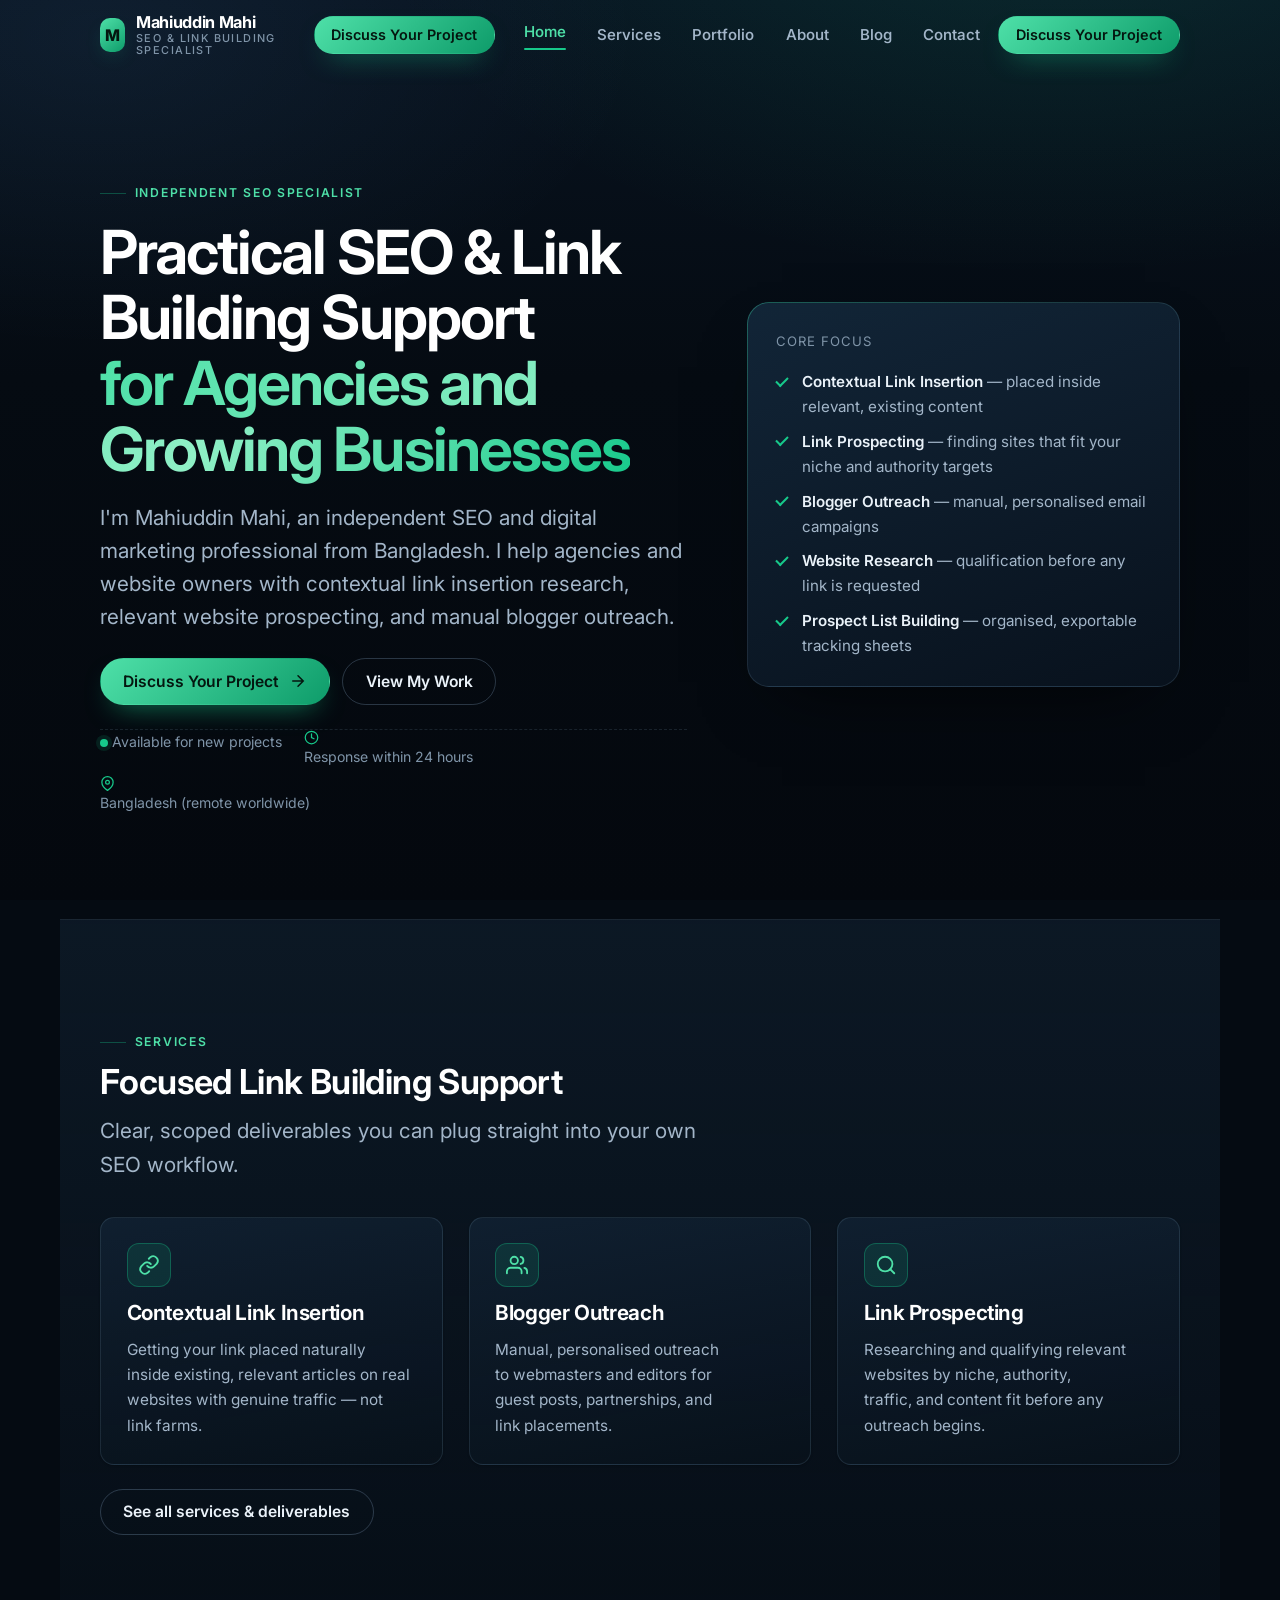
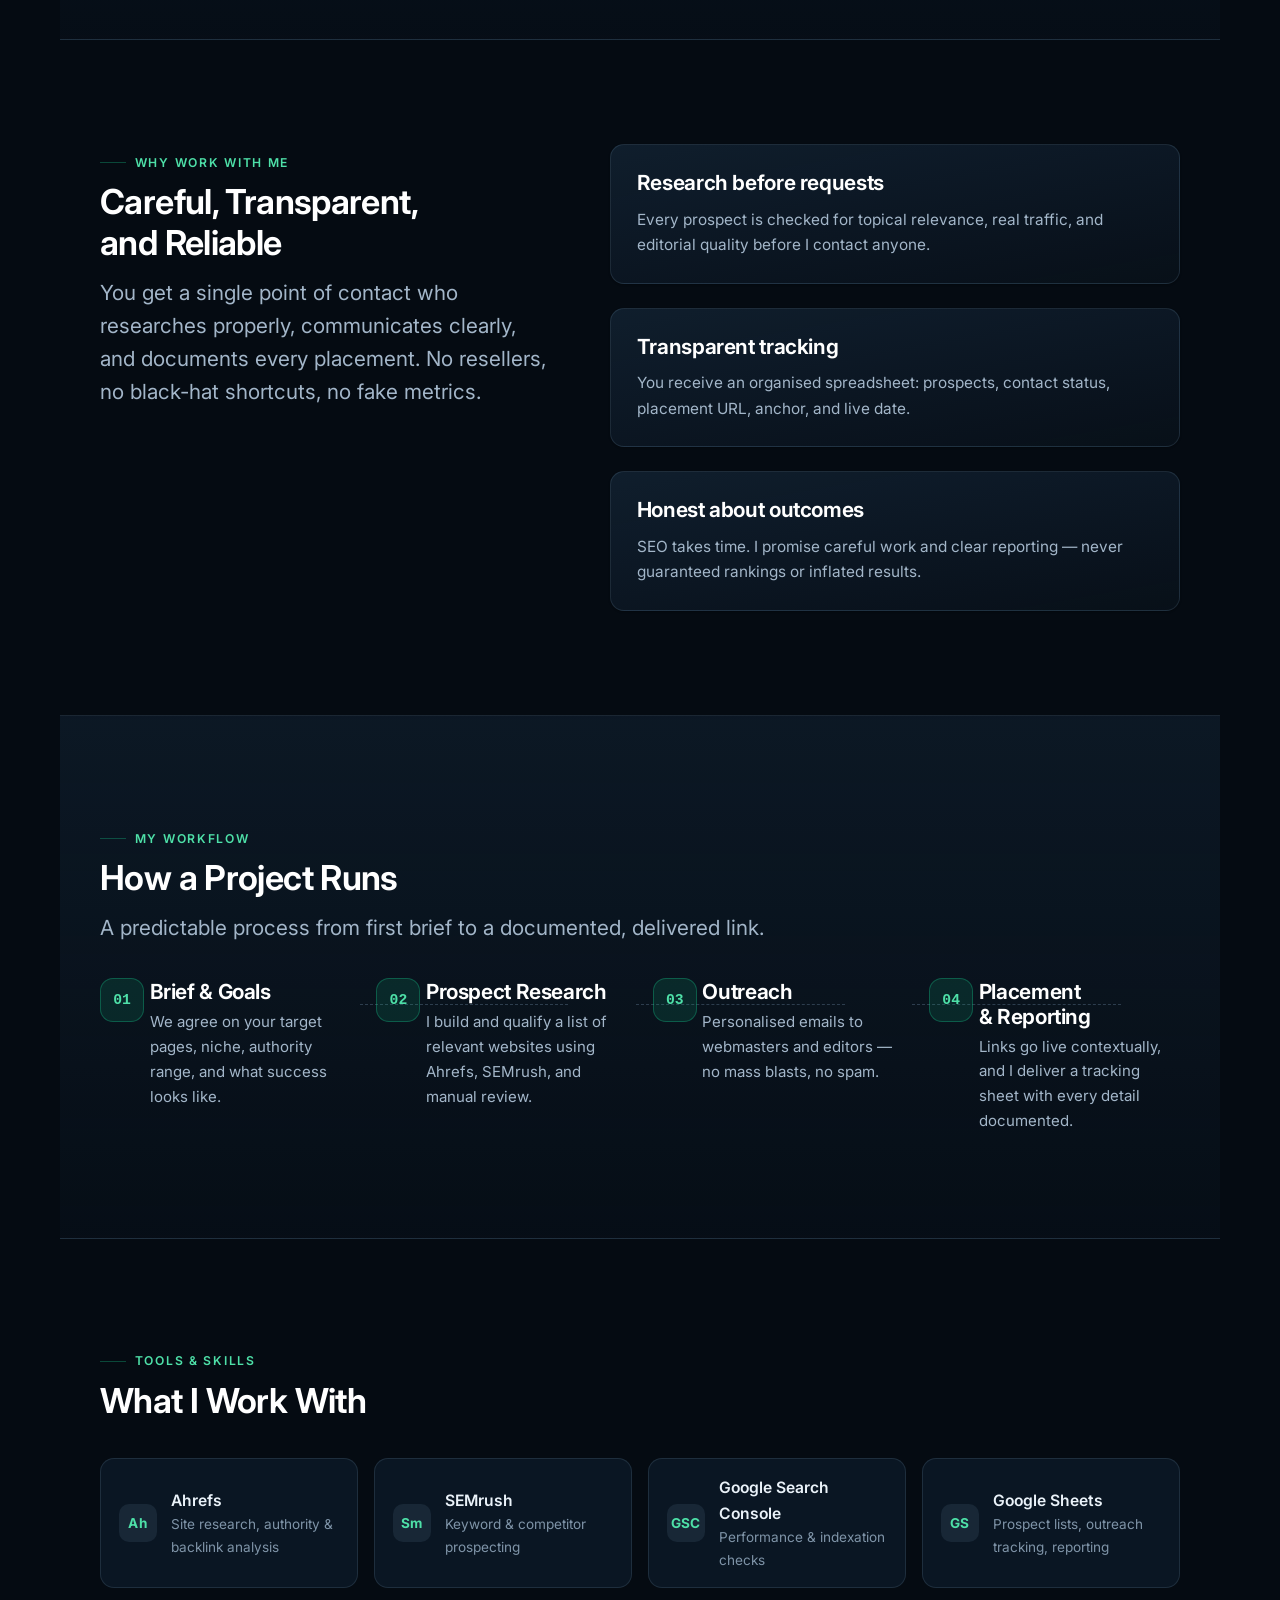
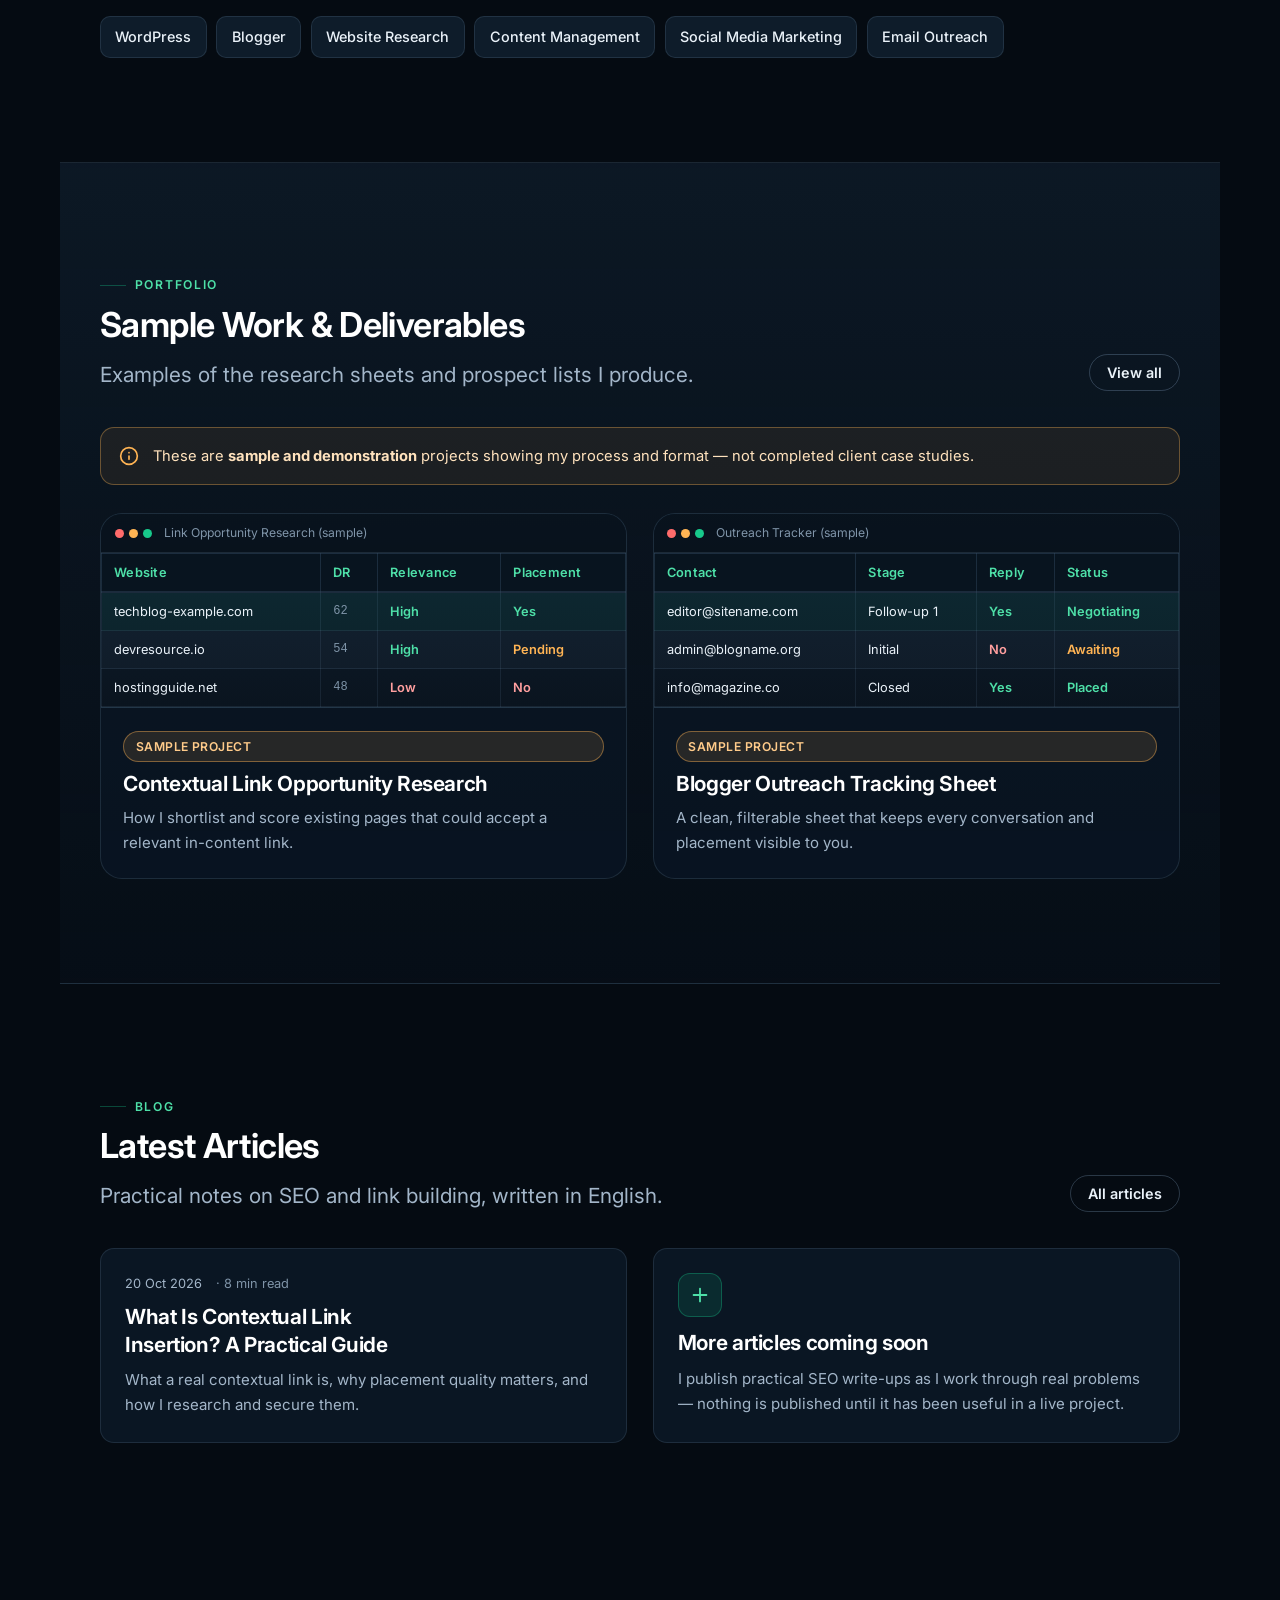
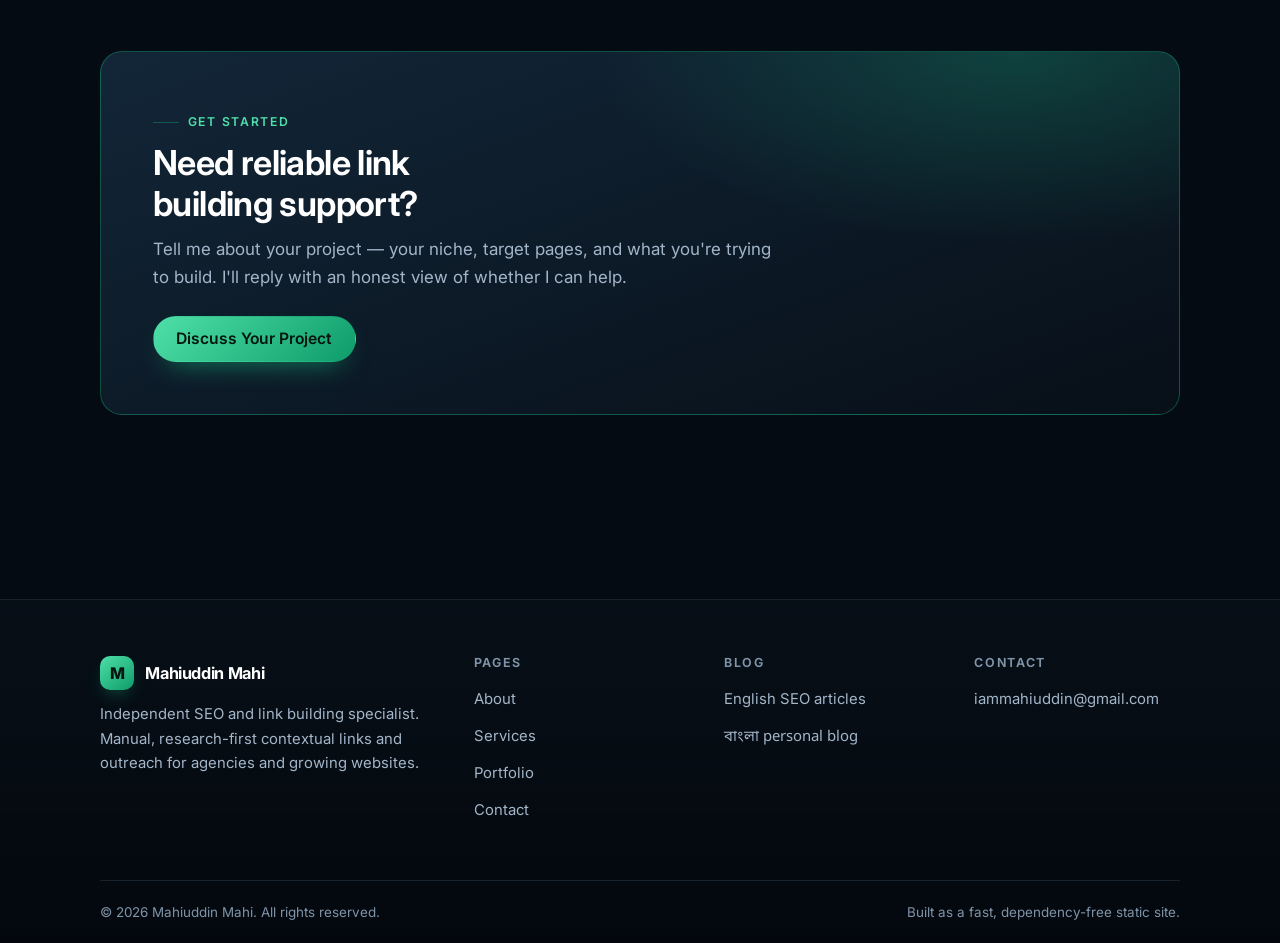
<file: index.html>
<!DOCTYPE html>
<html lang="en">
<head>
<meta charset="utf-8">
<meta name="viewport" content="width=device-width, initial-scale=1">
<meta name="robots" content="noindex, follow">
<title>Mahiuddin Mahi — SEO &amp; Contextual Link Building Specialist</title>
<meta name="description" content="Independent SEO and link building specialist in Bangladesh. Manual contextual link insertion, blogger outreach and link prospecting for agencies.">
<link rel="canonical" href="https://mahiuddin.com/">

<!-- Open Graph -->
<meta property="og:type" content="website">
<meta property="og:url" content="https://mahiuddin.com/">
<meta property="og:title" content="Mahiuddin Mahi — SEO &amp; Contextual Link Building Specialist">
<meta property="og:description" content="Independent SEO and link building specialist. Manual contextual link insertion, blogger outreach, and link prospecting for agencies and growing websites.">
<meta property="og:image" content="https://mahiuddin.com/assets/images/og-image.png">
<meta property="og:image:width" content="2400">
<meta property="og:image:height" content="1260">
<meta property="og:locale" content="en_US">
<meta property="og:site_name" content="Mahiuddin Mahi">

<!-- Twitter Card -->
<meta name="twitter:card" content="summary_large_image">
<meta name="twitter:title" content="Mahiuddin Mahi — SEO &amp; Contextual Link Building Specialist">
<meta name="twitter:description" content="Independent SEO and link building specialist. Manual contextual link insertion, blogger outreach, and link prospecting.">
<meta name="twitter:image" content="https://mahiuddin.com/assets/images/og-image.png">

<meta name="theme-color" content="#081320">

<!-- Favicon -->
<link rel="icon" type="image/svg+xml" href="/assets/icons/favicon.svg">

<!-- Structured data: Person + WebSite -->
<script type="application/ld+json">
{
  "@context": "https://schema.org",
  "@graph": [
    {
      "@type": "Person",
      "@id": "https://mahiuddin.com/#person",
      "name": "Mahiuddin Mahi",
      "url": "https://mahiuddin.com/",
      "jobTitle": "SEO and Link Building Specialist",
      "worksFor": { "@id": "https://mahiuddin.com/#website" },
      "knowsAbout": [
        "Contextual Link Insertion", "Link Building", "Blogger Outreach",
        "Link Prospecting", "SEO", "Digital Marketing"
      ]
    },
    {
      "@type": "WebSite",
      "@id": "https://mahiuddin.com/#website",
      "url": "https://mahiuddin.com/",
      "name": "Mahiuddin Mahi",
      "publisher": { "@id": "https://mahiuddin.com/#person" },
      "inLanguage": ["en", "bn"]
    }
  ]
}
</script>

<!-- Fonts -->
<link rel="preconnect" href="https://fonts.googleapis.com">
<link rel="preconnect" href="https://fonts.gstatic.com" crossorigin>
<link href="https://fonts.googleapis.com/css2?family=Inter:wght@400;500;600;700&family=Noto+Sans+Bengali:wght@400;500;600;700&display=swap" rel="stylesheet">

<!-- Stylesheet + scripts (deferred, no build) -->
<link rel="stylesheet" href="/assets/css/style.css">
<script src="/assets/js/config.js" defer></script>
<script src="/assets/js/main.js" defer></script>
</head>

<body>
<a class="skip-link" href="#main">Skip to content</a>

<header class="site-header">
  <nav class="container nav" aria-label="Main navigation">
    <a href="/" class="brand" aria-label="Mahiuddin Mahi — home">
      <span class="brand__mark">M</span>
      <span class="brand__text">
        Mahiuddin Mahi
        <span class="brand__role" data-site="role" data-site-text="visible">SEO &amp; Link Building</span>
      </span>
    </a>

    <div class="nav__actions">
      <a href="/contact/" class="btn btn--primary btn--sm">Discuss Your Project</a>
    </div>

    <button class="nav__toggle" aria-expanded="false" aria-controls="nav-list" aria-label="Toggle navigation menu">
      <svg class="icon-open" viewBox="0 0 24 24" fill="none" stroke="currentColor" stroke-width="2" stroke-linecap="round"><path d="M3 6h18M3 12h18M3 18h18"/></svg>
      <svg class="icon-close" viewBox="0 0 24 24" fill="none" stroke="currentColor" stroke-width="2" stroke-linecap="round"><path d="M6 6l12 12M18 6L6 18"/></svg>
    </button>

    <ul class="nav__list" id="nav-list">
      <li><a href="/" class="nav__link" aria-current="page">Home</a></li>
      <li><a href="/services/" class="nav__link">Services</a></li>
      <li><a href="/portfolio/" class="nav__link">Portfolio</a></li>
      <li><a href="/about/" class="nav__link">About</a></li>
      <li><a href="/blog/" class="nav__link">Blog</a></li>
      <li><a href="/contact/" class="nav__link">Contact</a></li>
      <li><a href="/contact/" class="btn btn--primary btn--sm nav__cta">Discuss Your Project</a></li>
    </ul>
  </nav>
</header>

<main id="main">

  <!-- ===== HERO ===== -->
  <section class="hero container">
    <div class="hero__grid">
      <div class="stack">
        <span class="eyebrow">Independent SEO Specialist</span>
        <h1>
          Practical SEO &amp; Link Building Support<br>
          <span class="highlight">for Agencies and Growing Businesses</span>
        </h1>
        <p class="lead">
          I'm Mahiuddin Mahi, an independent SEO and digital marketing professional from Bangladesh.
          I help agencies and website owners with contextual link insertion research, relevant website
          prospecting, and manual blogger outreach.
        </p>

        <div class="btn-row">
          <a href="/contact/" class="btn btn--primary">
            Discuss Your Project
            <svg viewBox="0 0 24 24" fill="none" stroke="currentColor" stroke-width="2" stroke-linecap="round"><path d="M5 12h14M12 5l7 7-7 7"/></svg>
          </a>
          <a href="/portfolio/" class="btn btn--ghost">View My Work</a>
        </div>

        <ul class="hero__meta" role="list">
          <li>
            <span class="status-dot"></span>
            <span>Available for new projects</span>
          </li>
          <li>
            <svg viewBox="0 0 24 24" fill="none" stroke="currentColor" stroke-width="2" stroke-linecap="round"><circle cx="12" cy="12" r="10"/><path d="M12 6v6l4 2"/></svg>
            <span>Response within 24 hours</span>
          </li>
          <li>
            <svg viewBox="0 0 24 24" fill="none" stroke="currentColor" stroke-width="2" stroke-linecap="round"><path d="M21 10c0 7-9 13-9 13s-9-6-9-13a9 9 0 0118 0z"/><circle cx="12" cy="10" r="3"/></svg>
            <span>Bangladesh (remote worldwide)</span>
          </li>
        </ul>
      </div>

      <aside class="hero__panel" aria-label="Focus areas">
        <div class="hero__panel-head">
          <span>Core Focus</span>
        </div>
        <ul class="list-check" role="list">
          <li><strong>Contextual Link Insertion</strong> — placed inside relevant, existing content</li>
          <li><strong>Link Prospecting</strong> — finding sites that fit your niche and authority targets</li>
          <li><strong>Blogger Outreach</strong> — manual, personalised email campaigns</li>
          <li><strong>Website Research</strong> — qualification before any link is requested</li>
          <li><strong>Prospect List Building</strong> — organised, exportable tracking sheets</li>
        </ul>
      </aside>
    </div>
  </section>

  <!-- ===== SERVICES OVERVIEW ===== -->
  <section class="section section--alt container" aria-labelledby="services-heading">
    <div class="section-head">
      <span class="eyebrow">Services</span>
      <h2 id="services-heading">Focused Link Building Support</h2>
      <p class="lead">Clear, scoped deliverables you can plug straight into your own SEO workflow.</p>
    </div>

    <div class="grid grid--3">
      <article class="card card--hover">
        <div class="card__icon">
          <svg viewBox="0 0 24 24" fill="none" stroke="currentColor" stroke-width="2" stroke-linecap="round"><path d="M10 13a5 5 0 007.5.5l3-3a5 5 0 00-7-7l-1.7 1.7"/><path d="M14 11a5 5 0 00-7.5-.5l-3 3a5 5 0 007 7l1.7-1.7"/></svg>
        </div>
        <h3>Contextual Link Insertion</h3>
        <p>Getting your link placed naturally inside existing, relevant articles on real websites with genuine traffic — not link farms.</p>
      </article>

      <article class="card card--hover">
        <div class="card__icon">
          <svg viewBox="0 0 24 24" fill="none" stroke="currentColor" stroke-width="2" stroke-linecap="round"><path d="M17 21v-2a4 4 0 00-4-4H5a4 4 0 00-4 4v2"/><circle cx="9" cy="7" r="4"/><path d="M23 21v-2a4 4 0 00-3-3.87M16 3.13a4 4 0 010 7.75"/></svg>
        </div>
        <h3>Blogger Outreach</h3>
        <p>Manual, personalised outreach to webmasters and editors for guest posts, partnerships, and link placements.</p>
      </article>

      <article class="card card--hover">
        <div class="card__icon">
          <svg viewBox="0 0 24 24" fill="none" stroke="currentColor" stroke-width="2" stroke-linecap="round"><circle cx="11" cy="11" r="8"/><path d="M21 21l-4.35-4.35"/></svg>
        </div>
        <h3>Link Prospecting</h3>
        <p>Researching and qualifying relevant websites by niche, authority, traffic, and content fit before any outreach begins.</p>
      </article>
    </div>

    <div class="btn-row">
      <a href="/services/" class="btn btn--ghost">See all services &amp; deliverables</a>
    </div>
  </section>

  <!-- ===== WHY WORK WITH ME ===== -->
  <section class="section container" aria-labelledby="why-heading">
    <div class="split split--46">
      <div class="section-head">
        <span class="eyebrow">Why Work With Me</span>
        <h2 id="why-heading">Careful, Transparent, and Reliable</h2>
        <p class="lead">
          You get a single point of contact who researches properly, communicates clearly,
          and documents every placement. No resellers, no black-hat shortcuts, no fake metrics.
        </p>
      </div>

      <div class="stack-lg">
        <article class="card">
          <h3>Research before requests</h3>
          <p>Every prospect is checked for topical relevance, real traffic, and editorial quality before I contact anyone.</p>
        </article>
        <article class="card">
          <h3>Transparent tracking</h3>
          <p>You receive an organised spreadsheet: prospects, contact status, placement URL, anchor, and live date.</p>
        </article>
        <article class="card">
          <h3>Honest about outcomes</h3>
          <p>SEO takes time. I promise careful work and clear reporting — never guaranteed rankings or inflated results.</p>
        </article>
      </div>
    </div>
  </section>

  <!-- ===== WORKFLOW ===== -->
  <section class="section section--alt container" aria-labelledby="process-heading">
    <div class="section-head">
      <span class="eyebrow">My Workflow</span>
      <h2 id="process-heading">How a Project Runs</h2>
      <p class="lead">A predictable process from first brief to a documented, delivered link.</p>
    </div>

    <ol class="process" role="list">
      <li class="process__item">
        <span class="process__num" aria-hidden="true"></span>
        <h3>Brief &amp; Goals</h3>
        <p>We agree on your target pages, niche, authority range, and what success looks like.</p>
      </li>
      <li class="process__item">
        <span class="process__num" aria-hidden="true"></span>
        <h3>Prospect Research</h3>
        <p>I build and qualify a list of relevant websites using Ahrefs, SEMrush, and manual review.</p>
      </li>
      <li class="process__item">
        <span class="process__num" aria-hidden="true"></span>
        <h3>Outreach</h3>
        <p>Personalised emails to webmasters and editors — no mass blasts, no spam.</p>
      </li>
      <li class="process__item">
        <span class="process__num" aria-hidden="true"></span>
        <h3>Placement &amp; Reporting</h3>
        <p>Links go live contextually, and I deliver a tracking sheet with every detail documented.</p>
      </li>
    </ol>
  </section>

  <!-- ===== TOOLS & SKILLS ===== -->
  <section class="section container" aria-labelledby="tools-heading">
    <div class="section-head">
      <span class="eyebrow">Tools &amp; Skills</span>
      <h2 id="tools-heading">What I Work With</h2>
    </div>

    <div class="tools">
      <div class="tool">
        <span class="tool__mark">Ah</span>
        <div>
          <div class="tool__name">Ahrefs</div>
          <div class="tool__use">Site research, authority &amp; backlink analysis</div>
        </div>
      </div>
      <div class="tool">
        <span class="tool__mark">Sm</span>
        <div>
          <div class="tool__name">SEMrush</div>
          <div class="tool__use">Keyword &amp; competitor prospecting</div>
        </div>
      </div>
      <div class="tool">
        <span class="tool__mark">GSC</span>
        <div>
          <div class="tool__name">Google Search Console</div>
          <div class="tool__use">Performance &amp; indexation checks</div>
        </div>
      </div>
      <div class="tool">
        <span class="tool__mark">GS</span>
        <div>
          <div class="tool__name">Google Sheets</div>
          <div class="tool__use">Prospect lists, outreach tracking, reporting</div>
        </div>
      </div>
    </div>

    <ul class="chip-group" role="list" aria-label="Additional skills" style="margin-top: 1.75rem;">
      <li class="chip">WordPress</li>
      <li class="chip">Blogger</li>
      <li class="chip">Website Research</li>
      <li class="chip">Content Management</li>
      <li class="chip">Social Media Marketing</li>
      <li class="chip">Email Outreach</li>
    </ul>
  </section>

  <!-- ===== PORTFOLIO PREVIEW ===== -->
  <section class="section section--alt container" aria-labelledby="portfolio-heading">
    <div class="section-head section-head--split">
      <div>
        <span class="eyebrow">Portfolio</span>
        <h2 id="portfolio-heading">Sample Work &amp; Deliverables</h2>
        <p class="lead">Examples of the research sheets and prospect lists I produce.</p>
      </div>
      <a href="/portfolio/" class="btn btn--ghost btn--sm">View all</a>
    </div>

    <div class="note">
      <svg viewBox="0 0 24 24" fill="none" stroke="currentColor" stroke-width="2" stroke-linecap="round"><circle cx="12" cy="12" r="10"/><path d="M12 16v-4M12 8h.01"/></svg>
      <span>These are <strong>sample and demonstration</strong> projects showing my process and format — not completed client case studies.</span>
    </div>

    <div class="grid grid--2" style="margin-top: 1.75rem;">
      <article class="work-card">
        <div class="sheet">
          <div class="sheet__bar">
            <span class="sheet__dots"><i></i><i></i><i></i></span>
            Link Opportunity Research (sample)
          </div>
          <div class="sheet__scroll">
            <table>
              <caption>Sample contextual link opportunity research spreadsheet</caption>
              <thead>
                <tr><th>Website</th><th>DR</th><th>Relevance</th><th>Placement</th></tr>
              </thead>
              <tbody>
                <tr class="row-hl"><td>techblog-example.com</td><td class="num">62</td><td class="yes">High</td><td class="yes">Yes</td></tr>
                <tr><td>devresource.io</td><td class="num">54</td><td class="yes">High</td><td class="maybe">Pending</td></tr>
                <tr><td>hostingguide.net</td><td class="num">48</td><td class="no">Low</td><td class="no">No</td></tr>
              </tbody>
            </table>
          </div>
        </div>
        <div class="work-card__body">
          <span class="badge badge--sample">Sample Project</span>
          <h3>Contextual Link Opportunity Research</h3>
          <p>How I shortlist and score existing pages that could accept a relevant in-content link.</p>
        </div>
      </article>

      <article class="work-card">
        <div class="sheet">
          <div class="sheet__bar">
            <span class="sheet__dots"><i></i><i></i><i></i></span>
            Outreach Tracker (sample)
          </div>
          <div class="sheet__scroll">
            <table>
              <caption>Sample blogger outreach tracking spreadsheet</caption>
              <thead>
                <tr><th>Contact</th><th>Stage</th><th>Reply</th><th>Status</th></tr>
              </thead>
              <tbody>
                <tr class="row-hl"><td>editor@sitename.com</td><td>Follow-up 1</td><td class="yes">Yes</td><td class="yes">Negotiating</td></tr>
                <tr><td>admin@blogname.org</td><td>Initial</td><td class="no">No</td><td class="maybe">Awaiting</td></tr>
                <tr><td>info@magazine.co</td><td>Closed</td><td class="yes">Yes</td><td class="yes">Placed</td></tr>
              </tbody>
            </table>
          </div>
        </div>
        <div class="work-card__body">
          <span class="badge badge--sample">Sample Project</span>
          <h3>Blogger Outreach Tracking Sheet</h3>
          <p>A clean, filterable sheet that keeps every conversation and placement visible to you.</p>
        </div>
      </article>
    </div>
  </section>

  <!-- ===== LATEST FROM THE BLOG ===== -->
  <section class="section container" aria-labelledby="blog-heading">
    <div class="section-head section-head--split">
      <div>
        <span class="eyebrow">Blog</span>
        <h2 id="blog-heading">Latest Articles</h2>
        <p class="lead">Practical notes on SEO and link building, written in English.</p>
      </div>
      <a href="/blog/" class="btn btn--ghost btn--sm">All articles</a>
    </div>

    <div class="grid grid--3">
      <article class="post-card">
        <div class="post-meta">
          <time datetime="2026-10-20">20 Oct 2026</time>
          <span>· 8 min read</span>
        </div>
        <h3><a href="/blog/contextual-link-insertion/">What Is Contextual Link Insertion? A Practical Guide</a></h3>
        <p>What a real contextual link is, why placement quality matters, and how I research and secure them.</p>
      </article>

      <article class="post-card">
        <div class="card__icon">
          <svg viewBox="0 0 24 24" fill="none" stroke="currentColor" stroke-width="2" stroke-linecap="round"><path d="M12 5v14M5 12h14"/></svg>
        </div>
        <h3>More articles coming soon</h3>
        <p>I publish practical SEO write-ups as I work through real problems — nothing is published until it has been useful in a live project.</p>
      </article>
    </div>
  </section>

  <!-- ===== FINAL CONTACT CTA ===== -->
  <section class="section container">
    <div class="cta-band">
      <span class="eyebrow">Get Started</span>
      <h2 style="margin-block: 0.7rem 0;">Need reliable link building support?</h2>
      <p>Tell me about your project — your niche, target pages, and what you're trying to build. I'll reply with an honest view of whether I can help.</p>
      <div class="btn-row">
        <a href="/contact/" class="btn btn--primary">Discuss Your Project</a>
        <a href="https://www.fiverr.com/" class="btn btn--ghost" data-social="fiverrUrl" data-hide-if-empty rel="noopener nofollow">Order via Fiverr</a>
      </div>
    </div>
  </section>

</main>

<footer class="site-footer">
  <div class="container">
    <div class="footer__grid">
      <div class="footer__about">
        <a href="/" class="brand">
          <span class="brand__mark">M</span>
          <span class="brand__text">Mahiuddin Mahi</span>
        </a>
        <p>Independent SEO and link building specialist. Manual, research-first contextual links and outreach for agencies and growing websites.</p>
      </div>

      <div class="footer">
        <h3>Pages</h3>
        <ul class="footer__links">
          <li><a href="/about/">About</a></li>
          <li><a href="/services/">Services</a></li>
          <li><a href="/portfolio/">Portfolio</a></li>
          <li><a href="/contact/">Contact</a></li>
        </ul>
      </div>

      <div class="footer">
        <h3>Blog</h3>
        <ul class="footer__links">
          <li><a href="/blog/">English SEO articles</a></li>
          <li><a href="/bn/" lang="bn">বাংলা personal blog</a></li>
        </ul>
      </div>

      <div class="footer">
        <h3>Contact</h3>
        <ul class="footer__links">
          <li><a href="mailto:iammahiuddin@gmail.com" data-site="email" data-site-text="visible">iammahiuddin@gmail.com</a></li>
          <li><a href="https://www.fiverr.com/" data-social="fiverrUrl" data-hide-if-empty rel="noopener nofollow">Fiverr profile</a></li>
        </ul>
      </div>
    </div>

    <div class="footer__bottom">
      <p>© <span data-year>2026</span> Mahiuddin Mahi. All rights reserved.</p>
      <p>Built as a fast, dependency-free static site.</p>
    </div>
  </div>
</footer>

</body>
</html>
</file>
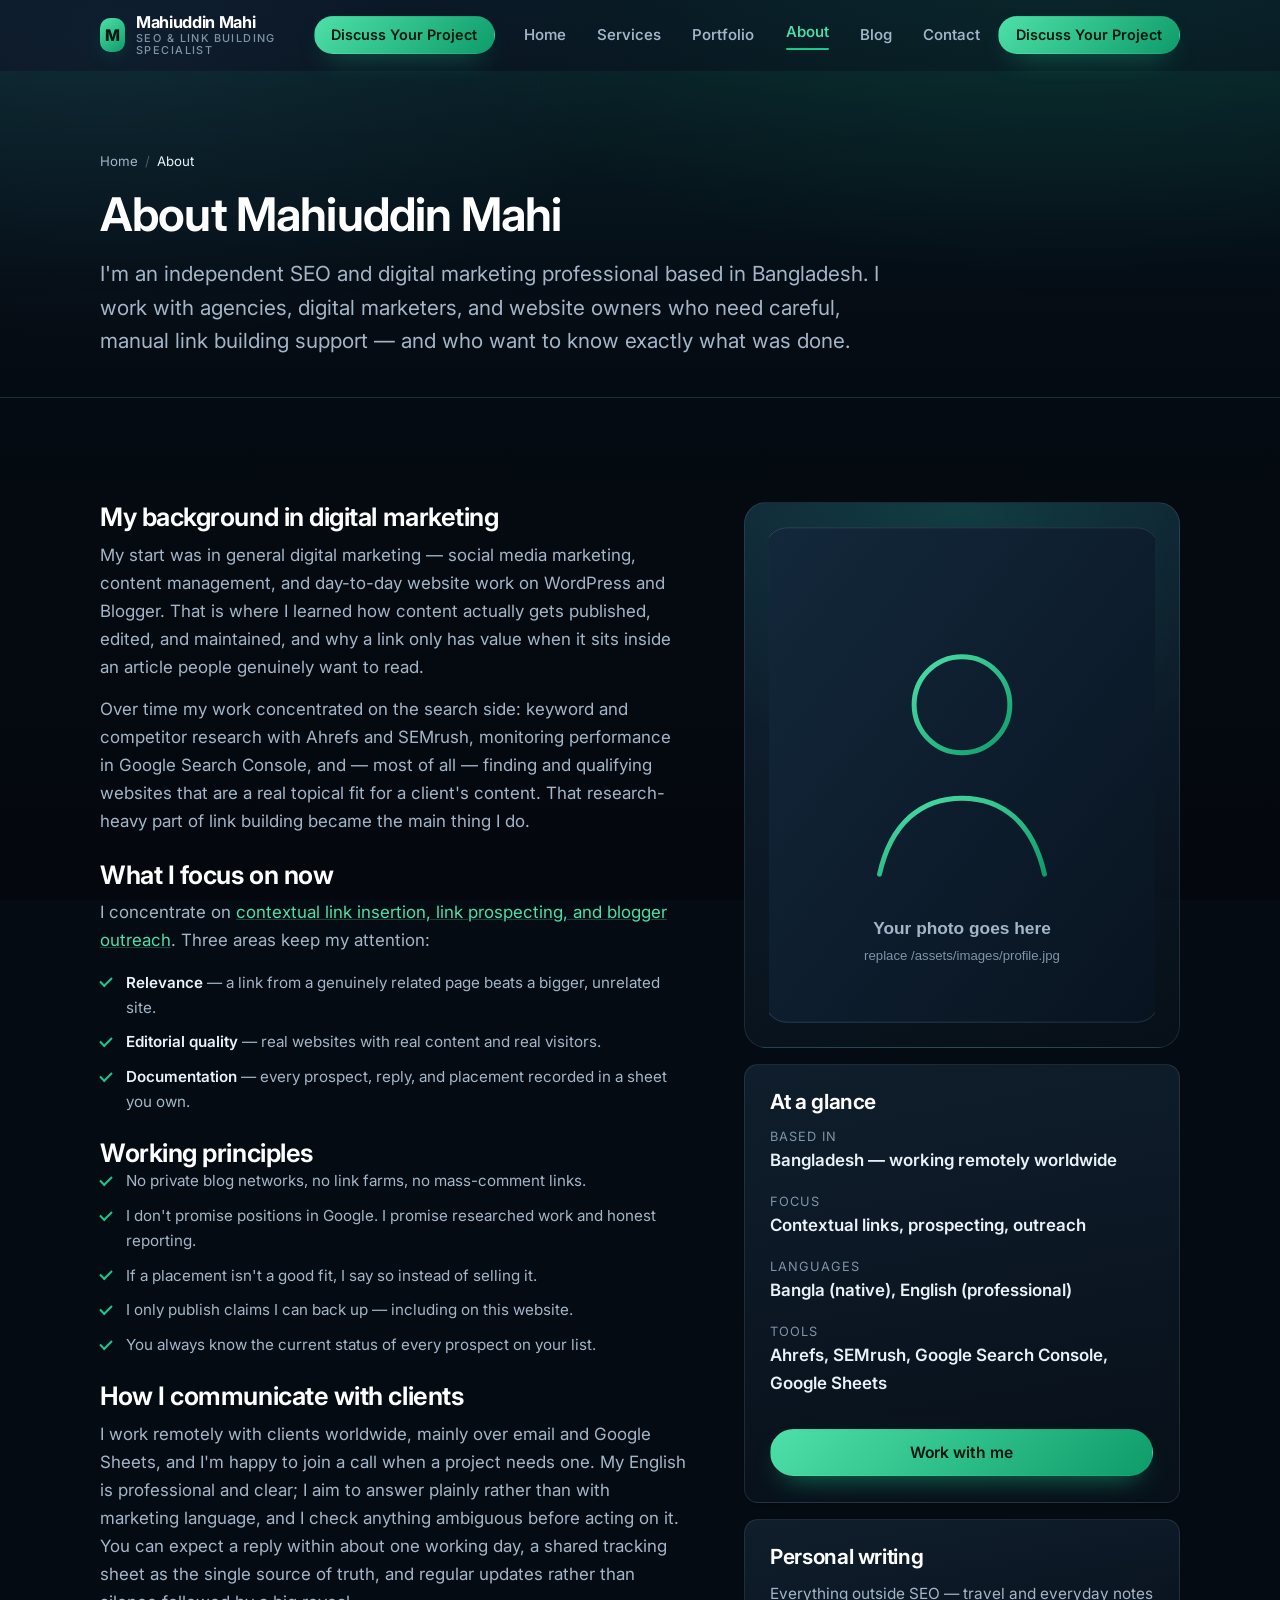
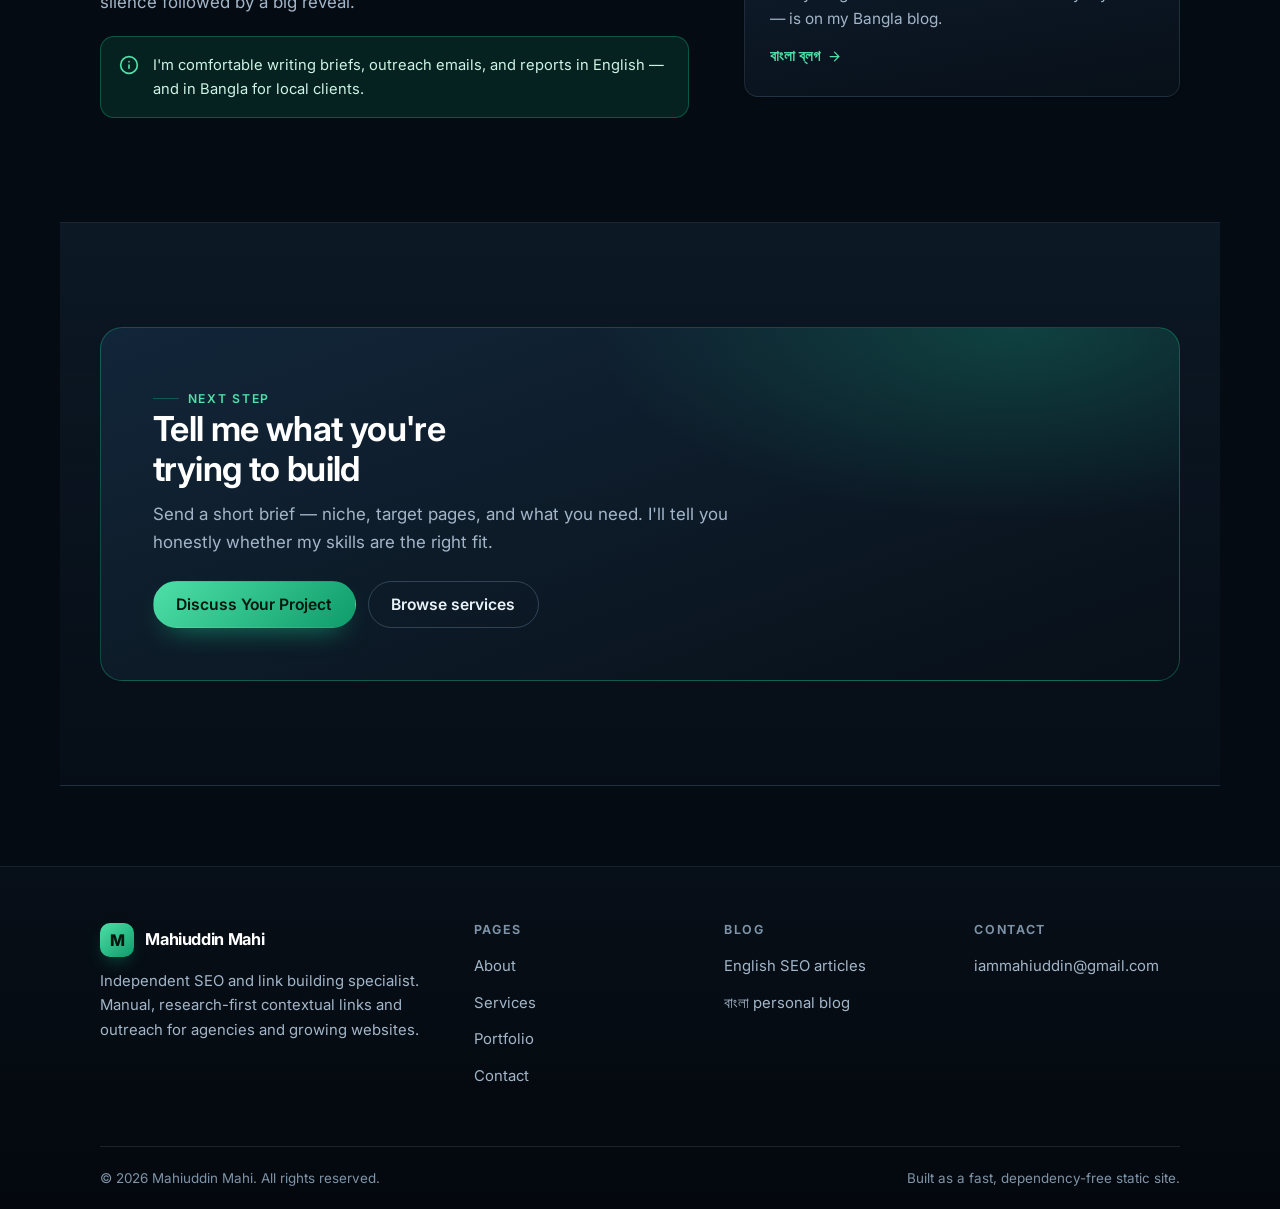
<file: about/index.html>
<!DOCTYPE html>
<html lang="en">
<head>
<meta charset="utf-8">
<meta name="viewport" content="width=device-width, initial-scale=1">
<meta name="robots" content="noindex, follow">
<title>About — Mahiuddin Mahi, SEO &amp; Link Building Specialist</title>
<meta name="description" content="Who I am, how I work, and what I focus on: an independent SEO and link building professional from Bangladesh supporting agencies and website owners worldwide.">
<link rel="canonical" href="https://mahiuddin.com/about/">

<meta property="og:type" content="profile">
<meta property="og:url" content="https://mahiuddin.com/about/">
<meta property="og:title" content="About Mahiuddin Mahi — Independent SEO &amp; Link Building Professional">
<meta property="og:description" content="An independent SEO and link building professional from Bangladesh supporting agencies and website owners worldwide.">
<meta property="og:image" content="https://mahiuddin.com/assets/images/og-image.png">
<meta property="og:locale" content="en_US">
<meta property="og:site_name" content="Mahiuddin Mahi">

<meta name="twitter:card" content="summary_large_image">
<meta name="twitter:title" content="About Mahiuddin Mahi — Independent SEO &amp; Link Building Professional">
<meta name="twitter:description" content="An independent SEO and link building professional from Bangladesh supporting agencies and website owners worldwide.">
<meta name="twitter:image" content="https://mahiuddin.com/assets/images/og-image.png">

<meta name="theme-color" content="#081320">
<link rel="icon" type="image/svg+xml" href="/assets/icons/favicon.svg">

<script type="application/ld+json">
{
  "@context": "https://schema.org",
  "@graph": [
    {
      "@type": "Person",
      "@id": "https://mahiuddin.com/#person",
      "name": "Mahiuddin Mahi",
      "url": "https://mahiuddin.com/",
      "jobTitle": "SEO and Link Building Specialist",
      "email": "mailto:iammahiuddin@gmail.com",
      "knowsAbout": [
        "Contextual Link Insertion", "Link Building", "Blogger Outreach",
        "Link Prospecting", "Website Research", "SEO", "Digital Marketing"
      ],
      "knowsLanguage": ["en", "bn"],
      "address": { "@type": "PostalAddress", "addressCountry": "BD" }
    },
    {
      "@type": "BreadcrumbList",
      "itemListElement": [
        { "@type": "ListItem", "position": 1, "name": "Home", "item": "https://mahiuddin.com/" },
        { "@type": "ListItem", "position": 2, "name": "About", "item": "https://mahiuddin.com/about/" }
      ]
    }
  ]
}
</script>

<link rel="preconnect" href="https://fonts.googleapis.com">
<link rel="preconnect" href="https://fonts.gstatic.com" crossorigin>
<link href="https://fonts.googleapis.com/css2?family=Inter:wght@400;500;600;700&display=swap" rel="stylesheet">
<link rel="stylesheet" href="/assets/css/style.css">
<script src="/assets/js/config.js" defer></script>
<script src="/assets/js/main.js" defer></script>
</head>

<body>
<a class="skip-link" href="#main">Skip to content</a>

<header class="site-header">
  <nav class="container nav" aria-label="Main navigation">
    <a href="/" class="brand" aria-label="Mahiuddin Mahi — home">
      <span class="brand__mark">M</span>
      <span class="brand__text">
        Mahiuddin Mahi
        <span class="brand__role" data-site="role" data-site-text="visible">SEO &amp; Link Building</span>
      </span>
    </a>
    <div class="nav__actions">
      <a href="/contact/" class="btn btn--primary btn--sm">Discuss Your Project</a>
    </div>
    <button class="nav__toggle" aria-expanded="false" aria-controls="nav-list" aria-label="Toggle navigation menu">
      <svg class="icon-open" viewBox="0 0 24 24" fill="none" stroke="currentColor" stroke-width="2" stroke-linecap="round"><path d="M3 6h18M3 12h18M3 18h18"/></svg>
      <svg class="icon-close" viewBox="0 0 24 24" fill="none" stroke="currentColor" stroke-width="2" stroke-linecap="round"><path d="M6 6l12 12M18 6L6 18"/></svg>
    </button>
    <ul class="nav__list" id="nav-list">
      <li><a href="/" class="nav__link">Home</a></li>
      <li><a href="/services/" class="nav__link">Services</a></li>
      <li><a href="/portfolio/" class="nav__link">Portfolio</a></li>
      <li><a href="/about/" class="nav__link" aria-current="page">About</a></li>
      <li><a href="/blog/" class="nav__link">Blog</a></li>
      <li><a href="/contact/" class="nav__link">Contact</a></li>
      <li><a href="/contact/" class="btn btn--primary btn--sm nav__cta">Discuss Your Project</a></li>
    </ul>
  </nav>
</header>

<main id="main">
  <div class="page-banner">
    <div class="container">
      <nav class="breadcrumbs" aria-label="Breadcrumb">
        <ol role="list" style="display:flex;gap:.45rem;flex-wrap:wrap;align-items:center;">
          <li><a href="/">Home</a></li>
          <li><span aria-current="page">About</span></li>
        </ol>
      </nav>
      <h1>About Mahiuddin Mahi</h1>
      <p class="lead">
        I'm an independent SEO and digital marketing professional based in Bangladesh. I work with
        agencies, digital marketers, and website owners who need careful, manual link building support —
        and who want to know exactly what was done.
      </p>
    </div>
  </div>

  <section class="section container">
    <div class="split split--64">
      <div class="stack-lg">
        <article>
          <h2>My background in digital marketing</h2>
          <p class="muted" style="margin-top:.6rem;">
            My start was in general digital marketing — social media marketing, content management, and
            day-to-day website work on WordPress and Blogger. That is where I learned how content actually
            gets published, edited, and maintained, and why a link only has value when it sits inside an
            article people genuinely want to read.
          </p>
          <p class="muted" style="margin-top:.9rem;">
            Over time my work concentrated on the search side: keyword and competitor research with Ahrefs
            and SEMrush, monitoring performance in Google Search Console, and — most of all — finding and
            qualifying websites that are a real topical fit for a client's content. That research-heavy part
            of link building became the main thing I do.
          </p>
        </article>

        <article>
          <h2>What I focus on now</h2>
          <p class="muted" style="margin-top:.6rem;">
            I concentrate on <a href="/services/">contextual link insertion, link prospecting, and blogger
            outreach</a>. Three areas keep my attention:
          </p>
          <ul class="list-check" role="list" style="margin-top:.9rem;">
            <li><strong>Relevance</strong> — a link from a genuinely related page beats a bigger, unrelated site.</li>
            <li><strong>Editorial quality</strong> — real websites with real content and real visitors.</li>
            <li><strong>Documentation</strong> — every prospect, reply, and placement recorded in a sheet you own.</li>
          </ul>
        </article>

        <article>
          <h2>Working principles</h2>
          <ul class="list-check" role="list">
            <li>No private blog networks, no link farms, no mass-comment links.</li>
            <li>I don't promise positions in Google. I promise researched work and honest reporting.</li>
            <li>If a placement isn't a good fit, I say so instead of selling it.</li>
            <li>I only publish claims I can back up — including on this website.</li>
            <li>You always know the current status of every prospect on your list.</li>
          </ul>
        </article>

        <article>
          <h2>How I communicate with clients</h2>
          <p class="muted" style="margin-top:.6rem;">
            I work remotely with clients worldwide, mainly over email and Google Sheets, and I'm happy to
            join a call when a project needs one. My English is professional and clear; I aim to answer
            plainly rather than with marketing language, and I check anything ambiguous before acting on it.
            You can expect a reply within about one working day, a shared tracking sheet as the single source
            of truth, and regular updates rather than silence followed by a big reveal.
          </p>
          <div class="note note--info" style="margin-top:1.2rem;">
            <svg viewBox="0 0 24 24" fill="none" stroke="currentColor" stroke-width="2" stroke-linecap="round"><circle cx="12" cy="12" r="10"/><path d="M12 16v-4M12 8h.01"/></svg>
            <span>I'm comfortable writing briefs, outreach emails, and reports in English — and in Bangla for local clients.</span>
          </div>
        </article>
      </div>

      <aside class="stack" aria-label="Profile details">
        <div class="photo-frame">
          <!-- REPLACE THIS: put a real photo at /assets/images/profile.jpg and swap this block for:
               <img src="/assets/images/profile.jpg" alt="Mahiuddin Mahi, SEO and link building specialist" width="480" height="600" loading="lazy"> -->
          <img src="/assets/images/profile-placeholder.svg"
               alt="Placeholder for a profile photo of Mahiuddin Mahi"
               width="480" height="600" loading="lazy">
        </div>

        <div class="card">
          <h3>At a glance</h3>
          <dl class="stack" style="gap:0.75rem;">
            <div>
              <dt class="dim" style="font-size:.8rem;letter-spacing:.08em;text-transform:uppercase;">Based in</dt>
              <dd style="margin:0;font-weight:600;">Bangladesh — working remotely worldwide</dd>
            </div>
            <div>
              <dt class="dim" style="font-size:.8rem;letter-spacing:.08em;text-transform:uppercase;">Focus</dt>
              <dd style="margin:0;font-weight:600;">Contextual links, prospecting, outreach</dd>
            </div>
            <div>
              <dt class="dim" style="font-size:.8rem;letter-spacing:.08em;text-transform:uppercase;">Languages</dt>
              <dd style="margin:0;font-weight:600;">Bangla (native), English (professional)</dd>
            </div>
            <div>
              <dt class="dim" style="font-size:.8rem;letter-spacing:.08em;text-transform:uppercase;">Tools</dt>
              <dd style="margin:0;font-weight:600;">Ahrefs, SEMrush, Google Search Console, Google Sheets</dd>
            </div>
          </dl>
          <a href="/contact/" class="btn btn--primary btn--block" style="margin-top:1.25rem;">Work with me</a>
        </div>

        <div class="card">
          <h3>Personal writing</h3>
          <p>Everything outside SEO — travel and everyday notes — is on my Bangla blog.</p>
          <a class="card__link" href="/bn/" lang="bn">
            বাংলা ব্লগ
            <svg viewBox="0 0 24 24" fill="none" stroke="currentColor" stroke-width="2" stroke-linecap="round"><path d="M5 12h14M12 5l7 7-7 7"/></svg>
          </a>
        </div>
      </aside>
    </div>
  </section>

  <section class="section section--alt container">
    <div class="cta-band">
      <span class="eyebrow">Next step</span>
      <h2>Tell me what you're trying to build</h2>
      <p>Send a short brief — niche, target pages, and what you need. I'll tell you honestly whether my skills are the right fit.</p>
      <div class="btn-row">
        <a href="/contact/" class="btn btn--primary">Discuss Your Project</a>
        <a href="/services/" class="btn btn--ghost">Browse services</a>
      </div>
    </div>
  </section>
</main>

<footer class="site-footer">
  <div class="container">
    <div class="footer__grid">
      <div class="footer__about">
        <a href="/" class="brand">
          <span class="brand__mark">M</span>
          <span class="brand__text">Mahiuddin Mahi</span>
        </a>
        <p>Independent SEO and link building specialist. Manual, research-first contextual links and outreach for agencies and growing websites.</p>
      </div>
      <div class="footer">
        <h3>Pages</h3>
        <ul class="footer__links">
          <li><a href="/about/">About</a></li>
          <li><a href="/services/">Services</a></li>
          <li><a href="/portfolio/">Portfolio</a></li>
          <li><a href="/contact/">Contact</a></li>
        </ul>
      </div>
      <div class="footer">
        <h3>Blog</h3>
        <ul class="footer__links">
          <li><a href="/blog/">English SEO articles</a></li>
          <li><a href="/bn/" lang="bn">বাংলা personal blog</a></li>
        </ul>
      </div>
      <div class="footer">
        <h3>Contact</h3>
        <ul class="footer__links">
          <li><a href="mailto:iammahiuddin@gmail.com" data-site="email" data-site-text="visible">iammahiuddin@gmail.com</a></li>
          <li><a href="https://www.fiverr.com/" data-social="fiverrUrl" data-hide-if-empty rel="noopener nofollow">Fiverr profile</a></li>
        </ul>
      </div>
    </div>
    <div class="footer__bottom">
      <p>© <span data-year>2026</span> Mahiuddin Mahi. All rights reserved.</p>
      <p>Built as a fast, dependency-free static site.</p>
    </div>
  </div>
</footer>
</body>
</html>
</file>
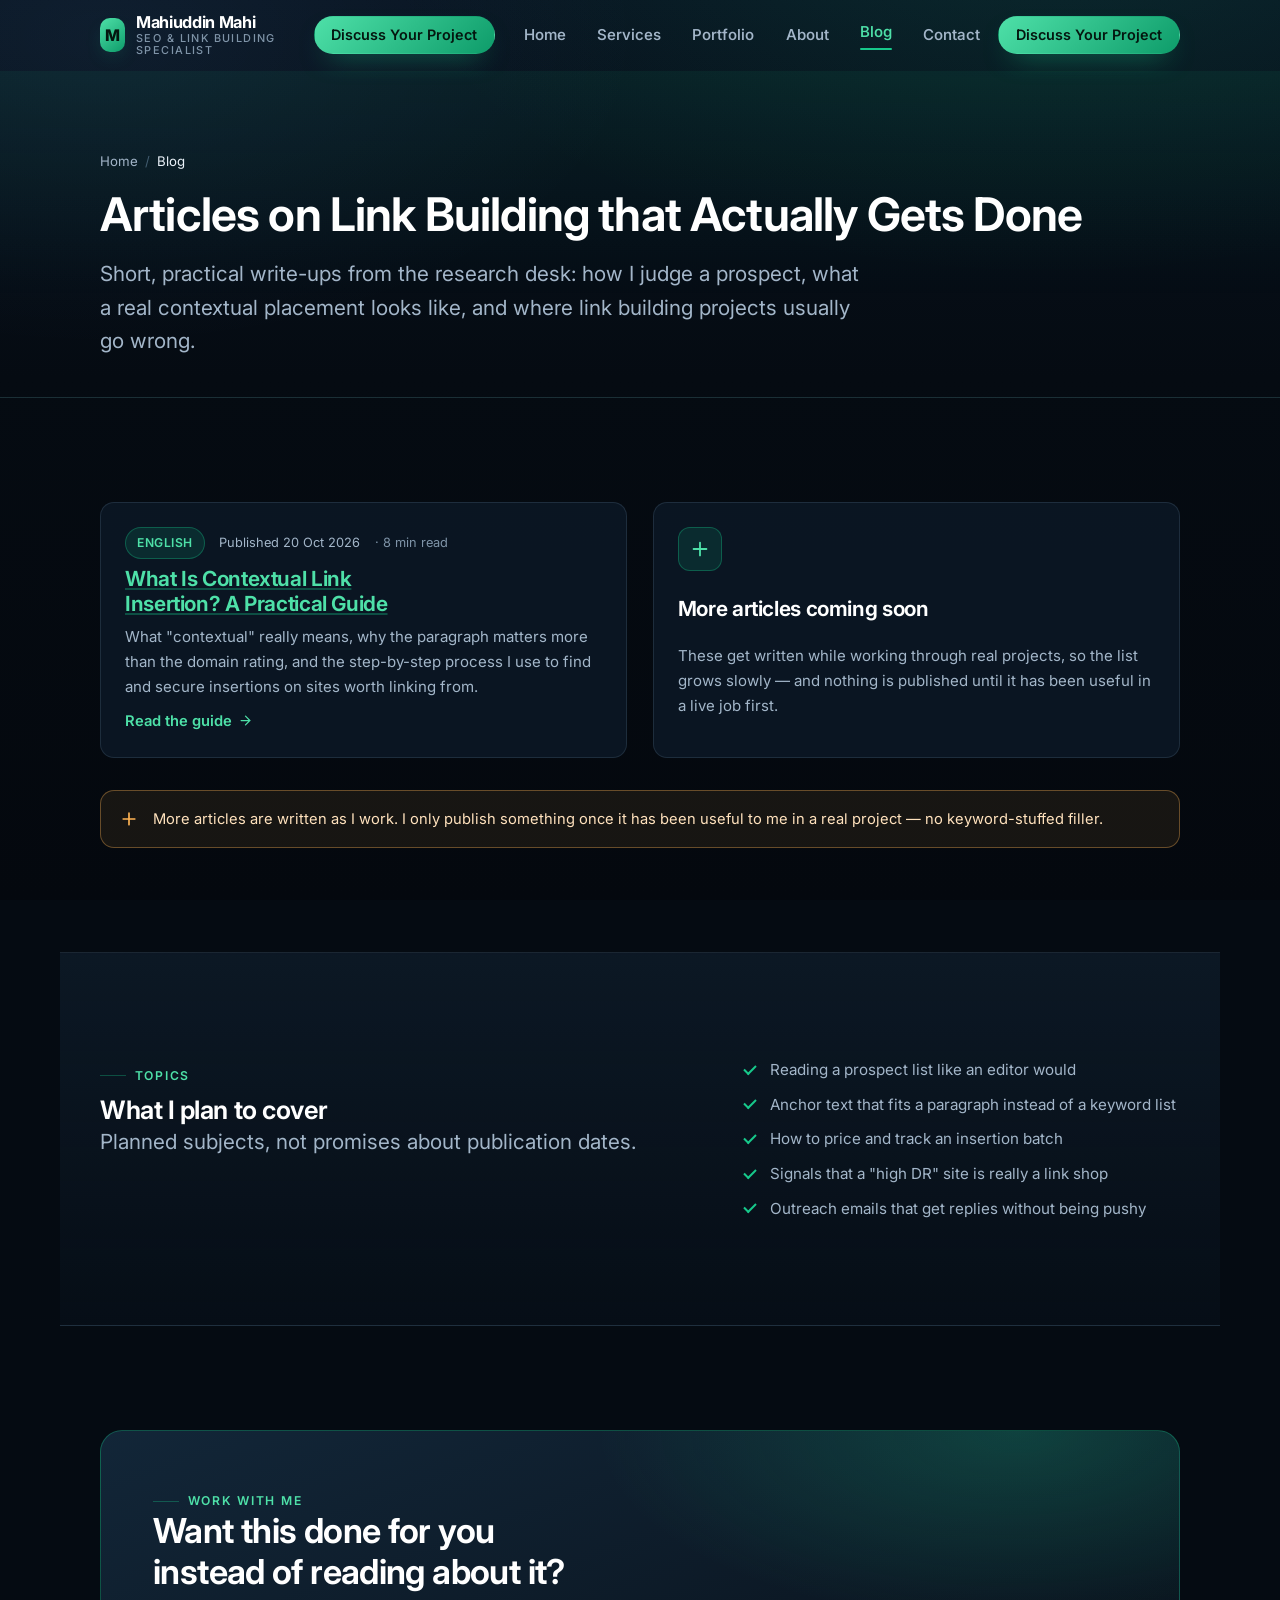
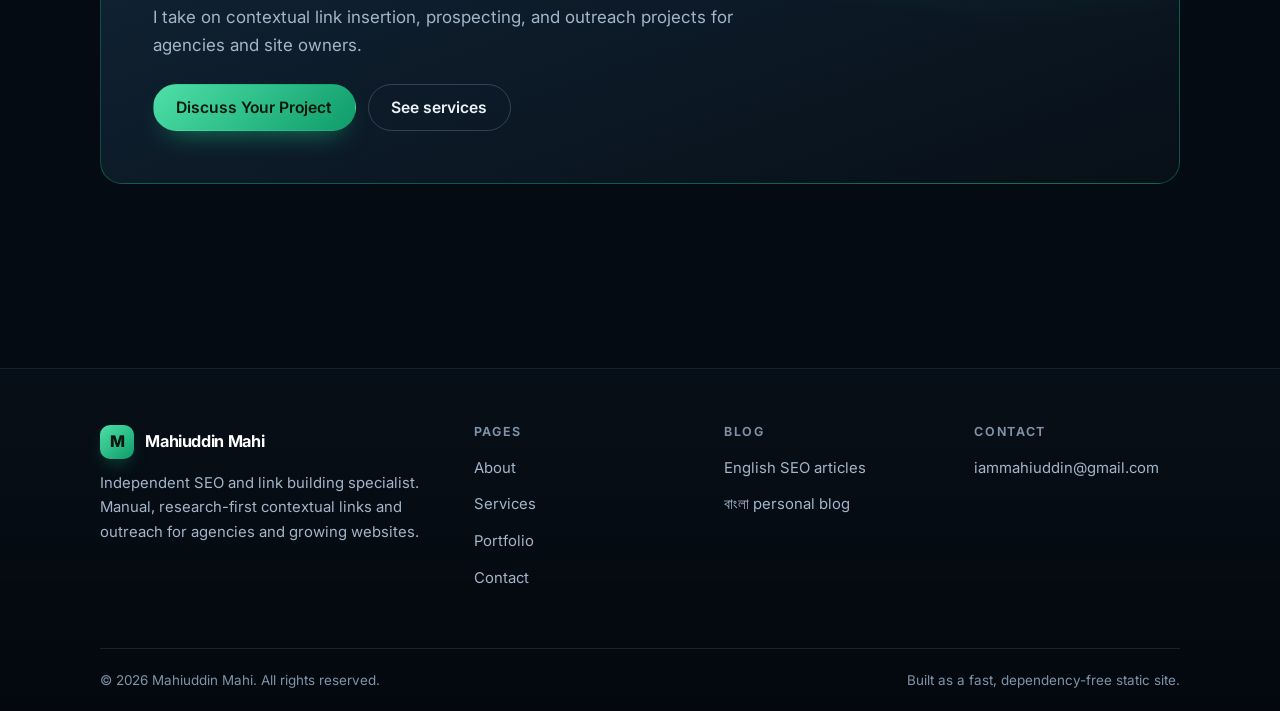
<file: blog/index.html>
<!DOCTYPE html>
<html lang="en">
<head>
<meta charset="utf-8">
<meta name="viewport" content="width=device-width, initial-scale=1">
<meta name="robots" content="noindex, follow">
<title>SEO &amp; Link Building Blog — Practical Guides by Mahiuddin Mahi</title>
<meta name="description" content="Practical, jargon-free articles on contextual link insertion, link prospecting, and blogger outreach — written in English.">
<link rel="canonical" href="https://mahiuddin.com/blog/">

<meta property="og:type" content="website">
<meta property="og:url" content="https://mahiuddin.com/blog/">
<meta property="og:title" content="SEO &amp; Link Building Blog — Practical Guides">
<meta property="og:description" content="Practical, jargon-free articles on contextual link insertion, prospecting, and outreach.">
<meta property="og:image" content="https://mahiuddin.com/assets/images/og-image.png">
<meta property="og:locale" content="en_US">
<meta property="og:site_name" content="Mahiuddin Mahi">

<meta name="twitter:card" content="summary_large_image">
<meta name="twitter:title" content="SEO &amp; Link Building Blog — Practical Guides">
<meta name="twitter:description" content="Practical, jargon-free articles on contextual link insertion, prospecting, and outreach.">
<meta name="twitter:image" content="https://mahiuddin.com/assets/images/og-image.png">

<meta name="theme-color" content="#081320">
<link rel="icon" type="image/svg+xml" href="/assets/icons/favicon.svg">

<script type="application/ld+json">
{
  "@context": "https://schema.org",
  "@graph": [
    {
      "@type": "Blog",
      "@id": "https://mahiuddin.com/blog/#blog",
      "name": "Mahiuddin Mahi — SEO Blog",
      "url": "https://mahiuddin.com/blog/",
      "description": "Practical articles on contextual link insertion, link prospecting, and blogger outreach.",
      "inLanguage": "en",
      "publisher": { "@id": "https://mahiuddin.com/#person" }
    },
    {
      "@type": "BreadcrumbList",
      "itemListElement": [
        { "@type": "ListItem", "position": 1, "name": "Home", "item": "https://mahiuddin.com/" },
        { "@type": "ListItem", "position": 2, "name": "Blog", "item": "https://mahiuddin.com/blog/" }
      ]
    }
  ]
}
</script>

<link rel="preconnect" href="https://fonts.googleapis.com">
<link rel="preconnect" href="https://fonts.gstatic.com" crossorigin>
<link href="https://fonts.googleapis.com/css2?family=Inter:wght@400;500;600;700&display=swap" rel="stylesheet">
<link rel="stylesheet" href="/assets/css/style.css">
<script src="/assets/js/config.js" defer></script>
<script src="/assets/js/main.js" defer></script>
</head>

<body>
<a class="skip-link" href="#main">Skip to content</a>

<header class="site-header">
  <nav class="container nav" aria-label="Main navigation">
    <a href="/" class="brand" aria-label="Mahiuddin Mahi — home">
      <span class="brand__mark">M</span>
      <span class="brand__text">
        Mahiuddin Mahi
        <span class="brand__role" data-site="role" data-site-text="visible">SEO &amp; Link Building</span>
      </span>
    </a>
    <div class="nav__actions">
      <a href="/contact/" class="btn btn--primary btn--sm">Discuss Your Project</a>
    </div>
    <button class="nav__toggle" aria-expanded="false" aria-controls="nav-list" aria-label="Toggle navigation menu">
      <svg class="icon-open" viewBox="0 0 24 24" fill="none" stroke="currentColor" stroke-width="2" stroke-linecap="round"><path d="M3 6h18M3 12h18M3 18h18"/></svg>
      <svg class="icon-close" viewBox="0 0 24 24" fill="none" stroke="currentColor" stroke-width="2" stroke-linecap="round"><path d="M6 6l12 12M18 6L6 18"/></svg>
    </button>
    <ul class="nav__list" id="nav-list">
      <li><a href="/" class="nav__link">Home</a></li>
      <li><a href="/services/" class="nav__link">Services</a></li>
      <li><a href="/portfolio/" class="nav__link">Portfolio</a></li>
      <li><a href="/about/" class="nav__link">About</a></li>
      <li><a href="/blog/" class="nav__link" aria-current="page">Blog</a></li>
      <li><a href="/contact/" class="nav__link">Contact</a></li>
      <li><a href="/contact/" class="btn btn--primary btn--sm nav__cta">Discuss Your Project</a></li>
    </ul>
  </nav>
</header>

<main id="main">
  <div class="page-banner">
    <div class="container">
      <nav class="breadcrumbs" aria-label="Breadcrumb">
        <ol role="list" style="display:flex;gap:.45rem;flex-wrap:wrap;align-items:center;">
          <li><a href="/">Home</a></li>
          <li><span aria-current="page">Blog</span></li>
        </ol>
      </nav>
      <h1>Articles on Link Building that Actually Gets Done</h1>
      <p class="lead">
        Short, practical write-ups from the research desk: how I judge a prospect, what a real contextual
        placement looks like, and where link building projects usually go wrong.
      </p>
    </div>
  </div>

  <section class="section container">
    <div class="grid grid--2">

      <article class="post-card">
        <div class="post-meta">
          <span class="badge badge--live">English</span>
          <time datetime="2026-10-20">Published 20 Oct 2026</time>
          <span>· 8 min read</span>
        </div>
        <h2 style="font-size:var(--step-1);"><a href="/blog/contextual-link-insertion/">What Is Contextual Link Insertion? A Practical Guide</a></h2>
        <p>What "contextual" really means, why the paragraph matters more than the domain rating, and the
          step-by-step process I use to find and secure insertions on sites worth linking from.</p>
        <a href="/blog/contextual-link-insertion/" class="card__link">
          Read the guide
          <svg viewBox="0 0 24 24" fill="none" stroke="currentColor" stroke-width="2" stroke-linecap="round"><path d="M5 12h14M12 5l7 7-7 7"/></svg>
        </a>
      </article>

      <article class="post-card">
        <div class="card__icon">
          <svg viewBox="0 0 24 24" fill="none" stroke="currentColor" stroke-width="2" stroke-linecap="round"><path d="M12 5v14M5 12h14"/></svg>
        </div>
        <h2 style="font-size:var(--step-1);">More articles coming soon</h2>
        <p>These get written while working through real projects, so the list grows slowly — and nothing is
          published until it has been useful in a live job first.</p>
      </article>
    </div>

    <div class="note" style="margin-top:2rem;">
      <svg viewBox="0 0 24 24" fill="none" stroke="currentColor" stroke-width="2" stroke-linecap="round"><path d="M12 5v14M5 12h14"/></svg>
      <span>More articles are written as I work. I only publish something once it has been useful to me in a real
        project — no keyword-stuffed filler.</span>
    </div>
  </section>

  <section class="section section--alt container">
    <div class="split split--64">
      <div>
        <span class="eyebrow">Topics</span>
        <h2 style="margin-top:.6rem;">What I plan to cover</h2>
        <p class="lead">Planned subjects, not promises about publication dates.</p>
      </div>
      <ul class="list-check" role="list">
        <li>Reading a prospect list like an editor would</li>
        <li>Anchor text that fits a paragraph instead of a keyword list</li>
        <li>How to price and track an insertion batch</li>
        <li>Signals that a "high DR" site is really a link shop</li>
        <li>Outreach emails that get replies without being pushy</li>
      </ul>
    </div>
  </section>

  <section class="section container">
    <div class="cta-band">
      <span class="eyebrow">Work with me</span>
      <h2>Want this done for you instead of reading about it?</h2>
      <p>I take on contextual link insertion, prospecting, and outreach projects for agencies and site owners.</p>
      <div class="btn-row">
        <a href="/contact/" class="btn btn--primary">Discuss Your Project</a>
        <a href="/services/" class="btn btn--ghost">See services</a>
      </div>
    </div>
  </section>
</main>

<footer class="site-footer">
  <div class="container">
    <div class="footer__grid">
      <div class="footer__about">
        <a href="/" class="brand">
          <span class="brand__mark">M</span>
          <span class="brand__text">Mahiuddin Mahi</span>
        </a>
        <p>Independent SEO and link building specialist. Manual, research-first contextual links and outreach for agencies and growing websites.</p>
      </div>
      <div class="footer">
        <h3>Pages</h3>
        <ul class="footer__links">
          <li><a href="/about/">About</a></li>
          <li><a href="/services/">Services</a></li>
          <li><a href="/portfolio/">Portfolio</a></li>
          <li><a href="/contact/">Contact</a></li>
        </ul>
      </div>
      <div class="footer">
        <h3>Blog</h3>
        <ul class="footer__links">
          <li><a href="/blog/">English SEO articles</a></li>
          <li><a href="/bn/" lang="bn">বাংলা personal blog</a></li>
        </ul>
      </div>
      <div class="footer">
        <h3>Contact</h3>
        <ul class="footer__links">
          <li><a href="mailto:iammahiuddin@gmail.com" data-site="email" data-site-text="visible">iammahiuddin@gmail.com</a></li>
          <li><a href="https://www.fiverr.com/" data-social="fiverrUrl" data-hide-if-empty rel="noopener nofollow">Fiverr profile</a></li>
        </ul>
      </div>
    </div>
    <div class="footer__bottom">
      <p>© <span data-year>2026</span> Mahiuddin Mahi. All rights reserved.</p>
      <p>Built as a fast, dependency-free static site.</p>
    </div>
  </div>
</footer>
</body>
</html>
</file>
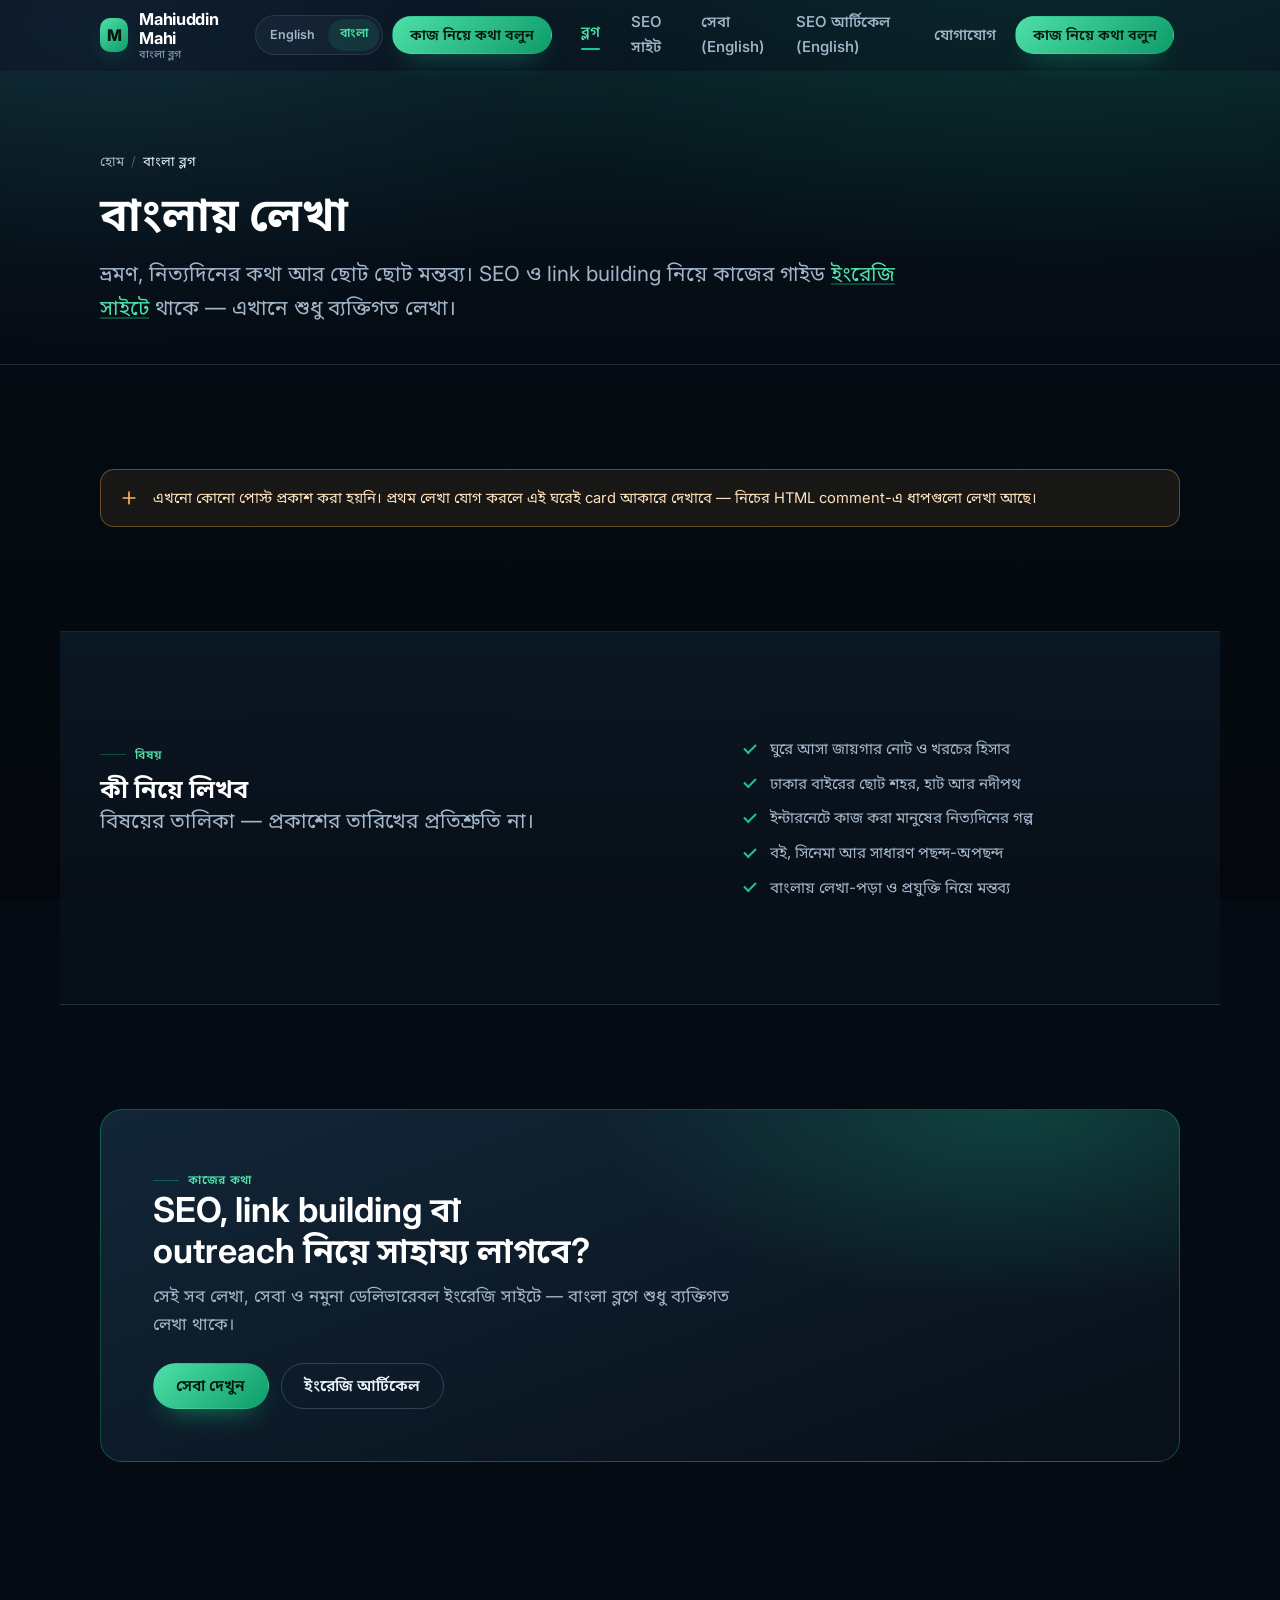
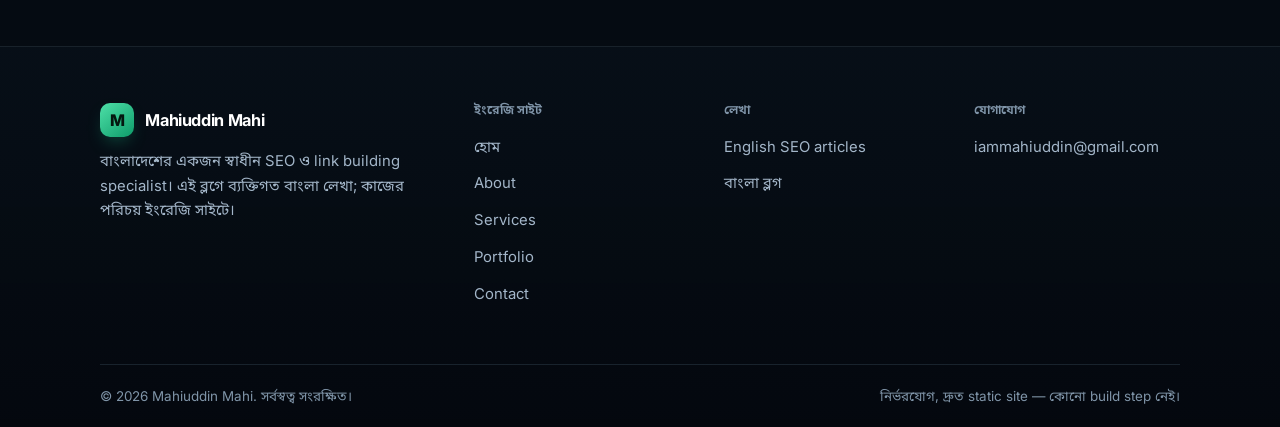
<file: bn/index.html>
<!DOCTYPE html>
<html lang="bn">
<head>
<meta charset="utf-8">
<meta name="viewport" content="width=device-width, initial-scale=1">
<meta name="robots" content="noindex, follow">
<title>বাংলা ব্লগ — মাহিউদ্দিন মহি</title>
<meta name="description" content="ভ্রমণ, নিত্যদিনের কথা আর ব্যক্তিগত মন্তব্য — বাংলায় লেখা। SEO ও link building নিয়ে কাজের গাইড ইংরেজি সাইটে থাকে।">
<link rel="canonical" href="https://mahiuddin.com/bn/">

<meta property="og:type" content="website">
<meta property="og:url" content="https://mahiuddin.com/bn/">
<meta property="og:title" content="বাংলা ব্লগ — মাহিউদ্দিন মহি">
<meta property="og:description" content="ভ্রমণ, নিত্যদিনের কথা আর ব্যক্তিগত মন্তব্য — বাংলায়।">
<meta property="og:image" content="https://mahiuddin.com/assets/images/og-image.png">
<meta property="og:locale" content="bn_BD">
<meta property="og:site_name" content="Mahiuddin Mahi">

<meta name="twitter:card" content="summary_large_image">
<meta name="twitter:title" content="বাংলা ব্লগ — মাহিউদ্দিন মহি">
<meta name="twitter:description" content="ভ্রমণ, নিত্যদিনের কথা আর ব্যক্তিগত মন্তব্য — বাংলায়।">
<meta name="twitter:image" content="https://mahiuddin.com/assets/images/og-image.png">

<meta name="theme-color" content="#081320">
<link rel="icon" type="image/svg+xml" href="/assets/icons/favicon.svg">

<script type="application/ld+json">
{
  "@context": "https://schema.org",
  "@graph": [
    {
      "@type": "Blog",
      "@id": "https://mahiuddin.com/bn/#blog",
      "name": "মাহিউদ্দিন মহি — বাংলা ব্লগ",
      "url": "https://mahiuddin.com/bn/",
      "description": "ভ্রমণ, নিত্যদিনের কথা ও ব্যক্তিগত মন্তব্য নিয়ে বাংলা ব্লগ।",
      "inLanguage": "bn",
      "publisher": {
        "@type": "Person",
        "name": "Mahiuddin Mahi",
        "url": "https://mahiuddin.com/"
      }
    },
    {
      "@type": "BreadcrumbList",
      "itemListElement": [
        { "@type": "ListItem", "position": 1, "name": "হোম", "item": "https://mahiuddin.com/" },
        { "@type": "ListItem", "position": 2, "name": "বাংলা ব্লগ", "item": "https://mahiuddin.com/bn/" }
      ]
    }
  ]
}
</script>

<!-- Fonts — Inter for Latin terms, Noto Sans Bengali for Bangla text -->
<link rel="preconnect" href="https://fonts.googleapis.com">
<link rel="preconnect" href="https://fonts.gstatic.com" crossorigin>
<link href="https://fonts.googleapis.com/css2?family=Inter:wght@400;500;600;700&family=Noto+Sans+Bengali:wght@400;500;600;700&display=swap" rel="stylesheet">

<!-- Stylesheet + scripts (deferred, no build) -->
<link rel="stylesheet" href="/assets/css/style.css">
<script src="/assets/js/config.js" defer></script>
<script src="/assets/js/main.js" defer></script>
</head>

<body>
<a class="skip-link" href="#main">মূল কনটেন্টে যান</a>

<header class="site-header">
  <nav class="container nav" aria-label="প্রধান নেভিগেশন">
    <a href="/bn/" class="brand" aria-label="Mahiuddin Mahi — বাংলা ব্লগের হোম">
      <span class="brand__mark">M</span>
      <span class="brand__text">
        Mahiuddin Mahi
        <span class="brand__role">বাংলা ব্লগ</span>
      </span>
    </a>

    <div class="nav__actions">
      <span class="lang-switch">
        <a href="/">English</a>
        <a href="/bn/" lang="bn" aria-current="true">বাংলা</a>
      </span>
      <a href="/contact/" class="btn btn--primary btn--sm">কাজ নিয়ে কথা বলুন</a>
    </div>

    <button class="nav__toggle" aria-expanded="false" aria-controls="nav-list" aria-label="নেভিগেশন মেনু খুলুন/বন্ধ করুন">
      <svg class="icon-open" viewBox="0 0 24 24" fill="none" stroke="currentColor" stroke-width="2" stroke-linecap="round"><path d="M3 6h18M3 12h18M3 18h18"/></svg>
      <svg class="icon-close" viewBox="0 0 24 24" fill="none" stroke="currentColor" stroke-width="2" stroke-linecap="round"><path d="M6 6l12 12M18 6L6 18"/></svg>
    </button>

    <ul class="nav__list" id="nav-list">
      <li><a href="/bn/" class="nav__link" aria-current="page">ব্লগ</a></li>
      <li><a href="/" class="nav__link">SEO সাইট</a></li>
      <li><a href="/services/" class="nav__link">সেবা (English)</a></li>
      <li><a href="/blog/" class="nav__link">SEO আর্টিকেল (English)</a></li>
      <li><a href="/contact/" class="nav__link">যোগাযোগ</a></li>
      <li><a href="/contact/" class="btn btn--primary btn--sm nav__cta">কাজ নিয়ে কথা বলুন</a></li>
      <li>
        <span class="lang-switch">
          <a href="/">English</a>
          <a href="/bn/" lang="bn" aria-current="true">বাংলা</a>
        </span>
      </li>
    </ul>
  </nav>
</header>

<main id="main">
  <div class="page-banner">
    <div class="container">
      <nav class="breadcrumbs" aria-label="Breadcrumb">
        <ol role="list" style="display:flex;gap:.45rem;flex-wrap:wrap;align-items:center;">
          <li><a href="/">হোম</a></li>
          <li><span aria-current="page">বাংলা ব্লগ</span></li>
        </ol>
      </nav>
      <h1>বাংলায় লেখা</h1>
      <p class="lead">
        ভ্রমণ, নিত্যদিনের কথা আর ছোট ছোট মন্তব্য। SEO ও link building নিয়ে কাজের গাইড
        <a href="/blog/">ইংরেজি সাইটে</a> থাকে — এখানে শুধু ব্যক্তিগত লেখা।
      </p>
    </div>
  </div>

  <section class="section container">
    <!--
      ===== নতুন বাংলা পোস্ট প্রকাশের নিয়ম (এই comment ভিজিটর দেখে না) =====
      ১. folder বানান:  bn/<slug>/      slug ছোট হাতের ইংরেজি, স্পেসের বদলে "-"  যেমন bn/tilottama/
      ২. template:  blog-templates/bn-post.html   (সাইট folder-এর বাইরে, তাই GitHub-এ upload হয় না)
         সেটা copy করে bn/<slug>/index.html নামে বসাও।
      ৩. "..." চিহ্নিত জায়গাগুলো নিজের লেখা পূরণ করো। নকল তারিখ, নকল photo বা প্রমাণহীন সংখ্যা রাখবে না।
      ৪. নিচের <div class="grid grid--2"> এ সবচেয়ে নতুন card টা সবার উপরে বসাও — এই রকম:

         <article class="post-card">
           <div class="post-meta">
             <time datetime="2026-11-06">প্রকাশ ৬ নভেম্বর ২০২৬</time>
             <span>· ৪ মিনিট</span>
           </div>
           <h2 style="font-size:var(--step-1);"><a href="/bn/tilottama/">তিলাউত্তারের দিনগুলো</a></h2>
           <p>দুই-তিন লাইনের সারাংশ — Google-এর snippet-এ এটাই দেখাবে।</p>
           <a href="/bn/tilottama/" class="card__link">
             পড়ুন
             <svg viewBox="0 0 24 24" fill="none" stroke="currentColor" stroke-width="2" stroke-linecap="round"><path d="M5 12h14M12 5l7 7-7 7"/></svg>
           </a>
         </article>

      ৫. sitemap.xml এ একটা <url> block add করো, lastmod = আজকের তারিখ।
      ৬. GitHub-এ folder সহ upload করো (index.html আলাদা টেনে দিলে /bn/<slug>/ path নষ্ট হয়)।
    -->
    <div class="grid grid--2">
      <div class="note">
        <svg viewBox="0 0 24 24" fill="none" stroke="currentColor" stroke-width="2" stroke-linecap="round"><path d="M12 5v14M5 12h14"/></svg>
        <span>এখনো কোনো পোস্ট প্রকাশ করা হয়নি। প্রথম লেখা যোগ করলে এই ঘরেই card আকারে দেখাবে —
          নিচের HTML comment-এ ধাপগুলো লেখা আছে।</span>
      </div>
    </div>
  </section>

  <section class="section section--alt container">
    <div class="split split--64">
      <div>
        <span class="eyebrow">বিষয়</span>
        <h2 style="margin-top:.6rem;">কী নিয়ে লিখব</h2>
        <p class="lead">বিষয়ের তালিকা — প্রকাশের তারিখের প্রতিশ্রুতি না।</p>
      </div>
      <ul class="list-check" role="list">
        <li>ঘুরে আসা জায়গার নোট ও খরচের হিসাব</li>
        <li>ঢাকার বাইরের ছোট শহর, হাট আর নদীপথ</li>
        <li>ইন্টারনেটে কাজ করা মানুষের নিত্যদিনের গল্প</li>
        <li>বই, সিনেমা আর সাধারণ পছন্দ-অপছন্দ</li>
        <li>বাংলায় লেখা-পড়া ও প্রযুক্তি নিয়ে মন্তব্য</li>
      </ul>
    </div>
  </section>

  <section class="section container">
    <div class="cta-band">
      <span class="eyebrow">কাজের কথা</span>
      <h2>SEO, link building বা outreach নিয়ে সাহায্য লাগবে?</h2>
      <p>সেই সব লেখা, সেবা ও নমুনা ডেলিভারেবল ইংরেজি সাইটে — বাংলা ব্লগে শুধু ব্যক্তিগত লেখা থাকে।</p>
      <div class="btn-row">
        <a href="/services/" class="btn btn--primary">সেবা দেখুন</a>
        <a href="/blog/" class="btn btn--ghost">ইংরেজি আর্টিকেল</a>
      </div>
    </div>
  </section>
</main>

<footer class="site-footer">
  <div class="container">
    <div class="footer__grid">
      <div class="footer__about">
        <a href="/bn/" class="brand">
          <span class="brand__mark">M</span>
          <span class="brand__text">Mahiuddin Mahi</span>
        </a>
        <p>বাংলাদেশের একজন স্বাধীন SEO ও link building specialist। এই ব্লগে ব্যক্তিগত বাংলা লেখা;
          কাজের পরিচয় ইংরেজি সাইটে।</p>
      </div>
      <div class="footer">
        <h3>ইংরেজি সাইট</h3>
        <ul class="footer__links">
          <li><a href="/">হোম</a></li>
          <li><a href="/about/">About</a></li>
          <li><a href="/services/">Services</a></li>
          <li><a href="/portfolio/">Portfolio</a></li>
          <li><a href="/contact/">Contact</a></li>
        </ul>
      </div>
      <div class="footer">
        <h3>লেখা</h3>
        <ul class="footer__links">
          <li><a href="/blog/">English SEO articles</a></li>
          <li><a href="/bn/" lang="bn">বাংলা ব্লগ</a></li>
        </ul>
      </div>
      <div class="footer">
        <h3>যোগাযোগ</h3>
        <ul class="footer__links">
          <li><a href="mailto:iammahiuddin@gmail.com" data-site="email" data-site-text="visible">iammahiuddin@gmail.com</a></li>
          <li><a href="https://www.fiverr.com/" data-social="fiverrUrl" data-hide-if-empty rel="noopener nofollow">Fiverr profile</a></li>
        </ul>
      </div>
    </div>
    <div class="footer__bottom">
      <p>© <span data-year>2026</span> Mahiuddin Mahi. সর্বস্বত্ব সংরক্ষিত।</p>
      <p>নির্ভরযোগ, দ্রুত static site — কোনো build step নেই।</p>
    </div>
  </div>
</footer>
</body>
</html>
</file>
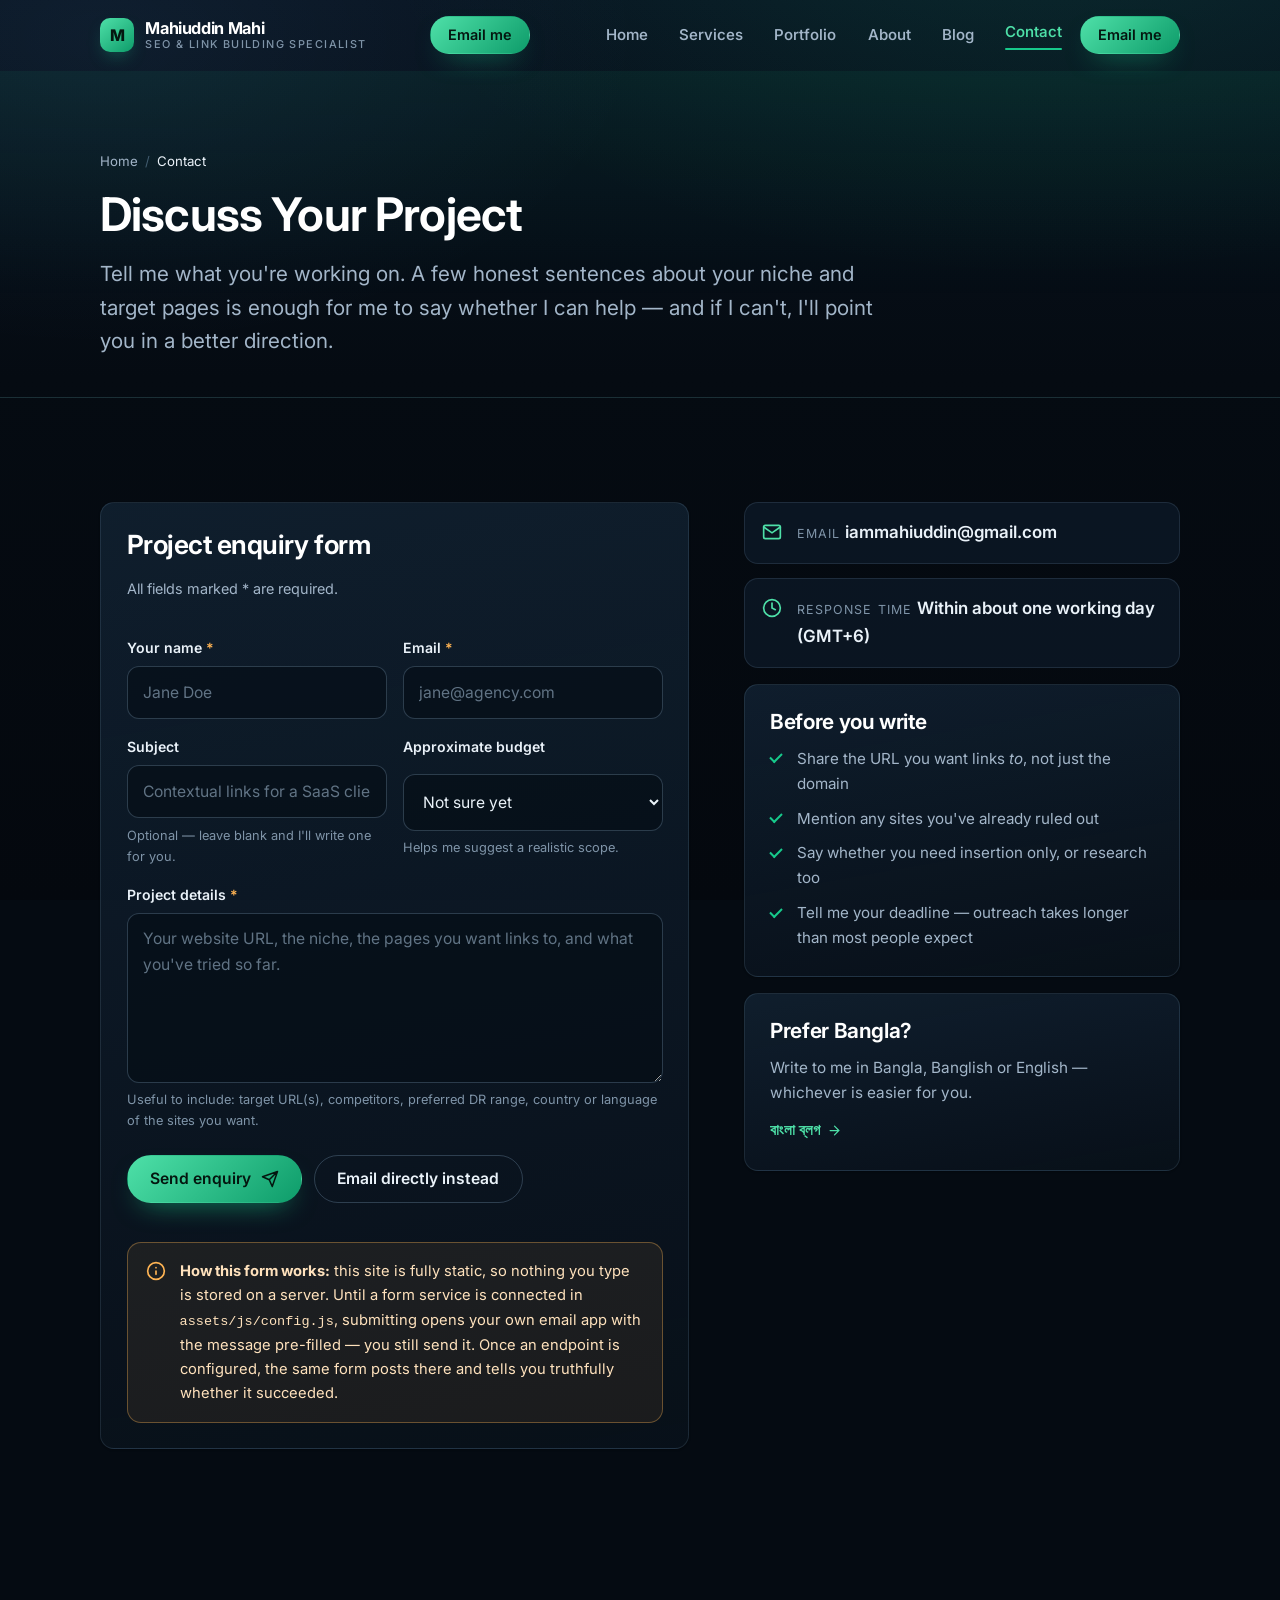
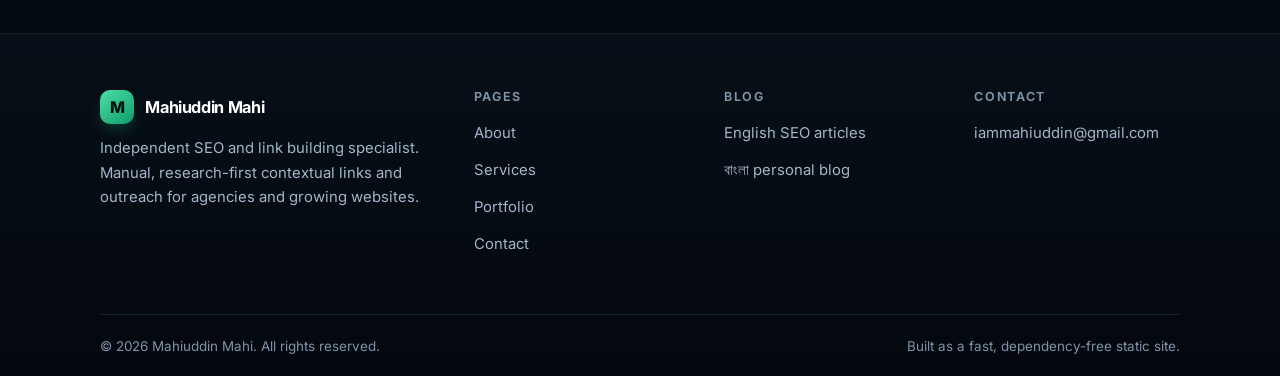
<file: contact/index.html>
<!DOCTYPE html>
<html lang="en">
<head>
<meta charset="utf-8">
<meta name="viewport" content="width=device-width, initial-scale=1">
<meta name="robots" content="noindex, follow">
<title>Contact — Discuss Your SEO &amp; Link Building Project</title>
<meta name="description" content="Send a brief about your niche, target pages, and link building needs. I reply within about one working day, from Bangladesh to clients worldwide.">
<link rel="canonical" href="https://mahiuddin.com/contact/">

<meta property="og:type" content="website">
<meta property="og:url" content="https://mahiuddin.com/contact/">
<meta property="og:title" content="Contact Mahiuddin Mahi — Discuss Your SEO &amp; Link Building Project">
<meta property="og:description" content="Send a brief about your niche, target pages, and link building needs. I reply within about one working day.">
<meta property="og:image" content="https://mahiuddin.com/assets/images/og-image.png">
<meta property="og:locale" content="en_US">
<meta property="og:site_name" content="Mahiuddin Mahi">

<meta name="twitter:card" content="summary_large_image">
<meta name="twitter:title" content="Contact Mahiuddin Mahi — Discuss Your SEO &amp; Link Building Project">
<meta name="twitter:description" content="Send a brief about your niche, target pages, and link building needs. I reply within about one working day.">
<meta name="twitter:image" content="https://mahiuddin.com/assets/images/og-image.png">

<meta name="theme-color" content="#081320">
<link rel="icon" type="image/svg+xml" href="/assets/icons/favicon.svg">

<script type="application/ld+json">
{
  "@context": "https://schema.org",
  "@graph": [
    {
      "@type": "ContactPage",
      "@id": "https://mahiuddin.com/contact/#webpage",
      "url": "https://mahiuddin.com/contact/",
      "name": "Contact Mahiuddin Mahi",
      "isPartOf": { "@id": "https://mahiuddin.com/#website" },
      "about": { "@id": "https://mahiuddin.com/#person" }
    },
    {
      "@type": "BreadcrumbList",
      "itemListElement": [
        { "@type": "ListItem", "position": 1, "name": "Home", "item": "https://mahiuddin.com/" },
        { "@type": "ListItem", "position": 2, "name": "Contact", "item": "https://mahiuddin.com/contact/" }
      ]
    }
  ]
}
</script>

<link rel="preconnect" href="https://fonts.googleapis.com">
<link rel="preconnect" href="https://fonts.gstatic.com" crossorigin>
<link href="https://fonts.googleapis.com/css2?family=Inter:wght@400;500;600;700&display=swap" rel="stylesheet">
<link rel="stylesheet" href="/assets/css/style.css">
<script src="/assets/js/config.js" defer></script>
<script src="/assets/js/main.js" defer></script>
</head>

<body>
<a class="skip-link" href="#main">Skip to content</a>

<header class="site-header">
  <nav class="container nav" aria-label="Main navigation">
    <a href="/" class="brand" aria-label="Mahiuddin Mahi — home">
      <span class="brand__mark">M</span>
      <span class="brand__text">
        Mahiuddin Mahi
        <span class="brand__role" data-site="role" data-site-text="visible">SEO &amp; Link Building</span>
      </span>
    </a>
    <div class="nav__actions">
      <a href="mailto:iammahiuddin@gmail.com" class="btn btn--primary btn--sm" data-site="email" data-site-text="hidden">Email me</a>
    </div>
    <button class="nav__toggle" aria-expanded="false" aria-controls="nav-list" aria-label="Toggle navigation menu">
      <svg class="icon-open" viewBox="0 0 24 24" fill="none" stroke="currentColor" stroke-width="2" stroke-linecap="round"><path d="M3 6h18M3 12h18M3 18h18"/></svg>
      <svg class="icon-close" viewBox="0 0 24 24" fill="none" stroke="currentColor" stroke-width="2" stroke-linecap="round"><path d="M6 6l12 12M18 6L6 18"/></svg>
    </button>
    <ul class="nav__list" id="nav-list">
      <li><a href="/" class="nav__link">Home</a></li>
      <li><a href="/services/" class="nav__link">Services</a></li>
      <li><a href="/portfolio/" class="nav__link">Portfolio</a></li>
      <li><a href="/about/" class="nav__link">About</a></li>
      <li><a href="/blog/" class="nav__link">Blog</a></li>
      <li><a href="/contact/" class="nav__link" aria-current="page">Contact</a></li>
      <li><a href="mailto:iammahiuddin@gmail.com" class="btn btn--primary btn--sm nav__cta" data-site="email" data-site-text="hidden">Email me</a></li>
    </ul>
  </nav>
</header>

<main id="main">
  <div class="page-banner">
    <div class="container">
      <nav class="breadcrumbs" aria-label="Breadcrumb">
        <ol role="list" style="display:flex;gap:.45rem;flex-wrap:wrap;align-items:center;">
          <li><a href="/">Home</a></li>
          <li><span aria-current="page">Contact</span></li>
        </ol>
      </nav>
      <h1>Discuss Your Project</h1>
      <p class="lead">
        Tell me what you're working on. A few honest sentences about your niche and target pages is enough
        for me to say whether I can help — and if I can't, I'll point you in a better direction.
      </p>
    </div>
  </div>

  <section class="section container">
    <div class="split split--64">

      <!-- ================= FORM ================= -->
      <div>
        <div class="card" style="padding:clamp(1.25rem,1rem+1.5vw,2rem);">
          <h2 style="font-size:var(--step-2);margin-bottom:.4rem;">Project enquiry form</h2>
          <p class="dim" style="font-size:.9rem;margin-bottom:1.5rem;">
            All fields marked <span class="req">*</span> are required.
          </p>

          <form id="contact-form" action="" method="post" novalidate>
            <!-- Honeypot: humans never see or fill this; bots that do get filtered -->
            <div class="field" aria-hidden="true" style="position:absolute;left:-9999px;top:-9999px;height:0;overflow:hidden;">
              <label for="company">Company (leave this field empty)</label>
              <input type="text" id="company" name="company" tabindex="-1" autocomplete="off">
            </div>

            <div class="form-grid form-grid--2">
              <div class="field">
                <label for="name">Your name <span class="req">*</span></label>
                <input type="text" id="name" name="name" autocomplete="name" placeholder="Jane Doe" required>
                <span class="field__error"></span>
              </div>

              <div class="field">
                <label for="email">Email <span class="req">*</span></label>
                <input type="email" id="email" name="email" autocomplete="email" placeholder="jane@agency.com" required>
                <span class="field__error"></span>
              </div>
            </div>

            <div class="form-grid form-grid--2" style="margin-top:1rem;">
              <div class="field">
                <label for="subject">Subject</label>
                <input type="text" id="subject" name="subject" placeholder="Contextual links for a SaaS client">
                <span class="field__hint">Optional — leave blank and I'll write one for you.</span>
              </div>

              <div class="field">
                <label for="budget">Approximate budget</label>
                <select id="budget" name="budget">
                  <option value="">Not sure yet</option>
                  <option value="Under $200">Under $200</option>
                  <option value="$200 - $500">$200 – $500</option>
                  <option value="$500 - $1,000">$500 – $1,000</option>
                  <option value="$1,000+">$1,000 +</option>
                  <option value="Monthly retainer">Monthly retainer</option>
                </select>
                <span class="field__hint">Helps me suggest a realistic scope.</span>
              </div>
            </div>

            <div class="field" style="margin-top:1rem;">
              <label for="details">Project details <span class="req">*</span></label>
              <textarea id="details" name="details" required
                placeholder="Your website URL, the niche, the pages you want links to, and what you've tried so far."></textarea>
              <span class="field__error"></span>
              <span class="field__hint">
                Useful to include: target URL(s), competitors, preferred DR range, country or language of the sites you want.
              </span>
            </div>

            <div class="btn-row" style="margin-top:1.5rem;">
              <button type="submit" class="btn btn--primary">
                Send enquiry
                <svg viewBox="0 0 24 24" fill="none" stroke="currentColor" stroke-width="2" stroke-linecap="round" stroke-linejoin="round"><path d="M22 2 11 13M22 2l-7 20-4-9-9-4 20-7z"/></svg>
              </button>
              <a href="mailto:iammahiuddin@gmail.com" class="btn btn--ghost" data-site="email" data-site-text="hidden">
                Email directly instead
              </a>
            </div>
          </form>

          <div class="form-status" role="status" aria-live="polite"></div>
          <pre class="composed" hidden aria-label="Preview of the message you composed"></pre>

          <div class="note" style="margin-top:1.75rem;">
            <svg viewBox="0 0 24 24" fill="none" stroke="currentColor" stroke-width="2" stroke-linecap="round"><circle cx="12" cy="12" r="10"/><path d="M12 16v-4M12 8h.01"/></svg>
            <span><strong>How this form works:</strong> this site is fully static, so nothing you type is stored
            on a server. Until a form service is connected in <span class="mono">assets/js/config.js</span>, submitting
            opens your own email app with the message pre-filled — you still send it. Once an endpoint is configured,
            the same form posts there and tells you truthfully whether it succeeded.</span>
          </div>
        </div>
      </div>

      <!-- ================= SIDE INFO ================= -->
      <aside class="stack">
        <div class="contact-info">
          <a class="contact-item" href="mailto:iammahiuddin@gmail.com" data-site="email" data-site-text="hidden">
            <svg viewBox="0 0 24 24" fill="none" stroke="currentColor" stroke-width="2" stroke-linecap="round"><rect x="2" y="4" width="20" height="16" rx="2"/><path d="m22 6-10 7L2 6"/></svg>
            <span>
              <span class="contact-item__label">Email</span>
              <span class="contact-item__value" data-site="email" data-site-text="visible">iammahiuddin@gmail.com</span>
            </span>
          </a>

          <a class="contact-item" href="https://www.fiverr.com/" data-social="fiverrUrl" data-hide-if-empty>
            <svg viewBox="0 0 24 24" fill="none" stroke="currentColor" stroke-width="2" stroke-linecap="round"><path d="M6 2 3 6v14a2 2 0 0 0 2 2h14a2 2 0 0 0 2-2V6l-3-4z"/><path d="M3 6h18M16 10a4 4 0 0 1-8 0"/></svg>
            <span>
              <span class="contact-item__label">Fiverr</span>
              <span class="contact-item__value">Order a gig securely</span>
            </span>
          </a>

          <a class="contact-item" href="https://wa.me/" data-social="whatsappNumber" data-hide-if-empty>
            <svg viewBox="0 0 24 24" fill="none" stroke="currentColor" stroke-width="2" stroke-linecap="round"><path d="M21 11.5a8.4 8.4 0 0 1-12.4 7.4L3 21l2.1-5.6A8.5 8.5 0 1 1 21 11.5z"/></svg>
            <span>
              <span class="contact-item__label">WhatsApp</span>
              <span class="contact-item__value">Quick messages</span>
            </span>
          </a>

          <div class="contact-item">
            <svg viewBox="0 0 24 24" fill="none" stroke="currentColor" stroke-width="2" stroke-linecap="round"><circle cx="12" cy="12" r="10"/><path d="M12 6v6l4 2"/></svg>
            <span>
              <span class="contact-item__label">Response time</span>
              <span class="contact-item__value">Within about one working day (GMT+6)</span>
            </span>
          </div>
        </div>

        <div class="card">
          <h3>Before you write</h3>
          <ul class="list-check" role="list">
            <li>Share the URL you want links <em>to</em>, not just the domain</li>
            <li>Mention any sites you've already ruled out</li>
            <li>Say whether you need insertion only, or research too</li>
            <li>Tell me your deadline — outreach takes longer than most people expect</li>
          </ul>
        </div>

        <div class="card">
          <h3>Prefer Bangla?</h3>
          <p>Write to me in Bangla, Banglish or English — whichever is easier for you.</p>
          <a class="card__link" href="/bn/" lang="bn">
            বাংলা ব্লগ
            <svg viewBox="0 0 24 24" fill="none" stroke="currentColor" stroke-width="2" stroke-linecap="round"><path d="M5 12h14M12 5l7 7-7 7"/></svg>
          </a>
        </div>
      </aside>
    </div>
  </section>
</main>

<footer class="site-footer">
  <div class="container">
    <div class="footer__grid">
      <div class="footer__about">
        <a href="/" class="brand">
          <span class="brand__mark">M</span>
          <span class="brand__text">Mahiuddin Mahi</span>
        </a>
        <p>Independent SEO and link building specialist. Manual, research-first contextual links and outreach for agencies and growing websites.</p>
      </div>
      <div class="footer">
        <h3>Pages</h3>
        <ul class="footer__links">
          <li><a href="/about/">About</a></li>
          <li><a href="/services/">Services</a></li>
          <li><a href="/portfolio/">Portfolio</a></li>
          <li><a href="/contact/">Contact</a></li>
        </ul>
      </div>
      <div class="footer">
        <h3>Blog</h3>
        <ul class="footer__links">
          <li><a href="/blog/">English SEO articles</a></li>
          <li><a href="/bn/" lang="bn">বাংলা personal blog</a></li>
        </ul>
      </div>
      <div class="footer">
        <h3>Contact</h3>
        <ul class="footer__links">
          <li><a href="mailto:iammahiuddin@gmail.com" data-site="email" data-site-text="visible">iammahiuddin@gmail.com</a></li>
          <li><a href="https://www.fiverr.com/" data-social="fiverrUrl" data-hide-if-empty rel="noopener nofollow">Fiverr profile</a></li>
        </ul>
      </div>
    </div>
    <div class="footer__bottom">
      <p>© <span data-year>2026</span> Mahiuddin Mahi. All rights reserved.</p>
      <p>Built as a fast, dependency-free static site.</p>
    </div>
  </div>
</footer>
</body>
</html>
</file>
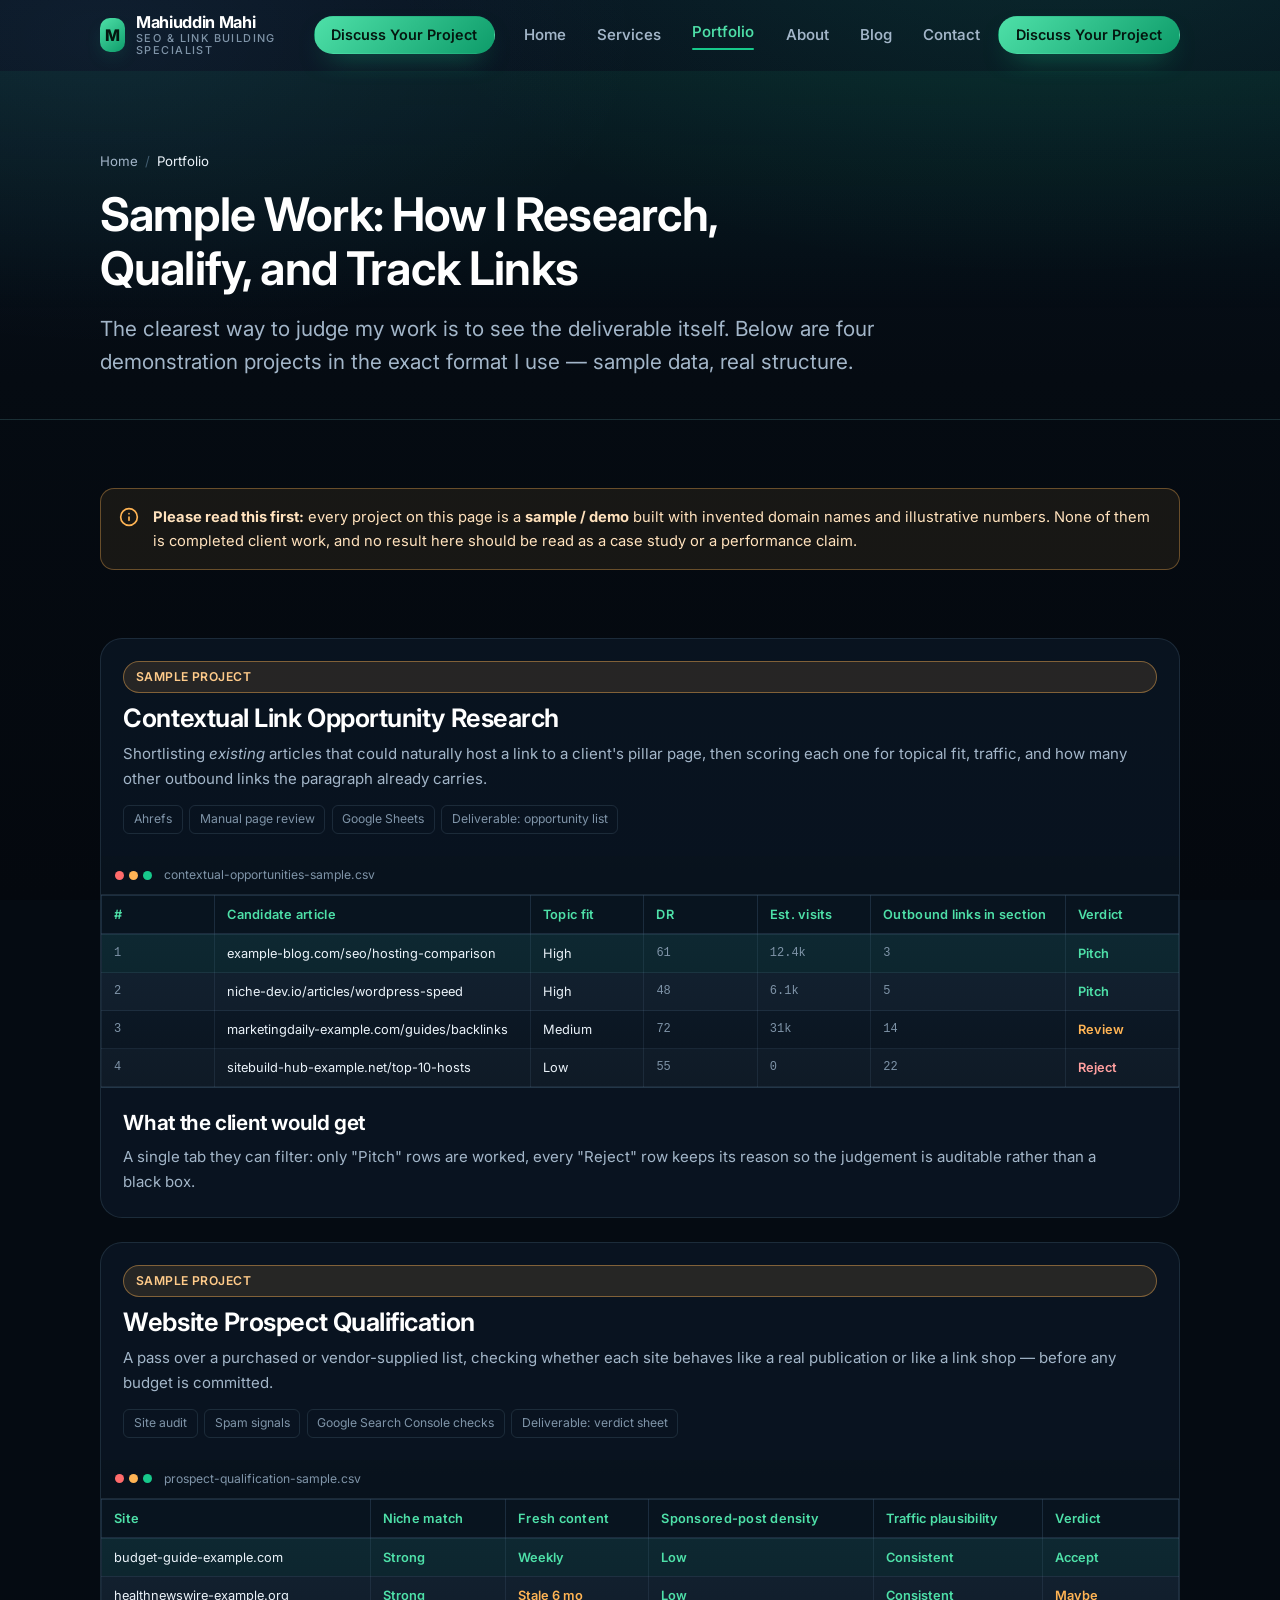
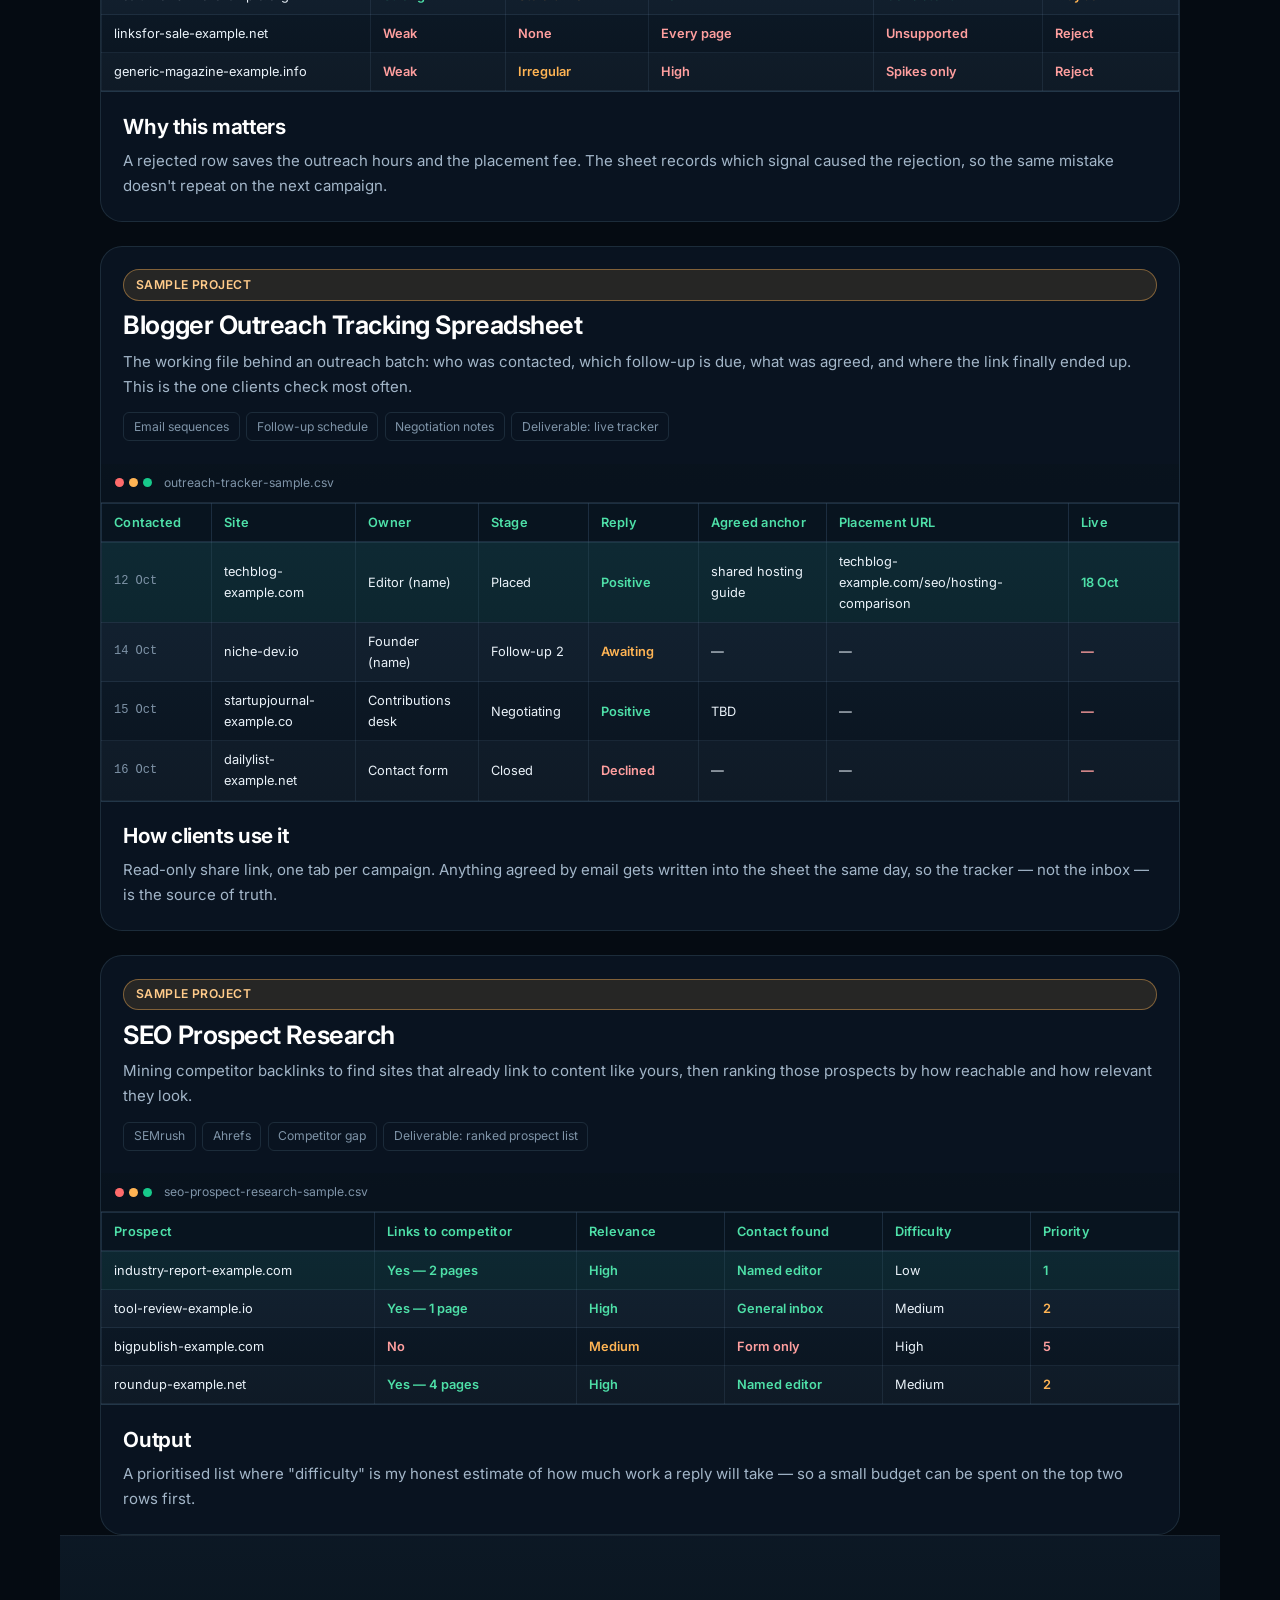
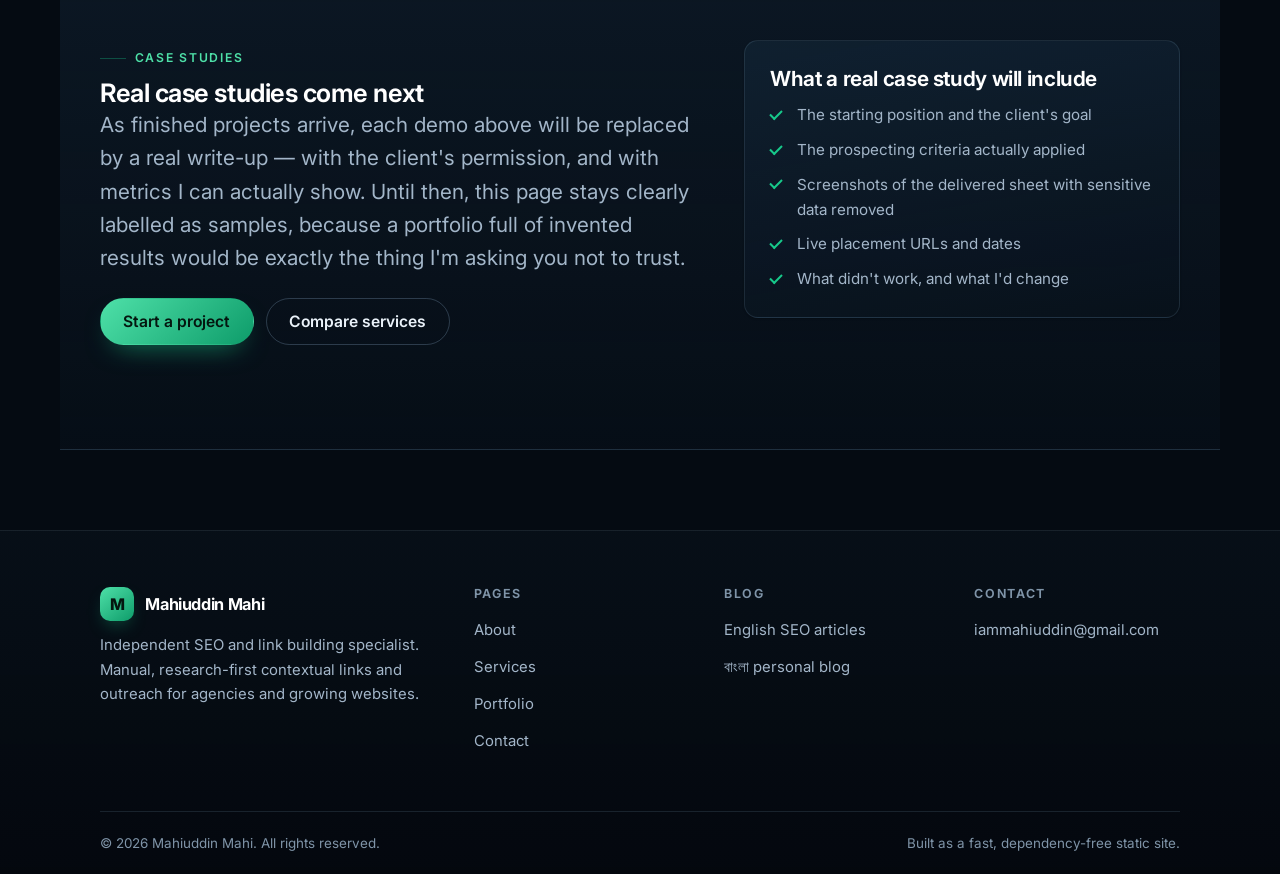
<file: portfolio/index.html>
<!DOCTYPE html>
<html lang="en">
<head>
<meta charset="utf-8">
<meta name="viewport" content="width=device-width, initial-scale=1">
<meta name="robots" content="noindex, follow">
<title>Portfolio — Sample Link Building Research Deliverables</title>
<meta name="description" content="Demonstration projects showing my link building work format: link opportunity research, prospect qualification, outreach tracking and prospect research.">
<link rel="canonical" href="https://mahiuddin.com/portfolio/">

<meta property="og:type" content="website">
<meta property="og:url" content="https://mahiuddin.com/portfolio/">
<meta property="og:title" content="Portfolio — Sample Link Building Research &amp; Outreach Deliverables">
<meta property="og:description" content="Demonstration projects showing my link building research, qualification, and outreach tracking format.">
<meta property="og:image" content="https://mahiuddin.com/assets/images/og-image.png">
<meta property="og:locale" content="en_US">
<meta property="og:site_name" content="Mahiuddin Mahi">

<meta name="twitter:card" content="summary_large_image">
<meta name="twitter:title" content="Portfolio — Sample Link Building Research &amp; Outreach Deliverables">
<meta name="twitter:description" content="Demonstration projects showing my link building research, qualification, and outreach tracking format.">
<meta name="twitter:image" content="https://mahiuddin.com/assets/images/og-image.png">

<meta name="theme-color" content="#081320">
<link rel="icon" type="image/svg+xml" href="/assets/icons/favicon.svg">

<script type="application/ld+json">
{
  "@context": "https://schema.org",
  "@graph": [
    {
      "@type": "CollectionPage",
      "@id": "https://mahiuddin.com/portfolio/#collection",
      "name": "Sample Link Building Projects",
      "url": "https://mahiuddin.com/portfolio/",
      "description": "Demonstration projects showing the research, qualification, and outreach tracking format used for link building work.",
      "isPartOf": { "@id": "https://mahiuddin.com/#website" },
      "publisher": { "@id": "https://mahiuddin.com/#person" }
    },
    {
      "@type": "ItemList",
      "itemListElement": [
        { "@type": "ListItem", "position": 1, "name": "Contextual Link Opportunity Research (sample)" },
        { "@type": "ListItem", "position": 2, "name": "Website Prospect Qualification (sample)" },
        { "@type": "ListItem", "position": 3, "name": "Blogger Outreach Tracking Spreadsheet (sample)" },
        { "@type": "ListItem", "position": 4, "name": "SEO Prospect Research (sample)" }
      ]
    },
    {
      "@type": "BreadcrumbList",
      "itemListElement": [
        { "@type": "ListItem", "position": 1, "name": "Home", "item": "https://mahiuddin.com/" },
        { "@type": "ListItem", "position": 2, "name": "Portfolio", "item": "https://mahiuddin.com/portfolio/" }
      ]
    }
  ]
}
</script>

<link rel="preconnect" href="https://fonts.googleapis.com">
<link rel="preconnect" href="https://fonts.gstatic.com" crossorigin>
<link href="https://fonts.googleapis.com/css2?family=Inter:wght@400;500;600;700&display=swap" rel="stylesheet">
<link rel="stylesheet" href="/assets/css/style.css">
<script src="/assets/js/config.js" defer></script>
<script src="/assets/js/main.js" defer></script>
</head>

<body>
<a class="skip-link" href="#main">Skip to content</a>

<header class="site-header">
  <nav class="container nav" aria-label="Main navigation">
    <a href="/" class="brand" aria-label="Mahiuddin Mahi — home">
      <span class="brand__mark">M</span>
      <span class="brand__text">
        Mahiuddin Mahi
        <span class="brand__role" data-site="role" data-site-text="visible">SEO &amp; Link Building</span>
      </span>
    </a>
    <div class="nav__actions">
      <a href="/contact/" class="btn btn--primary btn--sm">Discuss Your Project</a>
    </div>
    <button class="nav__toggle" aria-expanded="false" aria-controls="nav-list" aria-label="Toggle navigation menu">
      <svg class="icon-open" viewBox="0 0 24 24" fill="none" stroke="currentColor" stroke-width="2" stroke-linecap="round"><path d="M3 6h18M3 12h18M3 18h18"/></svg>
      <svg class="icon-close" viewBox="0 0 24 24" fill="none" stroke="currentColor" stroke-width="2" stroke-linecap="round"><path d="M6 6l12 12M18 6L6 18"/></svg>
    </button>
    <ul class="nav__list" id="nav-list">
      <li><a href="/" class="nav__link">Home</a></li>
      <li><a href="/services/" class="nav__link">Services</a></li>
      <li><a href="/portfolio/" class="nav__link" aria-current="page">Portfolio</a></li>
      <li><a href="/about/" class="nav__link">About</a></li>
      <li><a href="/blog/" class="nav__link">Blog</a></li>
      <li><a href="/contact/" class="nav__link">Contact</a></li>
      <li><a href="/contact/" class="btn btn--primary btn--sm nav__cta">Discuss Your Project</a></li>
    </ul>
  </nav>
</header>

<main id="main">
  <div class="page-banner">
    <div class="container">
      <nav class="breadcrumbs" aria-label="Breadcrumb">
        <ol role="list" style="display:flex;gap:.45rem;flex-wrap:wrap;align-items:center;">
          <li><a href="/">Home</a></li>
          <li><span aria-current="page">Portfolio</span></li>
        </ol>
      </nav>
      <h1>Sample Work: How I Research, Qualify, and Track Links</h1>
      <p class="lead">
        The clearest way to judge my work is to see the deliverable itself. Below are four demonstration
        projects in the exact format I use — sample data, real structure.
      </p>
    </div>
  </div>

  <section class="section--tight container">
    <div class="note">
      <svg viewBox="0 0 24 24" fill="none" stroke="currentColor" stroke-width="2" stroke-linecap="round"><circle cx="12" cy="12" r="10"/><path d="M12 16v-4M12 8h.01"/></svg>
      <span><strong>Please read this first:</strong> every project on this page is a <strong>sample / demo</strong>
      built with invented domain names and illustrative numbers. None of them is completed client work, and no
      result here should be read as a case study or a performance claim.</span>
    </div>
  </section>

  <section class="container" aria-label="Sample projects">
    <div class="stack-lg">

      <!-- Sample 1 -->
      <article class="work-card" id="link-opportunity-research">
        <div class="work-card__body">
          <span class="badge badge--sample">Sample Project</span>
          <h2>Contextual Link Opportunity Research</h2>
          <p>Shortlisting <em>existing</em> articles that could naturally host a link to a client's pillar page,
            then scoring each one for topical fit, traffic, and how many other outbound links the paragraph already carries.</p>
          <ul class="work-card__tags" role="list">
            <li>Ahrefs</li><li>Manual page review</li><li>Google Sheets</li><li>Deliverable: opportunity list</li>
          </ul>
        </div>
        <div class="sheet sheet--large">
          <div class="sheet__bar">
            <span class="sheet__dots"><i></i><i></i><i></i></span>
            contextual-opportunities-sample.csv
          </div>
          <div class="sheet__scroll">
            <table>
              <caption>Sample contextual link opportunity research sheet (fictional data)</caption>
              <thead>
                <tr>
                  <th scope="col">#</th><th scope="col">Candidate article</th><th scope="col">Topic fit</th>
                  <th scope="col">DR</th><th scope="col">Est. visits</th><th scope="col">Outbound links in section</th>
                  <th scope="col">Verdict</th>
                </tr>
              </thead>
              <tbody>
                <tr class="row-hl"><td class="num">1</td><td>example-blog.com/seo/hosting-comparison</td><td>High</td><td class="num">61</td><td class="num">12.4k</td><td class="num">3</td><td class="yes">Pitch</td></tr>
                <tr><td class="num">2</td><td>niche-dev.io/articles/wordpress-speed</td><td>High</td><td class="num">48</td><td class="num">6.1k</td><td class="num">5</td><td class="yes">Pitch</td></tr>
                <tr><td class="num">3</td><td>marketingdaily-example.com/guides/backlinks</td><td>Medium</td><td class="num">72</td><td class="num">31k</td><td class="num">14</td><td class="maybe">Review</td></tr>
                <tr><td class="num">4</td><td>sitebuild-hub-example.net/top-10-hosts</td><td>Low</td><td class="num">55</td><td class="num">0</td><td class="num">22</td><td class="no">Reject</td></tr>
              </tbody>
            </table>
          </div>
        </div>
        <div class="work-card__body">
          <h3>What the client would get</h3>
          <p>A single tab they can filter: only "Pitch" rows are worked, every "Reject" row keeps its reason so
            the judgement is auditable rather than a black box.</p>
        </div>
      </article>

      <!-- Sample 2 -->
      <article class="work-card" id="prospect-qualification">
        <div class="work-card__body">
          <span class="badge badge--sample">Sample Project</span>
          <h2>Website Prospect Qualification</h2>
          <p>A pass over a purchased or vendor-supplied list, checking whether each site behaves like a real
            publication or like a link shop — before any budget is committed.</p>
          <ul class="work-card__tags" role="list">
            <li>Site audit</li><li>Spam signals</li><li>Google Search Console checks</li><li>Deliverable: verdict sheet</li>
          </ul>
        </div>
        <div class="sheet sheet--large">
          <div class="sheet__bar">
            <span class="sheet__dots"><i></i><i></i><i></i></span>
            prospect-qualification-sample.csv
          </div>
          <div class="sheet__scroll">
            <table>
              <caption>Sample website prospect qualification sheet (fictional data)</caption>
              <thead>
                <tr>
                  <th scope="col">Site</th><th scope="col">Niche match</th><th scope="col">Fresh content</th>
                  <th scope="col">Sponsored-post density</th><th scope="col">Traffic plausibility</th><th scope="col">Verdict</th>
                </tr>
              </thead>
              <tbody>
                <tr class="row-hl"><td>budget-guide-example.com</td><td class="yes">Strong</td><td class="yes">Weekly</td><td class="yes">Low</td><td class="yes">Consistent</td><td class="yes">Accept</td></tr>
                <tr><td>healthnewswire-example.org</td><td class="yes">Strong</td><td class="maybe">Stale 6 mo</td><td class="yes">Low</td><td class="yes">Consistent</td><td class="maybe">Maybe</td></tr>
                <tr><td>linksfor-sale-example.net</td><td class="no">Weak</td><td class="no">None</td><td class="no">Every page</td><td class="no">Unsupported</td><td class="no">Reject</td></tr>
                <tr><td>generic-magazine-example.info</td><td class="no">Weak</td><td class="maybe">Irregular</td><td class="no">High</td><td class="no">Spikes only</td><td class="no">Reject</td></tr>
              </tbody>
            </table>
          </div>
        </div>
        <div class="work-card__body">
          <h3>Why this matters</h3>
          <p>A rejected row saves the outreach hours and the placement fee. The sheet records which signal caused
            the rejection, so the same mistake doesn't repeat on the next campaign.</p>
        </div>
      </article>

      <!-- Sample 3 -->
      <article class="work-card" id="outreach-tracker">
        <div class="work-card__body">
          <span class="badge badge--sample">Sample Project</span>
          <h2>Blogger Outreach Tracking Spreadsheet</h2>
          <p>The working file behind an outreach batch: who was contacted, which follow-up is due, what was agreed,
            and where the link finally ended up. This is the one clients check most often.</p>
          <ul class="work-card__tags" role="list">
            <li>Email sequences</li><li>Follow-up schedule</li><li>Negotiation notes</li><li>Deliverable: live tracker</li>
          </ul>
        </div>
        <div class="sheet sheet--large">
          <div class="sheet__bar">
            <span class="sheet__dots"><i></i><i></i><i></i></span>
            outreach-tracker-sample.csv
          </div>
          <div class="sheet__scroll">
            <table>
              <caption>Sample blogger outreach tracking sheet (fictional data)</caption>
              <thead>
                <tr>
                  <th scope="col">Contacted</th><th scope="col">Site</th><th scope="col">Owner</th>
                  <th scope="col">Stage</th><th scope="col">Reply</th><th scope="col">Agreed anchor</th>
                  <th scope="col">Placement URL</th><th scope="col">Live</th>
                </tr>
              </thead>
              <tbody>
                <tr class="row-hl"><td class="num">12 Oct</td><td>techblog-example.com</td><td>Editor (name)</td><td>Placed</td><td class="yes">Positive</td><td>shared hosting guide</td><td>techblog-example.com/seo/hosting-comparison</td><td class="yes">18 Oct</td></tr>
                <tr><td class="num">14 Oct</td><td>niche-dev.io</td><td>Founder (name)</td><td>Follow-up 2</td><td class="maybe">Awaiting</td><td>—</td><td>—</td><td class="no">—</td></tr>
                <tr><td class="num">15 Oct</td><td>startupjournal-example.co</td><td>Contributions desk</td><td>Negotiating</td><td class="yes">Positive</td><td>TBD</td><td>—</td><td class="no">—</td></tr>
                <tr><td class="num">16 Oct</td><td>dailylist-example.net</td><td>Contact form</td><td>Closed</td><td class="no">Declined</td><td>—</td><td>—</td><td class="no">—</td></tr>
              </tbody>
            </table>
          </div>
        </div>
        <div class="work-card__body">
          <h3>How clients use it</h3>
          <p>Read-only share link, one tab per campaign. Anything agreed by email gets written into the sheet the
            same day, so the tracker — not the inbox — is the source of truth.</p>
        </div>
      </article>

      <!-- Sample 4 -->
      <article class="work-card" id="seo-prospect-research">
        <div class="work-card__body">
          <span class="badge badge--sample">Sample Project</span>
          <h2>SEO Prospect Research</h2>
          <p>Mining competitor backlinks to find sites that already link to content like yours, then ranking those
            prospects by how reachable and how relevant they look.</p>
          <ul class="work-card__tags" role="list">
            <li>SEMrush</li><li>Ahrefs</li><li>Competitor gap</li><li>Deliverable: ranked prospect list</li>
          </ul>
        </div>
        <div class="sheet sheet--large">
          <div class="sheet__bar">
            <span class="sheet__dots"><i></i><i></i><i></i></span>
            seo-prospect-research-sample.csv
          </div>
          <div class="sheet__scroll">
            <table>
              <caption>Sample SEO prospect research sheet (fictional data)</caption>
              <thead>
                <tr>
                  <th scope="col">Prospect</th><th scope="col">Links to competitor</th><th scope="col">Relevance</th>
                  <th scope="col">Contact found</th><th scope="col">Difficulty</th><th scope="col">Priority</th>
                </tr>
              </thead>
              <tbody>
                <tr class="row-hl"><td>industry-report-example.com</td><td class="yes">Yes — 2 pages</td><td class="yes">High</td><td class="yes">Named editor</td><td>Low</td><td class="yes">1</td></tr>
                <tr><td>tool-review-example.io</td><td class="yes">Yes — 1 page</td><td class="yes">High</td><td class="yes">General inbox</td><td>Medium</td><td class="maybe">2</td></tr>
                <tr><td>bigpublish-example.com</td><td class="no">No</td><td class="maybe">Medium</td><td class="no">Form only</td><td>High</td><td class="no">5</td></tr>
                <tr><td>roundup-example.net</td><td class="yes">Yes — 4 pages</td><td class="yes">High</td><td class="yes">Named editor</td><td>Medium</td><td class="maybe">2</td></tr>
              </tbody>
            </table>
          </div>
        </div>
        <div class="work-card__body">
          <h3>Output</h3>
          <p>A prioritised list where "difficulty" is my honest estimate of how much work a reply will take —
            so a small budget can be spent on the top two rows first.</p>
        </div>
      </article>
    </div>
  </section>

  <!-- Replacing samples with real work -->
  <section class="section section--alt container" aria-labelledby="cases-heading">
    <div class="split split--64">
      <div>
        <span class="eyebrow">Case studies</span>
        <h2 id="cases-heading" style="margin-top:.6rem;">Real case studies come next</h2>
        <p class="lead">
          As finished projects arrive, each demo above will be replaced by a real write-up — with the client's
          permission, and with metrics I can actually show. Until then, this page stays clearly labelled as samples,
          because a portfolio full of invented results would be exactly the thing I'm asking you not to trust.
        </p>
        <div class="btn-row">
          <a href="/contact/" class="btn btn--primary">Start a project</a>
          <a href="/services/" class="btn btn--ghost">Compare services</a>
        </div>
      </div>
      <div class="card">
        <h3>What a real case study will include</h3>
        <ul class="list-check" role="list">
          <li>The starting position and the client's goal</li>
          <li>The prospecting criteria actually applied</li>
          <li>Screenshots of the delivered sheet with sensitive data removed</li>
          <li>Live placement URLs and dates</li>
          <li>What didn't work, and what I'd change</li>
        </ul>
      </div>
    </div>
  </section>
</main>

<footer class="site-footer">
  <div class="container">
    <div class="footer__grid">
      <div class="footer__about">
        <a href="/" class="brand">
          <span class="brand__mark">M</span>
          <span class="brand__text">Mahiuddin Mahi</span>
        </a>
        <p>Independent SEO and link building specialist. Manual, research-first contextual links and outreach for agencies and growing websites.</p>
      </div>
      <div class="footer">
        <h3>Pages</h3>
        <ul class="footer__links">
          <li><a href="/about/">About</a></li>
          <li><a href="/services/">Services</a></li>
          <li><a href="/portfolio/">Portfolio</a></li>
          <li><a href="/contact/">Contact</a></li>
        </ul>
      </div>
      <div class="footer">
        <h3>Blog</h3>
        <ul class="footer__links">
          <li><a href="/blog/">English SEO articles</a></li>
          <li><a href="/bn/" lang="bn">বাংলা personal blog</a></li>
        </ul>
      </div>
      <div class="footer">
        <h3>Contact</h3>
        <ul class="footer__links">
          <li><a href="mailto:iammahiuddin@gmail.com" data-site="email" data-site-text="visible">iammahiuddin@gmail.com</a></li>
          <li><a href="https://www.fiverr.com/" data-social="fiverrUrl" data-hide-if-empty rel="noopener nofollow">Fiverr profile</a></li>
        </ul>
      </div>
    </div>
    <div class="footer__bottom">
      <p>© <span data-year>2026</span> Mahiuddin Mahi. All rights reserved.</p>
      <p>Built as a fast, dependency-free static site.</p>
    </div>
  </div>
</footer>
</body>
</html>
</file>
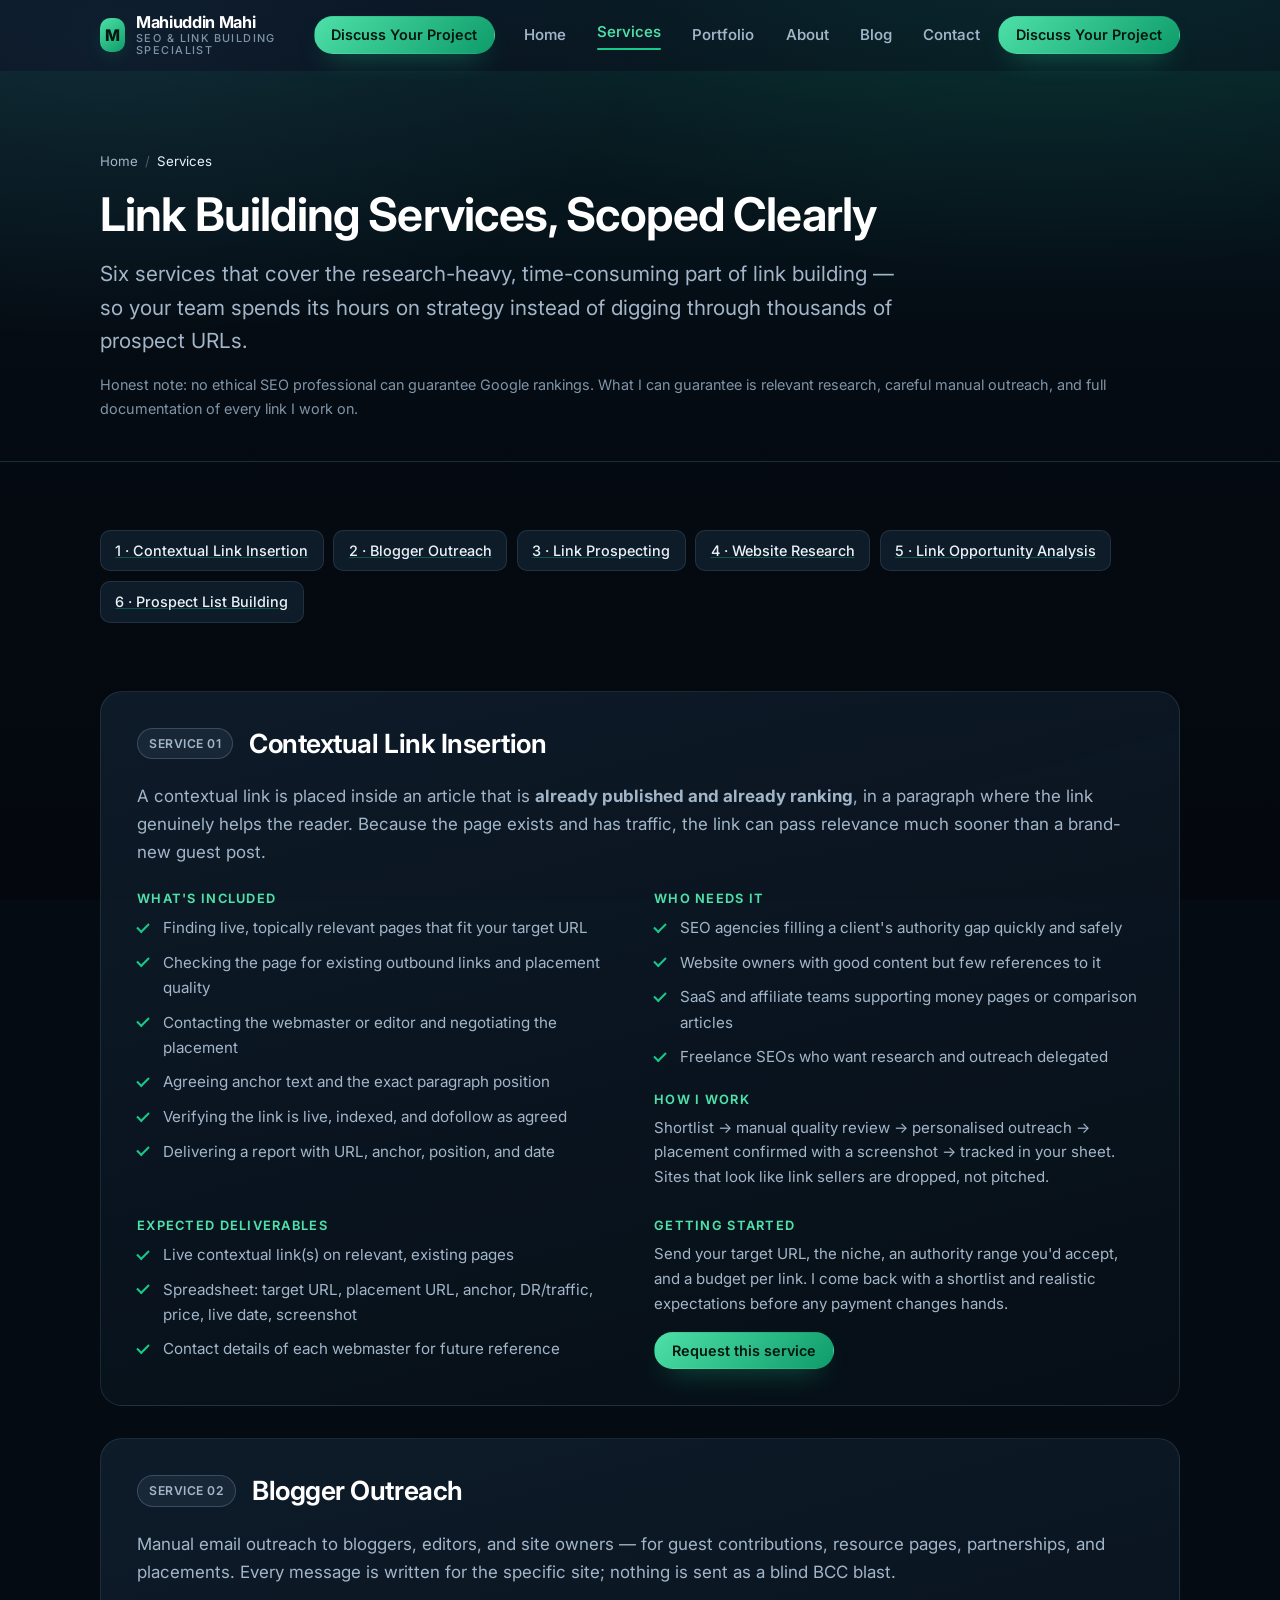
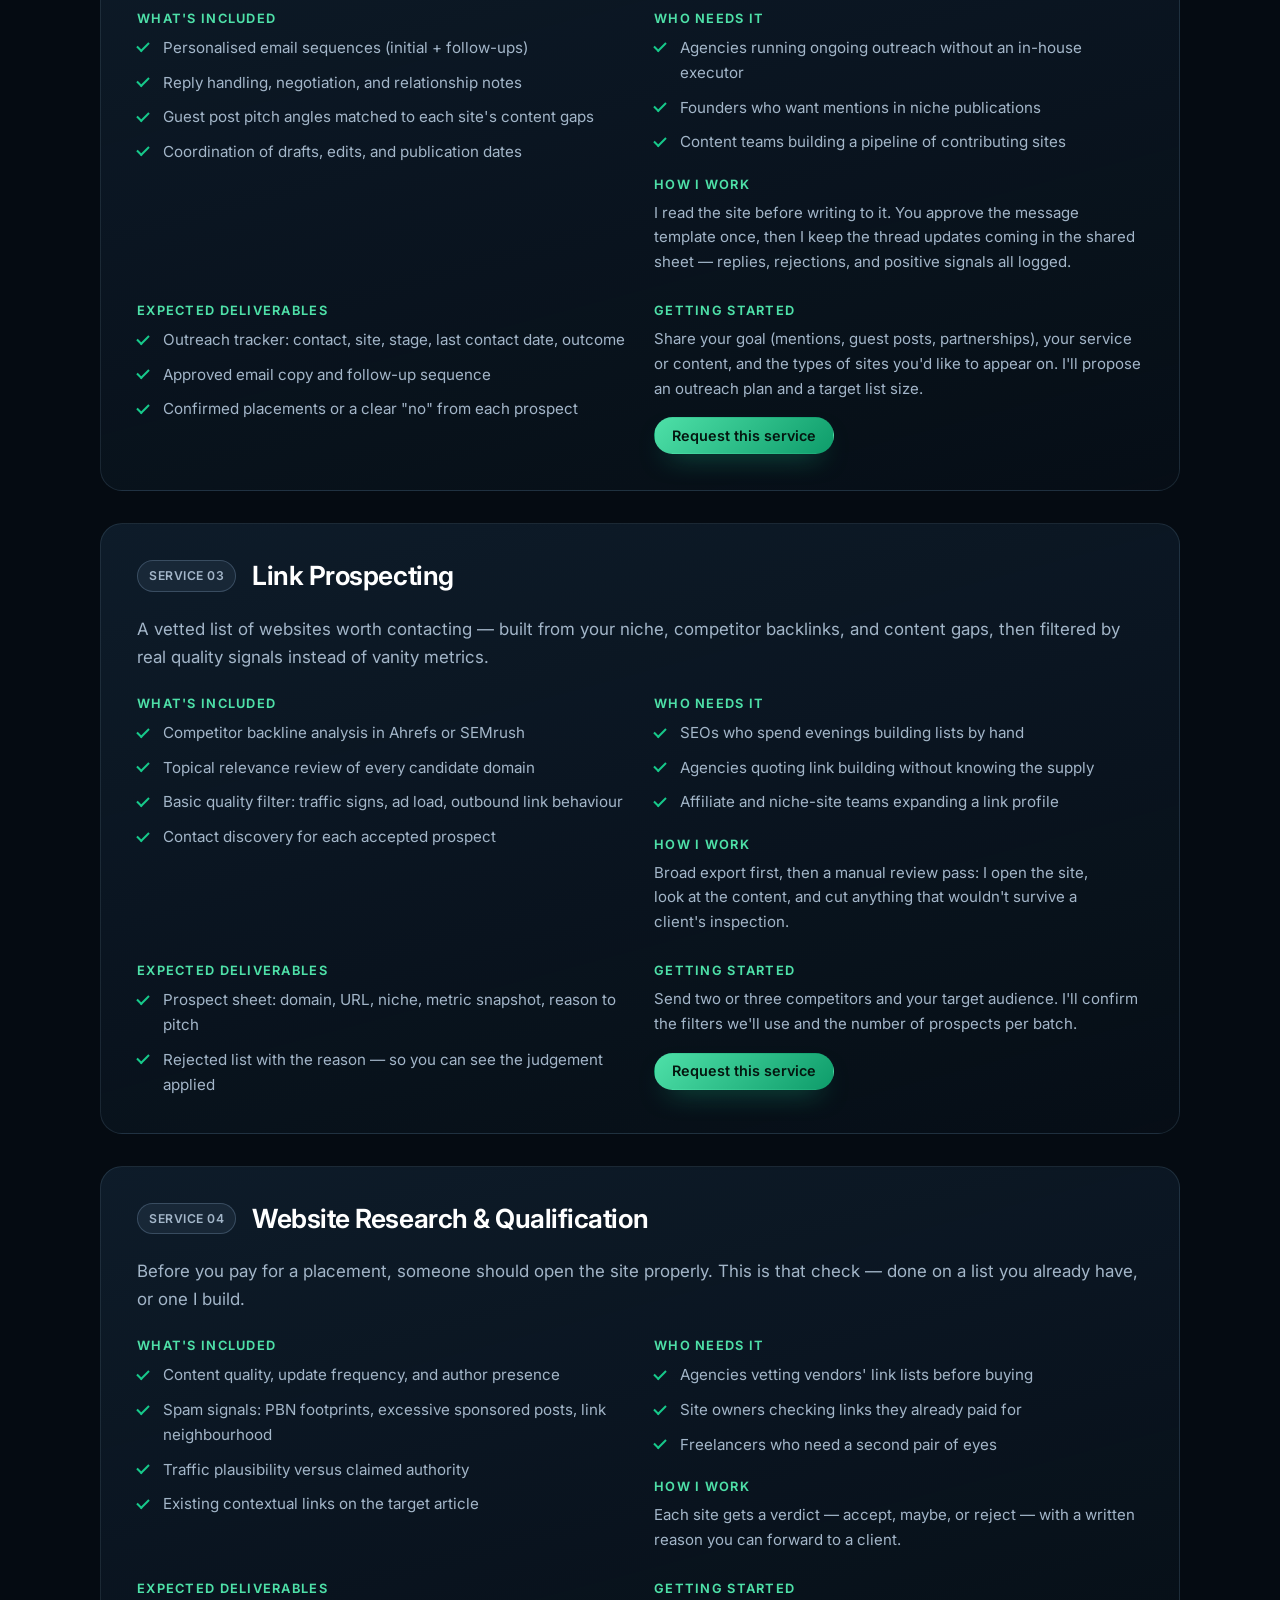
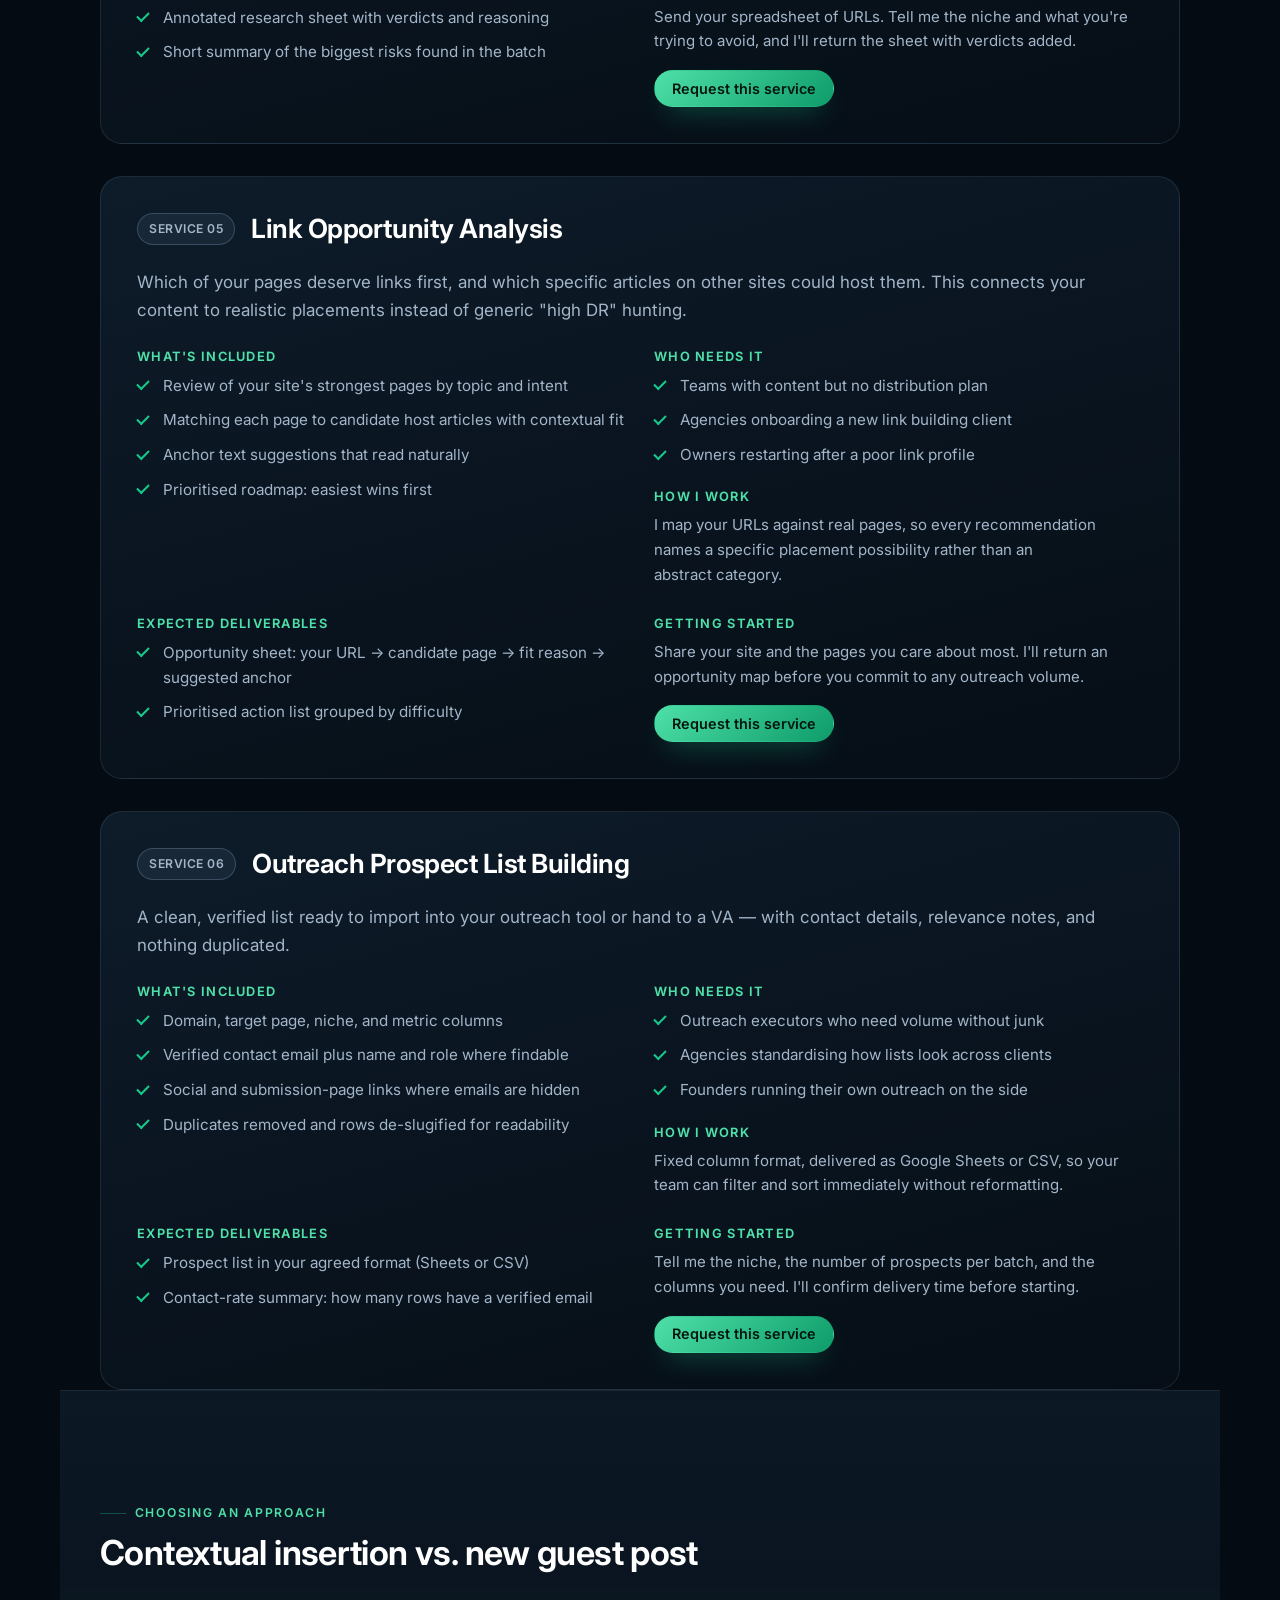
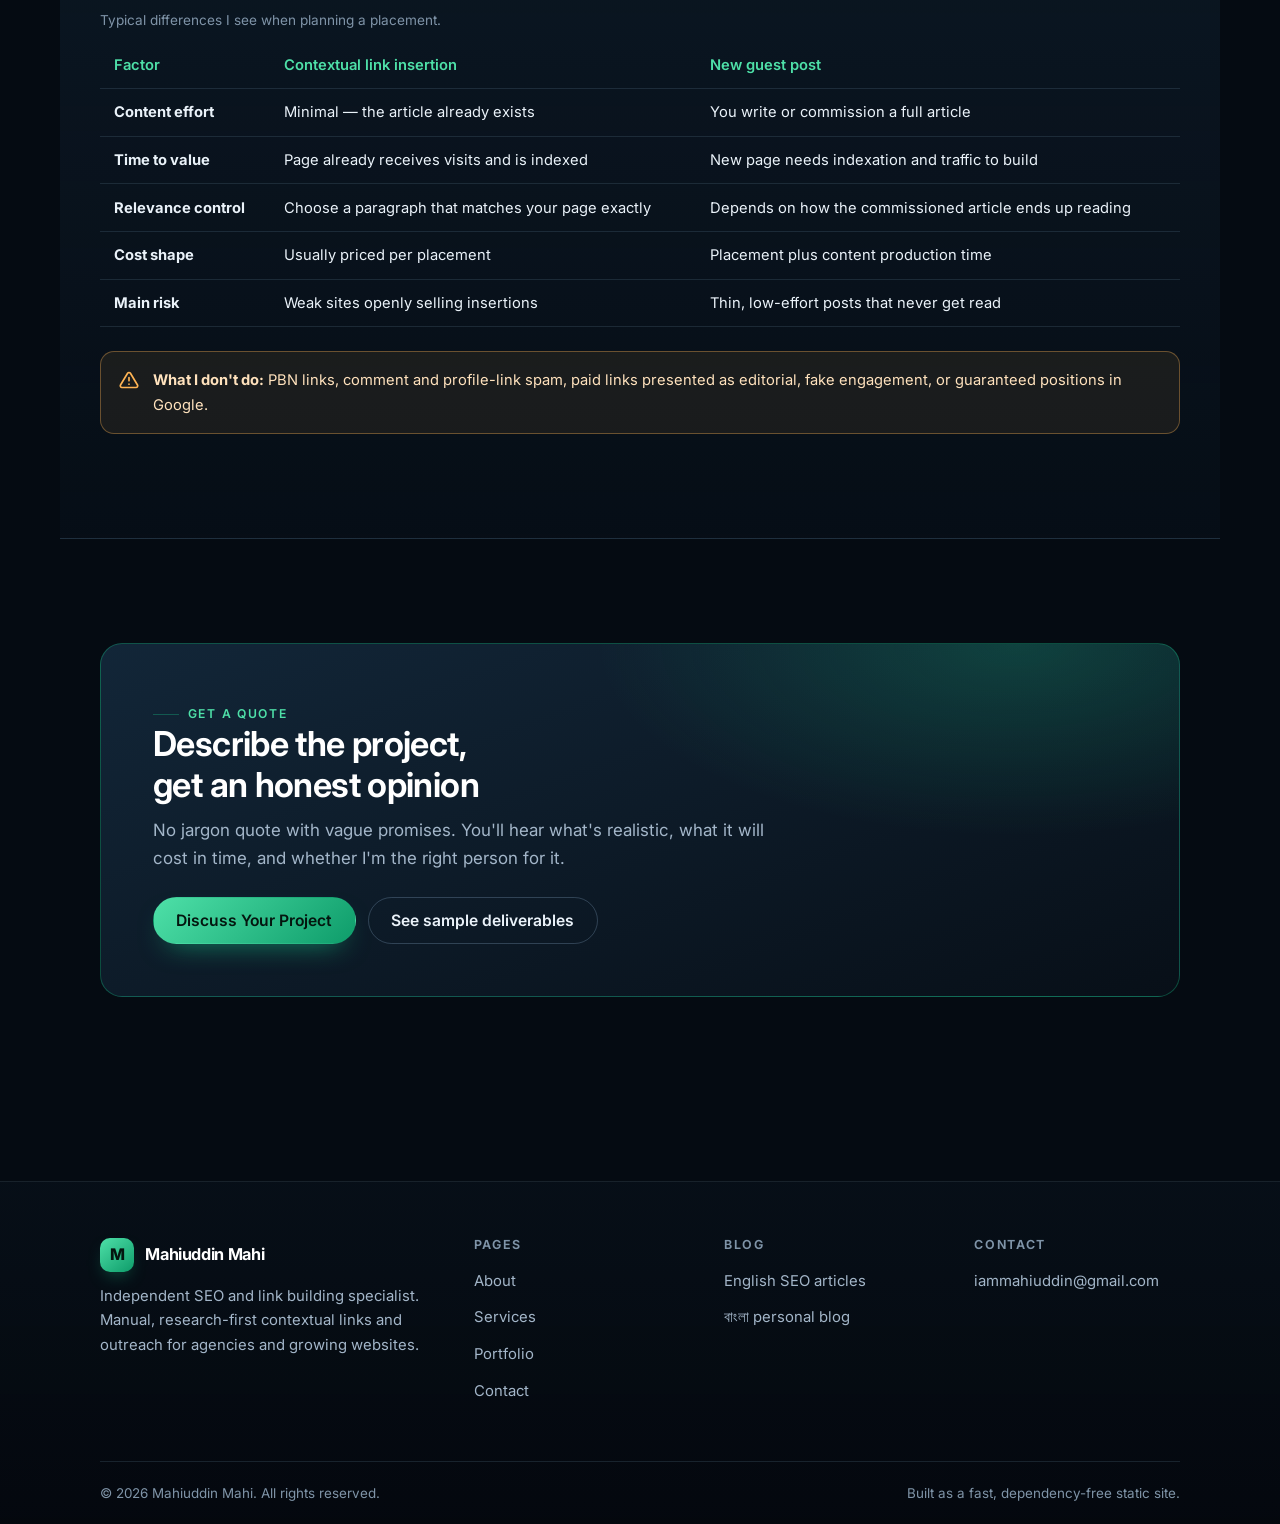
<file: services/index.html>
<!DOCTYPE html>
<html lang="en">
<head>
<meta charset="utf-8">
<meta name="viewport" content="width=device-width, initial-scale=1">
<meta name="robots" content="noindex, follow">
<title>Link Building Services — Contextual Links &amp; Outreach</title>
<meta name="description" content="Six focused link building services for agencies and website owners: contextual link insertion, blogger outreach, prospecting, research and list building.">
<link rel="canonical" href="https://mahiuddin.com/services/">

<meta property="og:type" content="website">
<meta property="og:url" content="https://mahiuddin.com/services/">
<meta property="og:title" content="SEO &amp; Link Building Services — Contextual Links, Outreach, Prospecting">
<meta property="og:description" content="Contextual link insertion, blogger outreach, link prospecting and research services for agencies and website owners.">
<meta property="og:image" content="https://mahiuddin.com/assets/images/og-image.png">
<meta property="og:locale" content="en_US">
<meta property="og:site_name" content="Mahiuddin Mahi">

<meta name="twitter:card" content="summary_large_image">
<meta name="twitter:title" content="SEO &amp; Link Building Services — Contextual Links, Outreach, Prospecting">
<meta name="twitter:description" content="Contextual link insertion, blogger outreach, link prospecting and research services for agencies and website owners.">
<meta name="twitter:image" content="https://mahiuddin.com/assets/images/og-image.png">

<meta name="theme-color" content="#081320">
<link rel="icon" type="image/svg+xml" href="/assets/icons/favicon.svg">

<script type="application/ld+json">
{
  "@context": "https://schema.org",
  "@graph": [
    {
      "@type": "ProfessionalService",
      "@id": "https://mahiuddin.com/services/#service",
      "name": "Contextual Link Building &amp; Outreach Services",
      "url": "https://mahiuddin.com/services/",
      "description": "Manual, research-first link building support: contextual link insertion, blogger outreach, link prospecting, website research, link opportunity analysis, and outreach prospect list building.",
      "provider": { "@id": "https://mahiuddin.com/#person" },
      "areaServed": "Worldwide",
      "serviceType": [
        "Contextual Link Insertion",
        "Blogger Outreach",
        "Link Prospecting",
        "Website Research",
        "Link Opportunity Analysis",
        "Outreach Prospect List Building"
      ]
    },
    {
      "@type": "BreadcrumbList",
      "itemListElement": [
        { "@type": "ListItem", "position": 1, "name": "Home", "item": "https://mahiuddin.com/" },
        { "@type": "ListItem", "position": 2, "name": "Services", "item": "https://mahiuddin.com/services/" }
      ]
    }
  ]
}
</script>

<link rel="preconnect" href="https://fonts.googleapis.com">
<link rel="preconnect" href="https://fonts.gstatic.com" crossorigin>
<link href="https://fonts.googleapis.com/css2?family=Inter:wght@400;500;600;700&display=swap" rel="stylesheet">
<link rel="stylesheet" href="/assets/css/style.css">
<script src="/assets/js/config.js" defer></script>
<script src="/assets/js/main.js" defer></script>
</head>

<body>
<a class="skip-link" href="#main">Skip to content</a>

<header class="site-header">
  <nav class="container nav" aria-label="Main navigation">
    <a href="/" class="brand" aria-label="Mahiuddin Mahi — home">
      <span class="brand__mark">M</span>
      <span class="brand__text">
        Mahiuddin Mahi
        <span class="brand__role" data-site="role" data-site-text="visible">SEO &amp; Link Building</span>
      </span>
    </a>
    <div class="nav__actions">
      <a href="/contact/" class="btn btn--primary btn--sm">Discuss Your Project</a>
    </div>
    <button class="nav__toggle" aria-expanded="false" aria-controls="nav-list" aria-label="Toggle navigation menu">
      <svg class="icon-open" viewBox="0 0 24 24" fill="none" stroke="currentColor" stroke-width="2" stroke-linecap="round"><path d="M3 6h18M3 12h18M3 18h18"/></svg>
      <svg class="icon-close" viewBox="0 0 24 24" fill="none" stroke="currentColor" stroke-width="2" stroke-linecap="round"><path d="M6 6l12 12M18 6L6 18"/></svg>
    </button>
    <ul class="nav__list" id="nav-list">
      <li><a href="/" class="nav__link">Home</a></li>
      <li><a href="/services/" class="nav__link" aria-current="page">Services</a></li>
      <li><a href="/portfolio/" class="nav__link">Portfolio</a></li>
      <li><a href="/about/" class="nav__link">About</a></li>
      <li><a href="/blog/" class="nav__link">Blog</a></li>
      <li><a href="/contact/" class="nav__link">Contact</a></li>
      <li><a href="/contact/" class="btn btn--primary btn--sm nav__cta">Discuss Your Project</a></li>
    </ul>
  </nav>
</header>

<main id="main">
  <div class="page-banner">
    <div class="container">
      <nav class="breadcrumbs" aria-label="Breadcrumb">
        <ol role="list" style="display:flex;gap:.45rem;flex-wrap:wrap;align-items:center;">
          <li><a href="/">Home</a></li>
          <li><span aria-current="page">Services</span></li>
        </ol>
      </nav>
      <h1>Link Building Services, Scoped Clearly</h1>
      <p class="lead">
        Six services that cover the research-heavy, time-consuming part of link building — so your team
        spends its hours on strategy instead of digging through thousands of prospect URLs.
      </p>
      <p class="dim" style="margin-top:1rem;font-size:.9rem;">
        Honest note: no ethical SEO professional can guarantee Google rankings. What I can guarantee is
        relevant research, careful manual outreach, and full documentation of every link I work on.
      </p>
    </div>
  </div>

  <!-- Jump list -->
  <section class="section--tight container">
    <ul class="chip-group" aria-label="Jump to a service">
      <li><a class="chip" href="#contextual-link-insertion">1 · Contextual Link Insertion</a></li>
      <li><a class="chip" href="#blogger-outreach">2 · Blogger Outreach</a></li>
      <li><a class="chip" href="#link-prospecting">3 · Link Prospecting</a></li>
      <li><a class="chip" href="#website-research">4 · Website Research</a></li>
      <li><a class="chip" href="#link-opportunity-analysis">5 · Link Opportunity Analysis</a></li>
      <li><a class="chip" href="#prospect-list-building">6 · Prospect List Building</a></li>
    </ul>
  </section>

  <section class="container" aria-label="Service details">
    <div class="stack-lg">

      <!-- 1 -->
      <article class="service-block" id="contextual-link-insertion">
        <div class="service-block__head">
          <span class="badge">Service 01</span>
          <h2>Contextual Link Insertion</h2>
        </div>
        <p class="muted">
          A contextual link is placed inside an article that is <strong>already published and already
          ranking</strong>, in a paragraph where the link genuinely helps the reader. Because the page
          exists and has traffic, the link can pass relevance much sooner than a brand-new guest post.
        </p>

        <div class="service-block__grid">
          <div>
            <h3>What's included</h3>
            <ul class="list-check" role="list">
              <li>Finding live, topically relevant pages that fit your target URL</li>
              <li>Checking the page for existing outbound links and placement quality</li>
              <li>Contacting the webmaster or editor and negotiating the placement</li>
              <li>Agreeing anchor text and the exact paragraph position</li>
              <li>Verifying the link is live, indexed, and dofollow as agreed</li>
              <li>Delivering a report with URL, anchor, position, and date</li>
            </ul>
          </div>
          <div>
            <h3>Who needs it</h3>
            <ul class="list-check" role="list">
              <li>SEO agencies filling a client's authority gap quickly and safely</li>
              <li>Website owners with good content but few references to it</li>
              <li>SaaS and affiliate teams supporting money pages or comparison articles</li>
              <li>Freelance SEOs who want research and outreach delegated</li>
            </ul>
            <h3 style="margin-top:1.4rem;">How I work</h3>
            <p class="muted" style="font-size:.94rem;">
              Shortlist → manual quality review → personalised outreach → placement confirmed with a
              screenshot → tracked in your sheet. Sites that look like link sellers are dropped, not pitched.
            </p>
          </div>
          <div>
            <h3>Expected deliverables</h3>
            <ul class="list-check" role="list">
              <li>Live contextual link(s) on relevant, existing pages</li>
              <li>Spreadsheet: target URL, placement URL, anchor, DR/traffic, price, live date, screenshot</li>
              <li>Contact details of each webmaster for future reference</li>
            </ul>
          </div>
          <div>
            <h3>Getting started</h3>
            <p class="muted" style="font-size:.94rem;">
              Send your target URL, the niche, an authority range you'd accept, and a budget per link.
              I come back with a shortlist and realistic expectations before any payment changes hands.
            </p>
            <a href="/contact/" class="btn btn--primary btn--sm" style="margin-top:1rem;">Request this service</a>
          </div>
        </div>
      </article>

      <!-- 2 -->
      <article class="service-block" id="blogger-outreach">
        <div class="service-block__head">
          <span class="badge">Service 02</span>
          <h2>Blogger Outreach</h2>
        </div>
        <p class="muted">
          Manual email outreach to bloggers, editors, and site owners — for guest contributions, resource
          pages, partnerships, and placements. Every message is written for the specific site; nothing is
          sent as a blind BCC blast.
        </p>
        <div class="service-block__grid">
          <div>
            <h3>What's included</h3>
            <ul class="list-check" role="list">
              <li>Personalised email sequences (initial + follow-ups)</li>
              <li>Reply handling, negotiation, and relationship notes</li>
              <li>Guest post pitch angles matched to each site's content gaps</li>
              <li>Coordination of drafts, edits, and publication dates</li>
            </ul>
          </div>
          <div>
            <h3>Who needs it</h3>
            <ul class="list-check" role="list">
              <li>Agencies running ongoing outreach without an in-house executor</li>
              <li>Founders who want mentions in niche publications</li>
              <li>Content teams building a pipeline of contributing sites</li>
            </ul>
            <h3 style="margin-top:1.4rem;">How I work</h3>
            <p class="muted" style="font-size:.94rem;">
              I read the site before writing to it. You approve the message template once, then I keep the
              thread updates coming in the shared sheet — replies, rejections, and positive signals all logged.
            </p>
          </div>
          <div>
            <h3>Expected deliverables</h3>
            <ul class="list-check" role="list">
              <li>Outreach tracker: contact, site, stage, last contact date, outcome</li>
              <li>Approved email copy and follow-up sequence</li>
              <li>Confirmed placements or a clear "no" from each prospect</li>
            </ul>
          </div>
          <div>
            <h3>Getting started</h3>
            <p class="muted" style="font-size:.94rem;">
              Share your goal (mentions, guest posts, partnerships), your service or content, and the types
              of sites you'd like to appear on. I'll propose an outreach plan and a target list size.
            </p>
            <a href="/contact/" class="btn btn--primary btn--sm" style="margin-top:1rem;">Request this service</a>
          </div>
        </div>
      </article>

      <!-- 3 -->
      <article class="service-block" id="link-prospecting">
        <div class="service-block__head">
          <span class="badge">Service 03</span>
          <h2>Link Prospecting</h2>
        </div>
        <p class="muted">
          A vetted list of websites worth contacting — built from your niche, competitor backlinks, and
          content gaps, then filtered by real quality signals instead of vanity metrics.
        </p>
        <div class="service-block__grid">
          <div>
            <h3>What's included</h3>
            <ul class="list-check" role="list">
              <li>Competitor backline analysis in Ahrefs or SEMrush</li>
              <li>Topical relevance review of every candidate domain</li>
              <li>Basic quality filter: traffic signs, ad load, outbound link behaviour</li>
              <li>Contact discovery for each accepted prospect</li>
            </ul>
          </div>
          <div>
            <h3>Who needs it</h3>
            <ul class="list-check" role="list">
              <li>SEOs who spend evenings building lists by hand</li>
              <li>Agencies quoting link building without knowing the supply</li>
              <li>Affiliate and niche-site teams expanding a link profile</li>
            </ul>
            <h3 style="margin-top:1.4rem;">How I work</h3>
            <p class="muted" style="font-size:.94rem;">
              Broad export first, then a manual review pass: I open the site, look at the content, and cut
              anything that wouldn't survive a client's inspection.
            </p>
          </div>
          <div>
            <h3>Expected deliverables</h3>
            <ul class="list-check" role="list">
              <li>Prospect sheet: domain, URL, niche, metric snapshot, reason to pitch</li>
              <li>Rejected list with the reason — so you can see the judgement applied</li>
            </ul>
          </div>
          <div>
            <h3>Getting started</h3>
            <p class="muted" style="font-size:.94rem;">
              Send two or three competitors and your target audience. I'll confirm the filters we'll use and
              the number of prospects per batch.
            </p>
            <a href="/contact/" class="btn btn--primary btn--sm" style="margin-top:1rem;">Request this service</a>
          </div>
        </div>
      </article>

      <!-- 4 -->
      <article class="service-block" id="website-research">
        <div class="service-block__head">
          <span class="badge">Service 04</span>
          <h2>Website Research &amp; Qualification</h2>
        </div>
        <p class="muted">
          Before you pay for a placement, someone should open the site properly. This is that check —
          done on a list you already have, or one I build.
        </p>
        <div class="service-block__grid">
          <div>
            <h3>What's included</h3>
            <ul class="list-check" role="list">
              <li>Content quality, update frequency, and author presence</li>
              <li>Spam signals: PBN footprints, excessive sponsored posts, link neighbourhood</li>
              <li>Traffic plausibility versus claimed authority</li>
              <li>Existing contextual links on the target article</li>
            </ul>
          </div>
          <div>
            <h3>Who needs it</h3>
            <ul class="list-check" role="list">
              <li>Agencies vetting vendors' link lists before buying</li>
              <li>Site owners checking links they already paid for</li>
              <li>Freelancers who need a second pair of eyes</li>
            </ul>
            <h3 style="margin-top:1.4rem;">How I work</h3>
            <p class="muted" style="font-size:.94rem;">
              Each site gets a verdict — accept, maybe, or reject — with a written reason you can forward to a client.
            </p>
          </div>
          <div>
            <h3>Expected deliverables</h3>
            <ul class="list-check" role="list">
              <li>Annotated research sheet with verdicts and reasoning</li>
              <li>Short summary of the biggest risks found in the batch</li>
            </ul>
          </div>
          <div>
            <h3>Getting started</h3>
            <p class="muted" style="font-size:.94rem;">
              Send your spreadsheet of URLs. Tell me the niche and what you're trying to avoid, and I'll return
              the sheet with verdicts added.
            </p>
            <a href="/contact/" class="btn btn--primary btn--sm" style="margin-top:1rem;">Request this service</a>
          </div>
        </div>
      </article>

      <!-- 5 -->
      <article class="service-block" id="link-opportunity-analysis">
        <div class="service-block__head">
          <span class="badge">Service 05</span>
          <h2>Link Opportunity Analysis</h2>
        </div>
        <p class="muted">
          Which of your pages deserve links first, and which specific articles on other sites could host them.
          This connects your content to realistic placements instead of generic "high DR" hunting.
        </p>
        <div class="service-block__grid">
          <div>
            <h3>What's included</h3>
            <ul class="list-check" role="list">
              <li>Review of your site's strongest pages by topic and intent</li>
              <li>Matching each page to candidate host articles with contextual fit</li>
              <li>Anchor text suggestions that read naturally</li>
              <li>Prioritised roadmap: easiest wins first</li>
            </ul>
          </div>
          <div>
            <h3>Who needs it</h3>
            <ul class="list-check" role="list">
              <li>Teams with content but no distribution plan</li>
              <li>Agencies onboarding a new link building client</li>
              <li>Owners restarting after a poor link profile</li>
            </ul>
            <h3 style="margin-top:1.4rem;">How I work</h3>
            <p class="muted" style="font-size:.94rem;">
              I map your URLs against real pages, so every recommendation names a specific placement
              possibility rather than an abstract category.
            </p>
          </div>
          <div>
            <h3>Expected deliverables</h3>
            <ul class="list-check" role="list">
              <li>Opportunity sheet: your URL → candidate page → fit reason → suggested anchor</li>
              <li>Prioritised action list grouped by difficulty</li>
            </ul>
          </div>
          <div>
            <h3>Getting started</h3>
            <p class="muted" style="font-size:.94rem;">
              Share your site and the pages you care about most. I'll return an opportunity map before you
              commit to any outreach volume.
            </p>
            <a href="/contact/" class="btn btn--primary btn--sm" style="margin-top:1rem;">Request this service</a>
          </div>
        </div>
      </article>

      <!-- 6 -->
      <article class="service-block" id="prospect-list-building">
        <div class="service-block__head">
          <span class="badge">Service 06</span>
          <h2>Outreach Prospect List Building</h2>
        </div>
        <p class="muted">
          A clean, verified list ready to import into your outreach tool or hand to a VA — with contact
          details, relevance notes, and nothing duplicated.
        </p>
        <div class="service-block__grid">
          <div>
            <h3>What's included</h3>
            <ul class="list-check" role="list">
              <li>Domain, target page, niche, and metric columns</li>
              <li>Verified contact email plus name and role where findable</li>
              <li>Social and submission-page links where emails are hidden</li>
              <li>Duplicates removed and rows de-slugified for readability</li>
            </ul>
          </div>
          <div>
            <h3>Who needs it</h3>
            <ul class="list-check" role="list">
              <li>Outreach executors who need volume without junk</li>
              <li>Agencies standardising how lists look across clients</li>
              <li>Founders running their own outreach on the side</li>
            </ul>
            <h3 style="margin-top:1.4rem;">How I work</h3>
            <p class="muted" style="font-size:.94rem;">
              Fixed column format, delivered as Google Sheets or CSV, so your team can filter and sort
              immediately without reformatting.
            </p>
          </div>
          <div>
            <h3>Expected deliverables</h3>
            <ul class="list-check" role="list">
              <li>Prospect list in your agreed format (Sheets or CSV)</li>
              <li>Contact-rate summary: how many rows have a verified email</li>
            </ul>
          </div>
          <div>
            <h3>Getting started</h3>
            <p class="muted" style="font-size:.94rem;">
              Tell me the niche, the number of prospects per batch, and the columns you need. I'll confirm
              delivery time before starting.
            </p>
            <a href="/contact/" class="btn btn--primary btn--sm" style="margin-top:1rem;">Request this service</a>
          </div>
        </div>
      </article>
    </div>
  </section>

  <!-- Contextual vs guest post -->
  <section class="section section--alt container" aria-labelledby="compare-heading">
    <div class="section-head">
      <span class="eyebrow">Choosing an approach</span>
      <h2 id="compare-heading">Contextual insertion vs. new guest post</h2>
    </div>
    <div class="table-wrap" style="overflow-x:auto;">
      <table class="compare-table">
        <caption>Typical differences I see when planning a placement.</caption>
        <thead>
          <tr><th scope="col">Factor</th><th scope="col">Contextual link insertion</th><th scope="col">New guest post</th></tr>
        </thead>
        <tbody>
          <tr><th scope="row">Content effort</th><td>Minimal — the article already exists</td><td>You write or commission a full article</td></tr>
          <tr><th scope="row">Time to value</th><td>Page already receives visits and is indexed</td><td>New page needs indexation and traffic to build</td></tr>
          <tr><th scope="row">Relevance control</th><td>Choose a paragraph that matches your page exactly</td><td>Depends on how the commissioned article ends up reading</td></tr>
          <tr><th scope="row">Cost shape</th><td>Usually priced per placement</td><td>Placement plus content production time</td></tr>
          <tr><th scope="row">Main risk</th><td>Weak sites openly selling insertions</td><td>Thin, low-effort posts that never get read</td></tr>
        </tbody>
      </table>
    </div>
    <div class="note" style="margin-top:1.5rem;">
      <svg viewBox="0 0 24 24" fill="none" stroke="currentColor" stroke-width="2" stroke-linecap="round"><path d="M12 9v4M12 17h.01"/><path d="M10.3 3.9 1.8 18a2 2 0 0 0 1.7 3h17a2 2 0 0 0 1.7-3L13.7 3.9a2 2 0 0 0-3.4 0z"/></svg>
      <span><strong>What I don't do:</strong> PBN links, comment and profile-link spam, paid links presented as editorial,
        fake engagement, or guaranteed positions in Google.</span>
    </div>
  </section>

  <section class="section container">
    <div class="cta-band">
      <span class="eyebrow">Get a quote</span>
      <h2>Describe the project, get an honest opinion</h2>
      <p>No jargon quote with vague promises. You'll hear what's realistic, what it will cost in time, and whether I'm the right person for it.</p>
      <div class="btn-row">
        <a href="/contact/" class="btn btn--primary">Discuss Your Project</a>
        <a href="/portfolio/" class="btn btn--ghost">See sample deliverables</a>
      </div>
    </div>
  </section>
</main>

<footer class="site-footer">
  <div class="container">
    <div class="footer__grid">
      <div class="footer__about">
        <a href="/" class="brand">
          <span class="brand__mark">M</span>
          <span class="brand__text">Mahiuddin Mahi</span>
        </a>
        <p>Independent SEO and link building specialist. Manual, research-first contextual links and outreach for agencies and growing websites.</p>
      </div>
      <div class="footer">
        <h3>Pages</h3>
        <ul class="footer__links">
          <li><a href="/about/">About</a></li>
          <li><a href="/services/">Services</a></li>
          <li><a href="/portfolio/">Portfolio</a></li>
          <li><a href="/contact/">Contact</a></li>
        </ul>
      </div>
      <div class="footer">
        <h3>Blog</h3>
        <ul class="footer__links">
          <li><a href="/blog/">English SEO articles</a></li>
          <li><a href="/bn/" lang="bn">বাংলা personal blog</a></li>
        </ul>
      </div>
      <div class="footer">
        <h3>Contact</h3>
        <ul class="footer__links">
          <li><a href="mailto:iammahiuddin@gmail.com" data-site="email" data-site-text="visible">iammahiuddin@gmail.com</a></li>
          <li><a href="https://www.fiverr.com/" data-social="fiverrUrl" data-hide-if-empty rel="noopener nofollow">Fiverr profile</a></li>
        </ul>
      </div>
    </div>
    <div class="footer__bottom">
      <p>© <span data-year>2026</span> Mahiuddin Mahi. All rights reserved.</p>
      <p>Built as a fast, dependency-free static site.</p>
    </div>
  </div>
</footer>
</body>
</html>
</file>
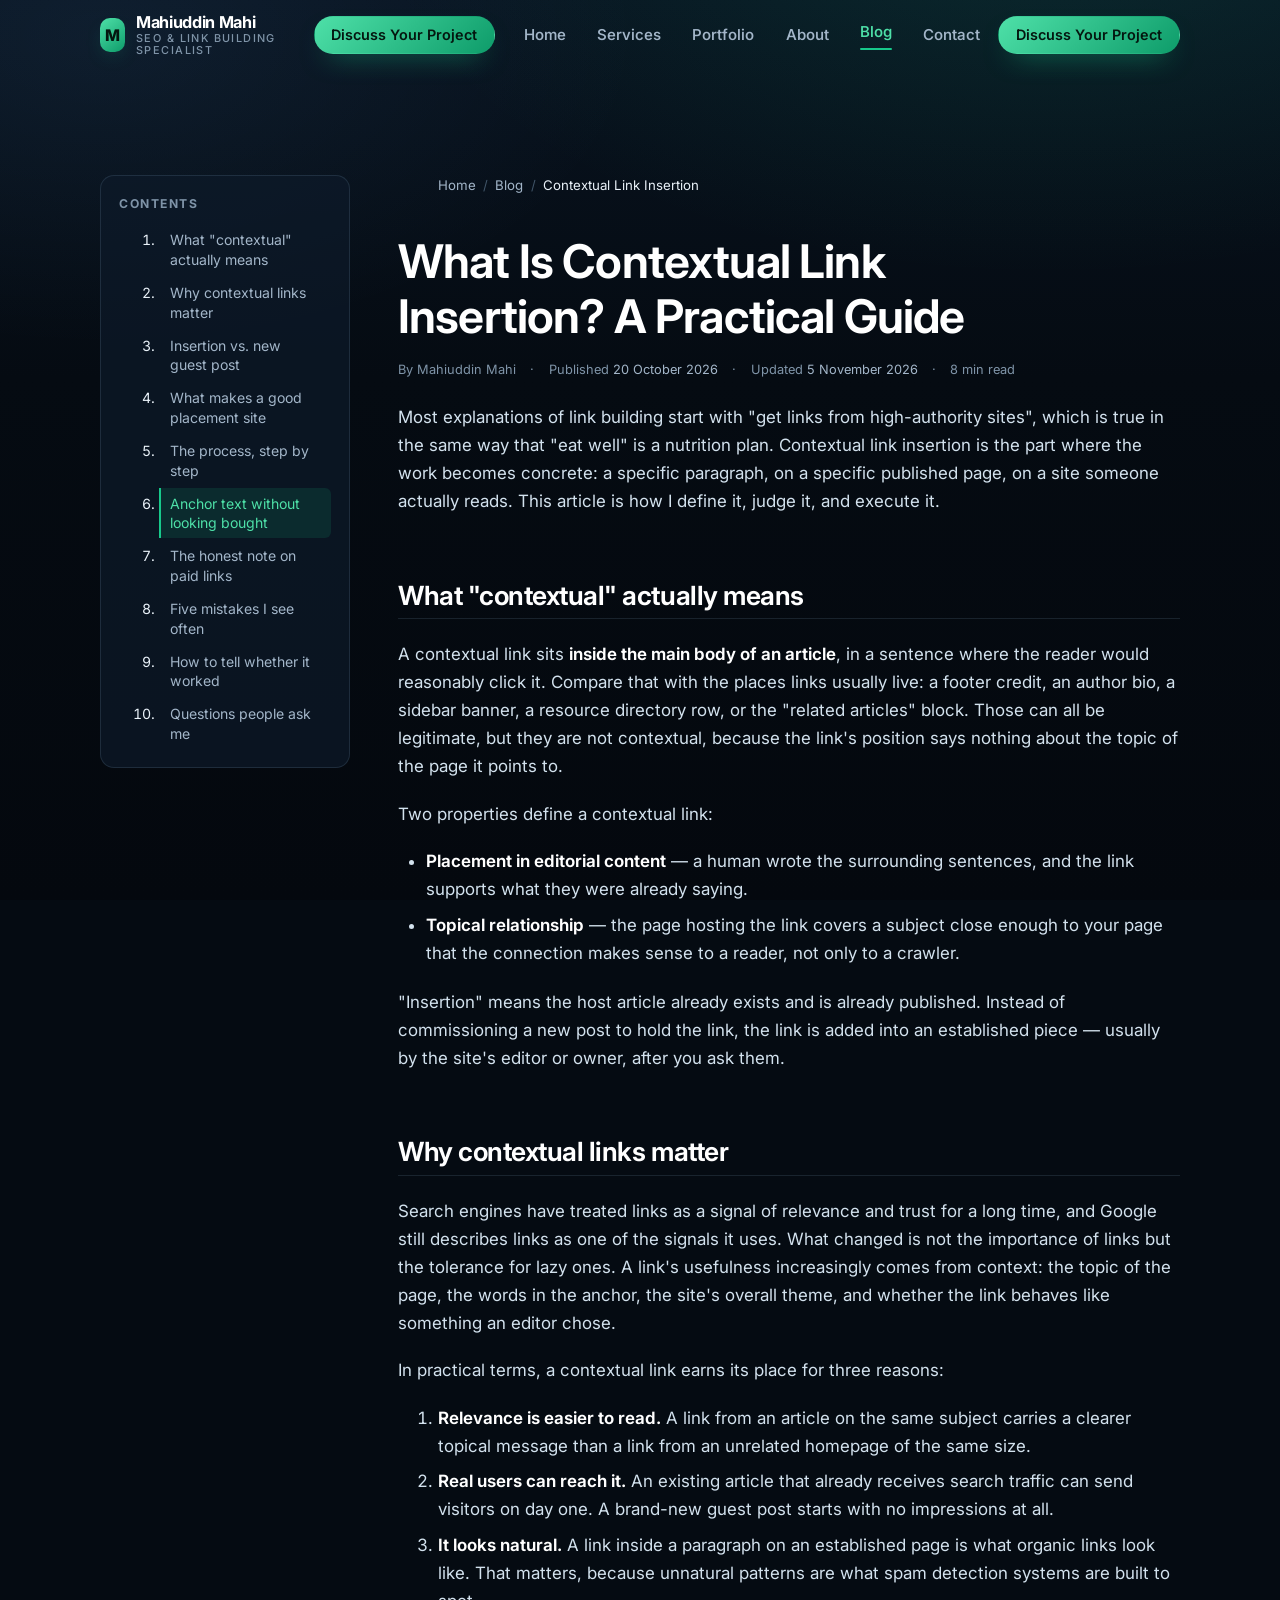
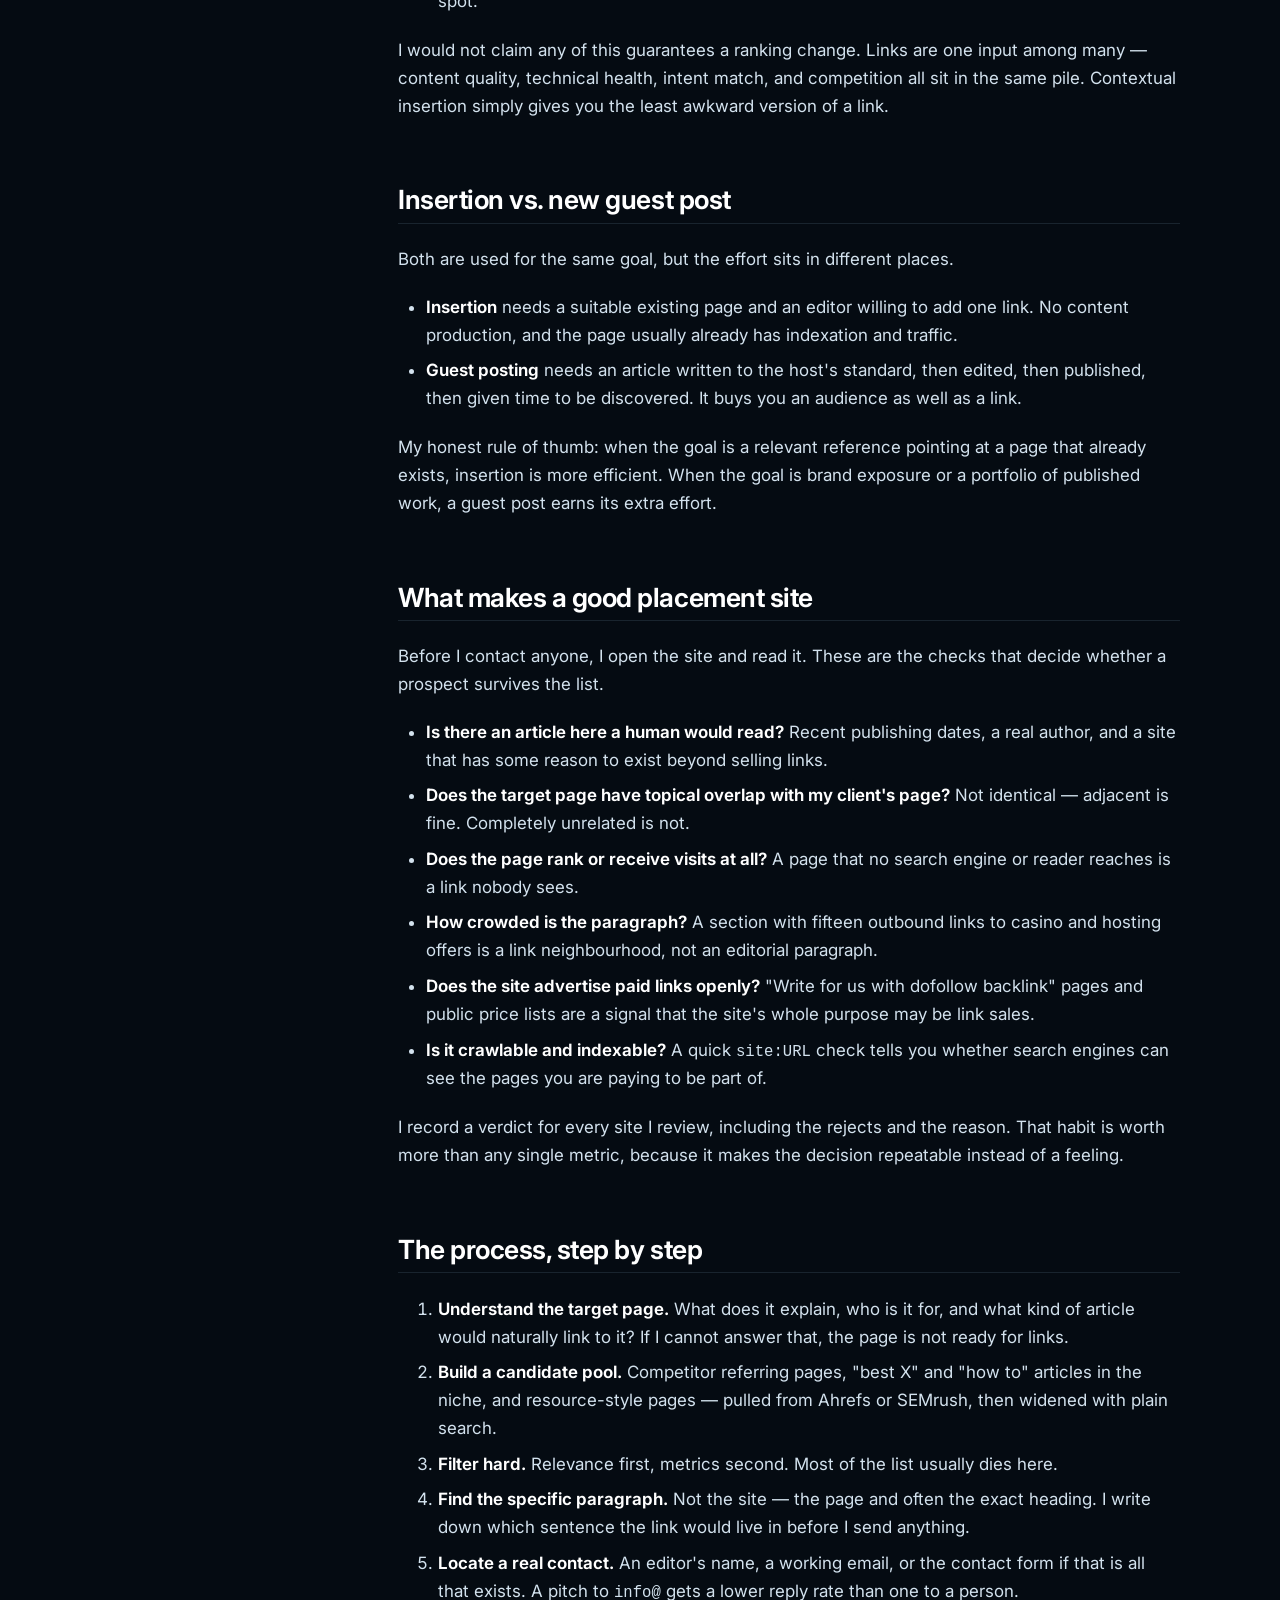
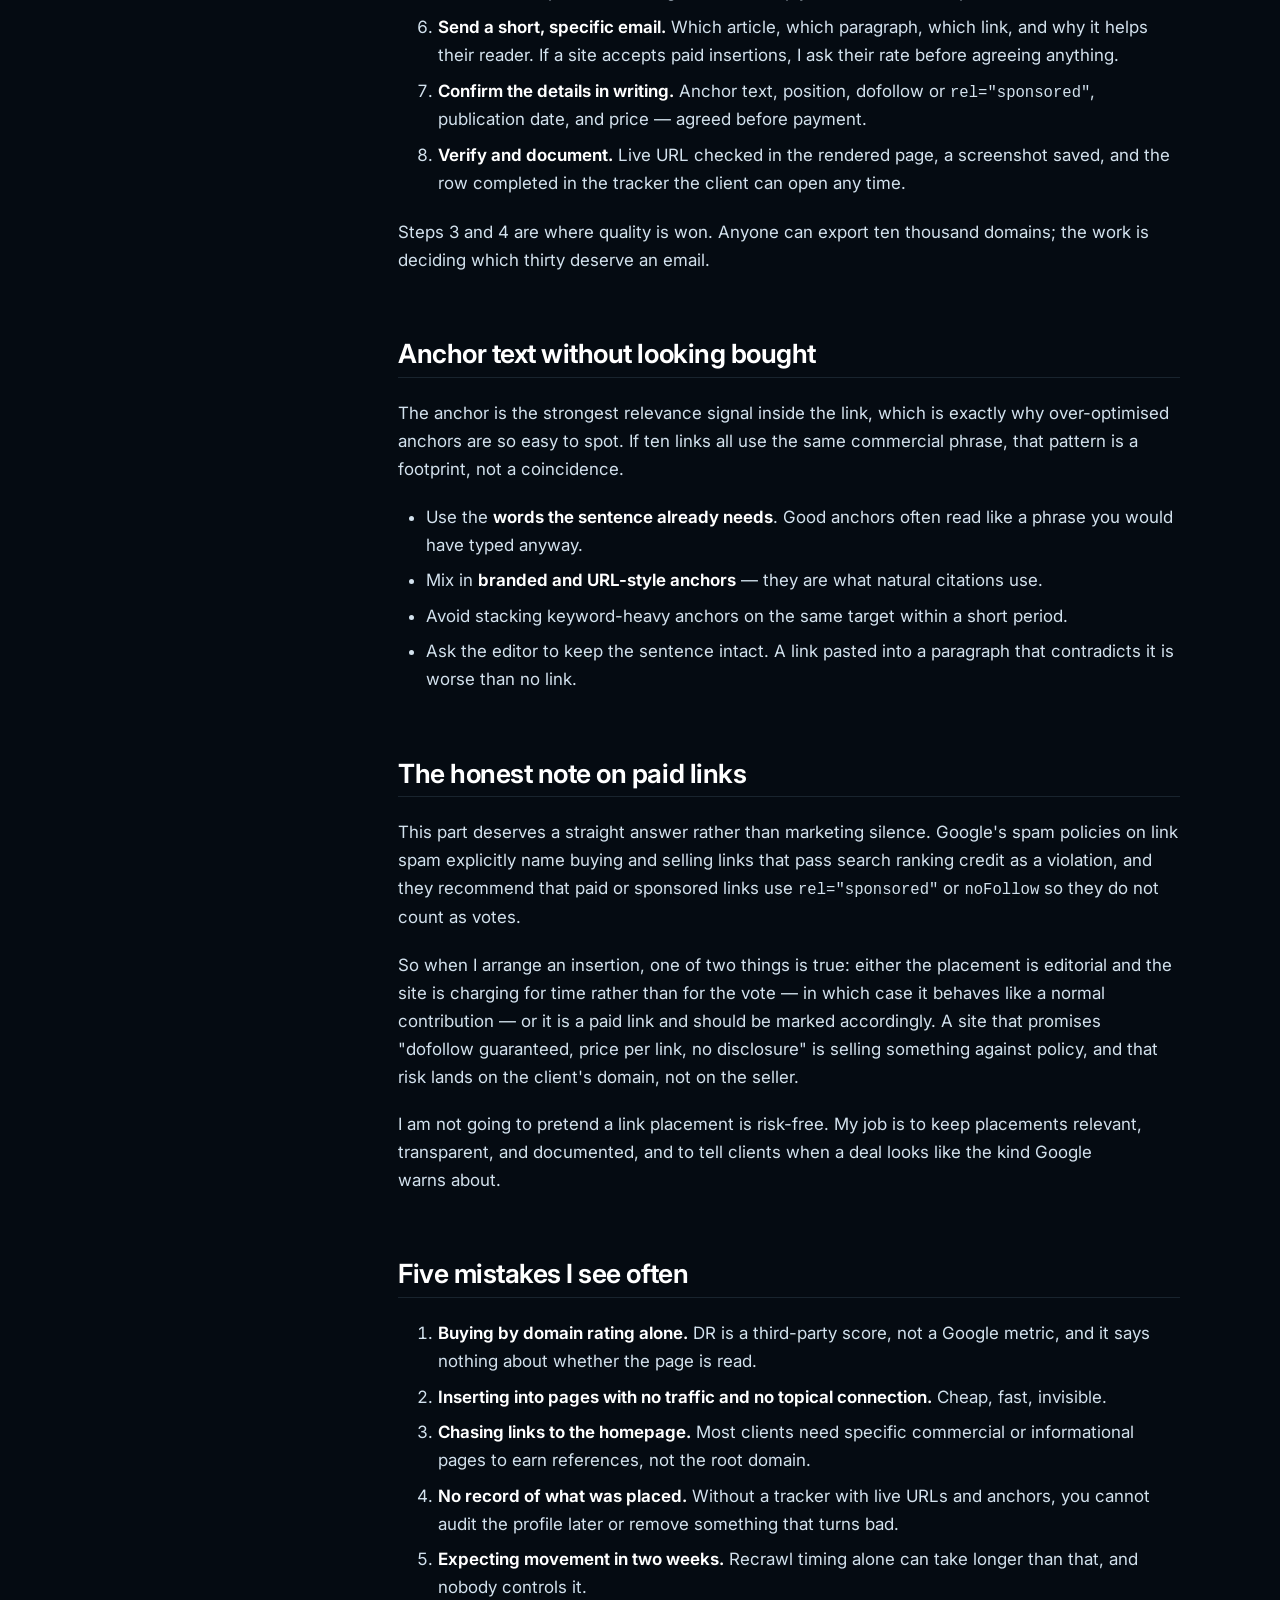
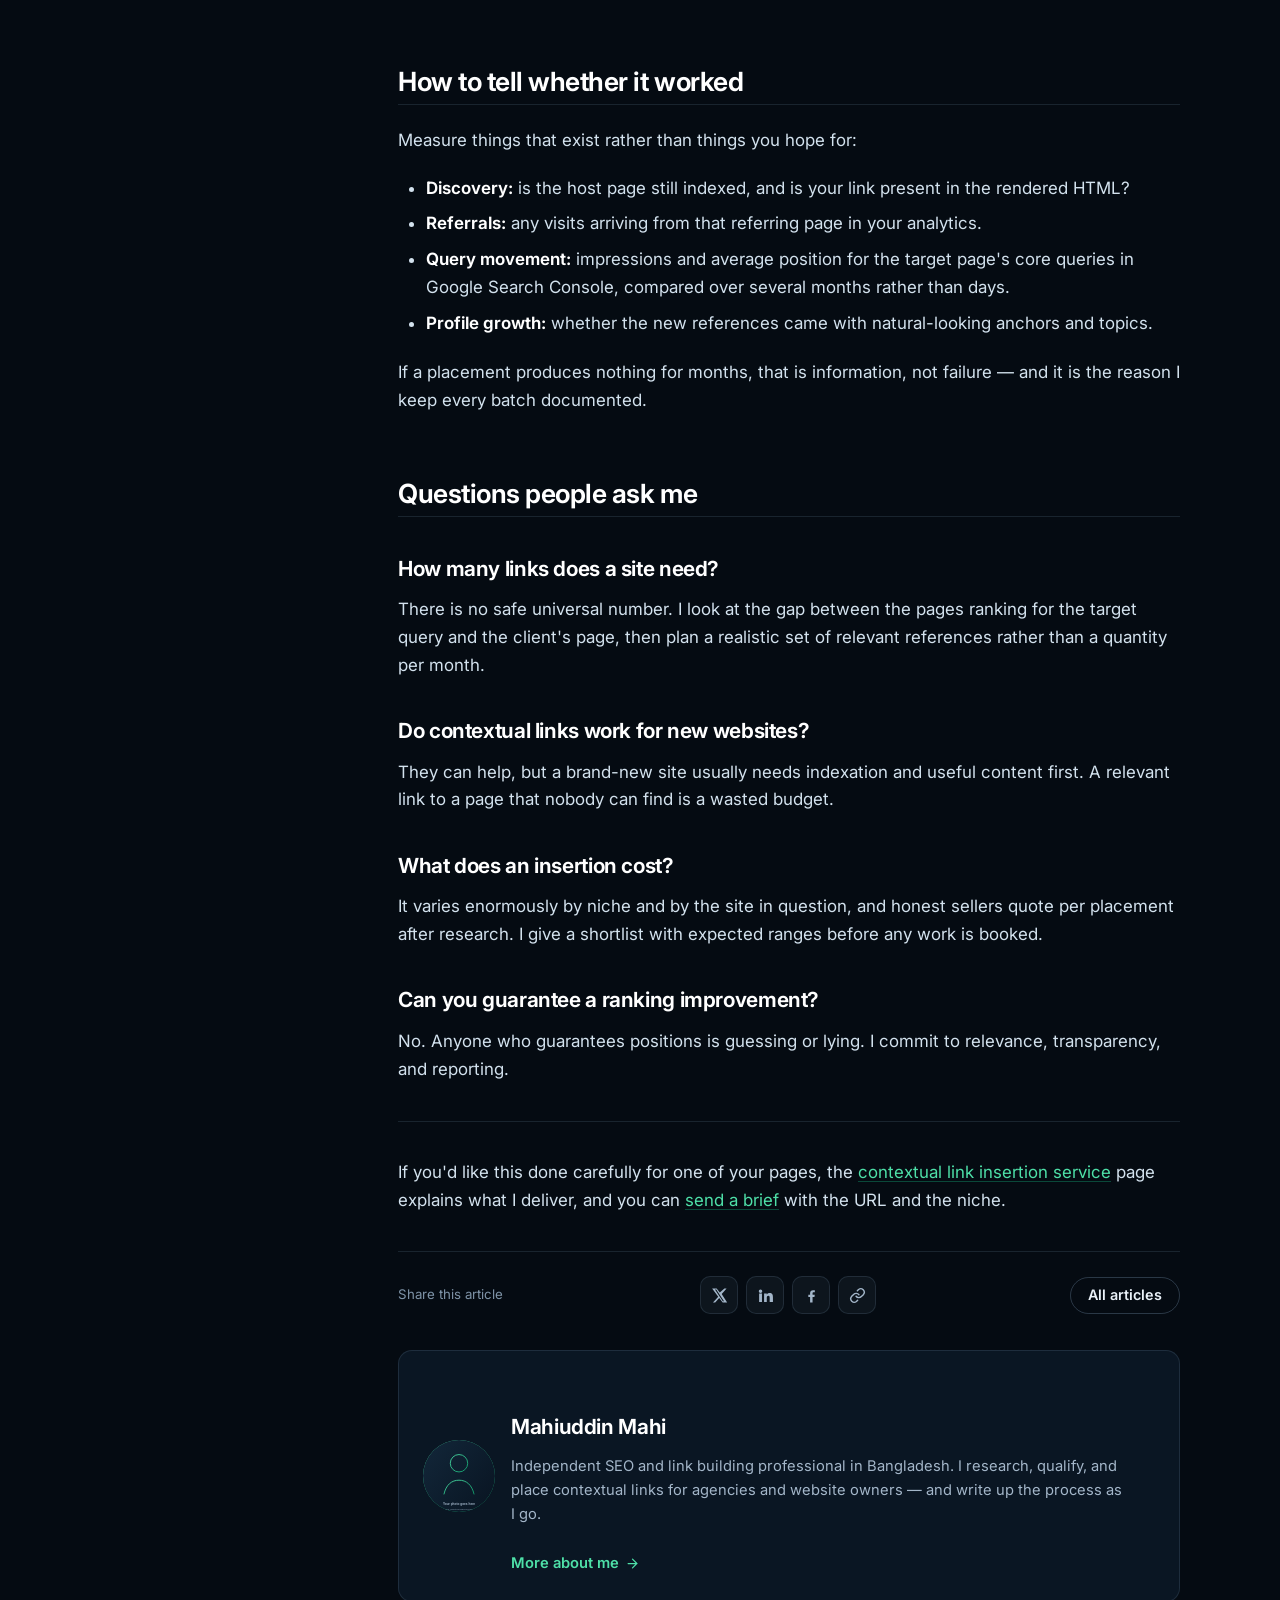
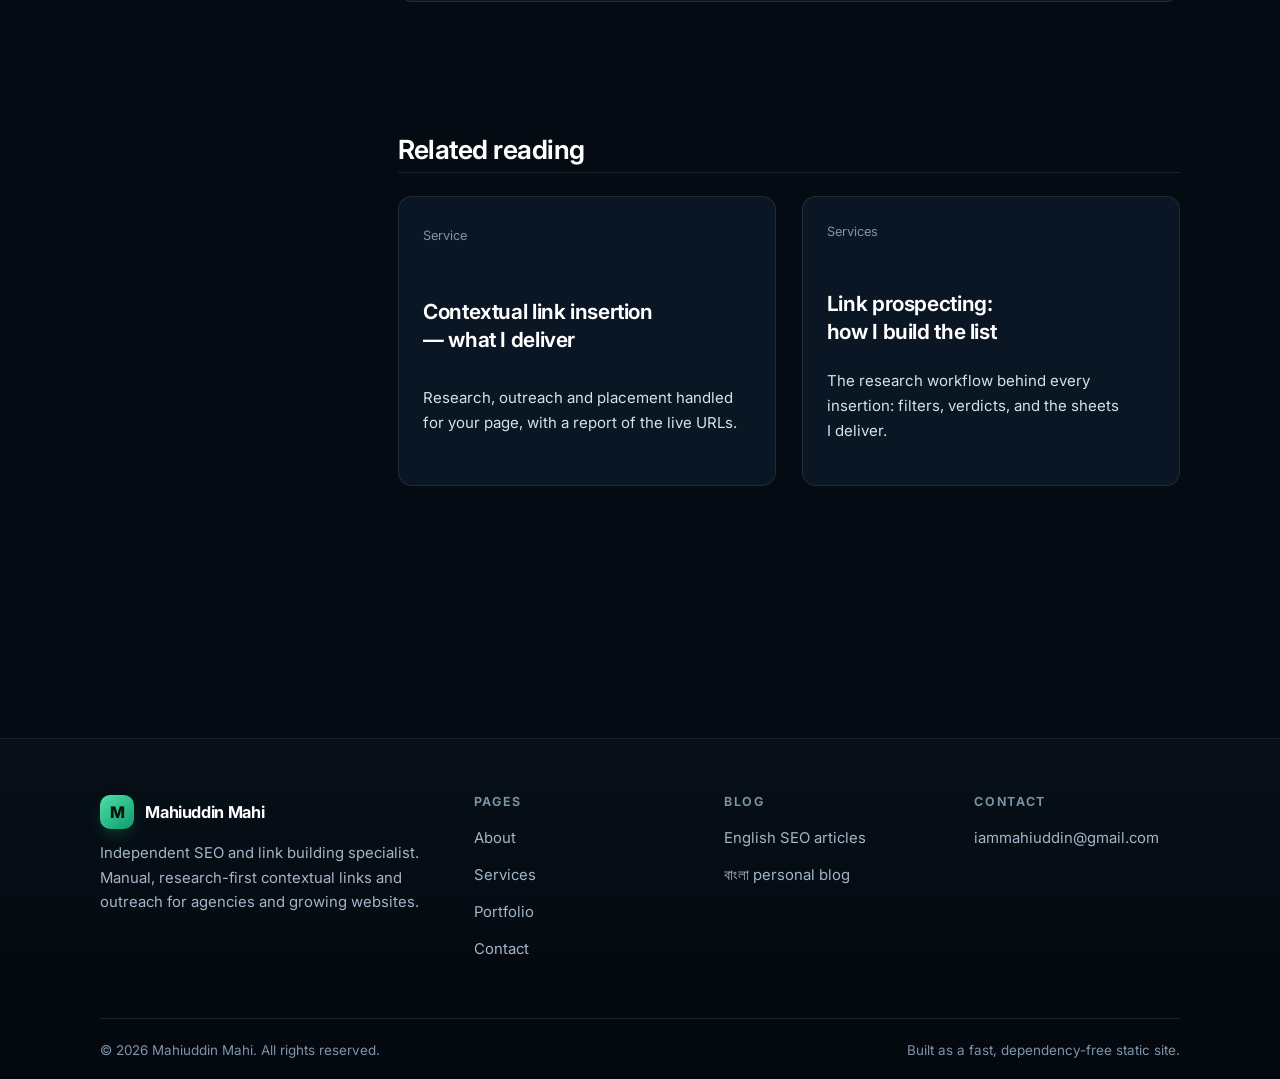
<file: blog/contextual-link-insertion/index.html>
<!DOCTYPE html>
<html lang="en">
<head>
<meta charset="utf-8">
<meta name="viewport" content="width=device-width, initial-scale=1">
<meta name="robots" content="noindex, follow">
<title>What Is Contextual Link Insertion? A Practical Guide</title>
<meta name="description" content="What counts as a contextual link, how to judge a placement site, the outreach process, anchor text, and Google's rules on paid links.">
<link rel="canonical" href="https://mahiuddin.com/blog/contextual-link-insertion/">

<meta property="og:type" content="article">
<meta property="og:url" content="https://mahiuddin.com/blog/contextual-link-insertion/">
<meta property="og:title" content="What Is Contextual Link Insertion? A Practical Guide">
<meta property="og:description" content="What counts as a contextual link, how to judge a placement site, and the manual process I use to find and secure insertions.">
<meta property="og:image" content="https://mahiuddin.com/assets/images/og-image.png">
<meta property="og:locale" content="en_US">
<meta property="og:site_name" content="Mahiuddin Mahi">
<meta property="article:published_time" content="2026-10-20T09:00:00+06:00">
<meta property="article:modified_time" content="2026-11-05T18:00:00+06:00">
<meta property="article:author" content="Mahiuddin Mahi">

<meta name="twitter:card" content="summary_large_image">
<meta name="twitter:title" content="What Is Contextual Link Insertion? A Practical Guide">
<meta name="twitter:description" content="What counts as a contextual link, how to judge a placement site, and the manual process I use to find and secure insertions.">
<meta name="twitter:image" content="https://mahiuddin.com/assets/images/og-image.png">

<meta name="theme-color" content="#081320">
<link rel="icon" type="image/svg+xml" href="/assets/icons/favicon.svg">

<script type="application/ld+json">
{
  "@context": "https://schema.org",
  "@graph": [
    {
      "@type": "BlogPosting",
      "@id": "https://mahiuddin.com/blog/contextual-link-insertion/#article",
      "headline": "What Is Contextual Link Insertion? A Practical Guide",
      "description": "A practical explanation of contextual link insertion: what counts as contextual, how to judge a placement site, the outreach process, anchor text, and Google's rules on paid links.",
      "image": "https://mahiuddin.com/assets/images/og-image.png",
      "inLanguage": "en",
      "datePublished": "2026-10-20",
      "dateModified": "2026-11-05",
      "author": { "@id": "https://mahiuddin.com/#person" },
      "publisher": { "@id": "https://mahiuddin.com/#person" },
      "mainEntityOfPage": "https://mahiuddin.com/blog/contextual-link-insertion/",
      "isPartOf": { "@id": "https://mahiuddin.com/blog/#blog" }
    },
    {
      "@type": "BreadcrumbList",
      "itemListElement": [
        { "@type": "ListItem", "position": 1, "name": "Home", "item": "https://mahiuddin.com/" },
        { "@type": "ListItem", "position": 2, "name": "Blog", "item": "https://mahiuddin.com/blog/" },
        { "@type": "ListItem", "position": 3, "name": "What Is Contextual Link Insertion?", "item": "https://mahiuddin.com/blog/contextual-link-insertion/" }
      ]
    }
  ]
}
</script>

<link rel="preconnect" href="https://fonts.googleapis.com">
<link rel="preconnect" href="https://fonts.gstatic.com" crossorigin>
<link href="https://fonts.googleapis.com/css2?family=Inter:wght@400;500;600;700&display=swap" rel="stylesheet">
<link rel="stylesheet" href="/assets/css/style.css">
<script src="/assets/js/config.js" defer></script>
<script src="/assets/js/main.js" defer></script>
</head>

<body>
<a class="skip-link" href="#main">Skip to content</a>

<header class="site-header">
  <nav class="container nav" aria-label="Main navigation">
    <a href="/" class="brand" aria-label="Mahiuddin Mahi — home">
      <span class="brand__mark">M</span>
      <span class="brand__text">
        Mahiuddin Mahi
        <span class="brand__role" data-site="role" data-site-text="visible">SEO &amp; Link Building</span>
      </span>
    </a>
    <div class="nav__actions">
      <a href="/contact/" class="btn btn--primary btn--sm">Discuss Your Project</a>
    </div>
    <button class="nav__toggle" aria-expanded="false" aria-controls="nav-list" aria-label="Toggle navigation menu">
      <svg class="icon-open" viewBox="0 0 24 24" fill="none" stroke="currentColor" stroke-width="2" stroke-linecap="round"><path d="M3 6h18M3 12h18M3 18h18"/></svg>
      <svg class="icon-close" viewBox="0 0 24 24" fill="none" stroke="currentColor" stroke-width="2" stroke-linecap="round"><path d="M6 6l12 12M18 6L6 18"/></svg>
    </button>
    <ul class="nav__list" id="nav-list">
      <li><a href="/" class="nav__link">Home</a></li>
      <li><a href="/services/" class="nav__link">Services</a></li>
      <li><a href="/portfolio/" class="nav__link">Portfolio</a></li>
      <li><a href="/about/" class="nav__link">About</a></li>
      <li><a href="/blog/" class="nav__link" aria-current="page">Blog</a></li>
      <li><a href="/contact/" class="nav__link">Contact</a></li>
      <li><a href="/contact/" class="btn btn--primary btn--sm nav__cta">Discuss Your Project</a></li>
    </ul>
  </nav>
</header>

<main id="main">
  <article class="section container">
    <div class="article-layout">

      <!-- ============ TABLE OF CONTENTS ============ -->
      <nav class="toc" aria-labelledby="toc-title">
        <p class="toc__title" id="toc-title">Contents</p>
        <ol role="list">
          <li><a href="#definition">What "contextual" actually means</a></li>
          <li><a href="#why-it-matters">Why contextual links matter</a></li>
          <li><a href="#vs-guest-post">Insertion vs. new guest post</a></li>
          <li><a href="#good-placement">What makes a good placement site</a></li>
          <li><a href="#process">The process, step by step</a></li>
          <li><a href="#anchor-text">Anchor text without looking bought</a></li>
          <li><a href="#paid-links">The honest note on paid links</a></li>
          <li><a href="#mistakes">Five mistakes I see often</a></li>
          <li><a href="#measure">How to tell whether it worked</a></li>
          <li><a href="#faq">Questions people ask me</a></li>
        </ol>
      </nav>

      <!-- ============ ARTICLE BODY ============ -->
      <div class="article">
        <nav class="breadcrumbs" aria-label="Breadcrumb">
          <ol role="list" style="display:flex;gap:.45rem;flex-wrap:wrap;align-items:center;">
            <li><a href="/">Home</a></li>
            <li><a href="/blog/">Blog</a></li>
            <li><span aria-current="page">Contextual Link Insertion</span></li>
          </ol>
        </nav>

        <h1>What Is Contextual Link Insertion? A Practical Guide</h1>

        <div class="post-meta" style="margin-top:.9rem;">
          <span>By Mahiuddin Mahi</span>
          <span>·</span>
          <span>Published <time datetime="2026-10-20">20 October 2026</time></span>
          <span>·</span>
          <span>Updated <time datetime="2026-11-05">5 November 2026</time></span>
          <span>·</span>
          <span>8 min read</span>
        </div>

        <p style="margin-top:1.5rem;">
          Most explanations of link building start with "get links from high-authority sites", which is true
          in the same way that "eat well" is a nutrition plan. Contextual link insertion is the part where the
          work becomes concrete: a specific paragraph, on a specific published page, on a site someone actually
          reads. This article is how I define it, judge it, and execute it.
        </p>

        <h2 id="definition">What "contextual" actually means</h2>
        <p>
          A contextual link sits <strong>inside the main body of an article</strong>, in a sentence where the
          reader would reasonably click it. Compare that with the places links usually live: a footer credit,
          an author bio, a sidebar banner, a resource directory row, or the "related articles" block. Those can
          all be legitimate, but they are not contextual, because the link's position says nothing about the
          topic of the page it points to.
        </p>
        <p>
          Two properties define a contextual link:
        </p>
        <ul>
          <li><strong>Placement in editorial content</strong> — a human wrote the surrounding sentences, and the
            link supports what they were already saying.</li>
          <li><strong>Topical relationship</strong> — the page hosting the link covers a subject close enough to
            your page that the connection makes sense to a reader, not only to a crawler.</li>
        </ul>
        <p>
          "Insertion" means the host article already exists and is already published. Instead of commissioning a
          new post to hold the link, the link is added into an established piece — usually by the site's editor
          or owner, after you ask them.
        </p>

        <h2 id="why-it-matters">Why contextual links matter</h2>
        <p>
          Search engines have treated links as a signal of relevance and trust for a long time, and Google still
          describes links as one of the signals it uses. What changed is not the importance of links but the
          tolerance for lazy ones. A link's usefulness increasingly comes from context: the topic of the page, the
          words in the anchor, the site's overall theme, and whether the link behaves like something an editor chose.
        </p>
        <p>
          In practical terms, a contextual link earns its place for three reasons:</p>
        <ol>
          <li><strong>Relevance is easier to read.</strong> A link from an article on the same subject carries a
            clearer topical message than a link from an unrelated homepage of the same size.</li>
          <li><strong>Real users can reach it.</strong> An existing article that already receives search traffic can
            send visitors on day one. A brand-new guest post starts with no impressions at all.</li>
          <li><strong>It looks natural.</strong> A link inside a paragraph on an established page is what organic
            links look like. That matters, because unnatural patterns are what spam detection systems are built to spot.</li>
        </ol>
        <p>
          I would not claim any of this guarantees a ranking change. Links are one input among many — content
          quality, technical health, intent match, and competition all sit in the same pile. Contextual insertion
          simply gives you the least awkward version of a link.
        </p>

        <h2 id="vs-guest-post">Insertion vs. new guest post</h2>
        <p>
          Both are used for the same goal, but the effort sits in different places.
        </p>
        <ul>
          <li><strong>Insertion</strong> needs a suitable existing page and an editor willing to add one link. No
            content production, and the page usually already has indexation and traffic.</li>
          <li><strong>Guest posting</strong> needs an article written to the host's standard, then edited, then
            published, then given time to be discovered. It buys you an audience as well as a link.</li>
        </ul>
        <p>
          My honest rule of thumb: when the goal is a relevant reference pointing at a page that already exists,
          insertion is more efficient. When the goal is brand exposure or a portfolio of published work, a guest
          post earns its extra effort.
        </p>

        <h2 id="good-placement">What makes a good placement site</h2>
        <p>
          Before I contact anyone, I open the site and read it. These are the checks that decide whether a
          prospect survives the list.
        </p>
        <ul>
          <li><strong>Is there an article here a human would read?</strong> Recent publishing dates, a real author,
            and a site that has some reason to exist beyond selling links.</li>
          <li><strong>Does the target page have topical overlap with my client's page?</strong> Not identical —
            adjacent is fine. Completely unrelated is not.</li>
          <li><strong>Does the page rank or receive visits at all?</strong> A page that no search engine or reader
            reaches is a link nobody sees.</li>
          <li><strong>How crowded is the paragraph?</strong> A section with fifteen outbound links to casino and
            hosting offers is a link neighbourhood, not an editorial paragraph.</li>
          <li><strong>Does the site advertise paid links openly?</strong> "Write for us with dofollow backlink"
            pages and public price lists are a signal that the site's whole purpose may be link sales.</li>
          <li><strong>Is it crawlable and indexable?</strong> A quick <span class="mono">site:URL</span> check tells
            you whether search engines can see the pages you are paying to be part of.</li>
        </ul>
        <p>
          I record a verdict for every site I review, including the rejects and the reason. That habit is worth
          more than any single metric, because it makes the decision repeatable instead of a feeling.
        </p>

        <h2 id="process">The process, step by step</h2>
        <ol>
          <li><strong>Understand the target page.</strong> What does it explain, who is it for, and what kind of
            article would naturally link to it? If I cannot answer that, the page is not ready for links.</li>
          <li><strong>Build a candidate pool.</strong> Competitor referring pages, "best X" and "how to" articles in
            the niche, and resource-style pages — pulled from Ahrefs or SEMrush, then widened with plain search.</li>
          <li><strong>Filter hard.</strong> Relevance first, metrics second. Most of the list usually dies here.</li>
          <li><strong>Find the specific paragraph.</strong> Not the site — the page and often the exact heading. I
            write down which sentence the link would live in before I send anything.</li>
          <li><strong>Locate a real contact.</strong> An editor's name, a working email, or the contact form if that
            is all that exists. A pitch to <span class="mono">info@</span> gets a lower reply rate than one to a person.</li>
          <li><strong>Send a short, specific email.</strong> Which article, which paragraph, which link, and why it
            helps their reader. If a site accepts paid insertions, I ask their rate before agreeing anything.</li>
          <li><strong>Confirm the details in writing.</strong> Anchor text, position, dofollow or
            <span class="mono">rel="sponsored"</span>, publication date, and price — agreed before payment.</li>
          <li><strong>Verify and document.</strong> Live URL checked in the rendered page, a screenshot saved, and
            the row completed in the tracker the client can open any time.</li>
        </ol>
        <p>
          Steps 3 and 4 are where quality is won. Anyone can export ten thousand domains; the work is deciding
          which thirty deserve an email.
        </p>

        <h2 id="anchor-text">Anchor text without looking bought</h2>
        <p>
          The anchor is the strongest relevance signal inside the link, which is exactly why over-optimised anchors
          are so easy to spot. If ten links all use the same commercial phrase, that pattern is a footprint, not a
          coincidence.
        </p>
        <ul>
          <li>Use the <strong>words the sentence already needs</strong>. Good anchors often read like a phrase you
            would have typed anyway.</li>
          <li>Mix in <strong>branded and URL-style anchors</strong> — they are what natural citations use.</li>
          <li>Avoid stacking keyword-heavy anchors on the same target within a short period.</li>
          <li>Ask the editor to keep the sentence intact. A link pasted into a paragraph that contradicts it is
            worse than no link.</li>
        </ul>

        <h2 id="paid-links">The honest note on paid links</h2>
        <p>
          This part deserves a straight answer rather than marketing silence. Google's spam policies on link
          spam explicitly name buying and selling links that pass search ranking credit as a violation, and they
          recommend that paid or sponsored links use <span class="mono">rel="sponsored"</span> or
          <span class="mono">noFollow</span> so they do not count as votes.
        </p>
        <p>
          So when I arrange an insertion, one of two things is true: either the placement is editorial and the
          site is charging for time rather than for the vote — in which case it behaves like a normal contribution
          — or it is a paid link and should be marked accordingly. A site that promises "dofollow guaranteed, price
          per link, no disclosure" is selling something against policy, and that risk lands on the client's domain,
          not on the seller.
        </p>
        <p>
          I am not going to pretend a link placement is risk-free. My job is to keep placements relevant,
          transparent, and documented, and to tell clients when a deal looks like the kind Google warns about.
        </p>

        <h2 id="mistakes">Five mistakes I see often</h2>
        <ol>
          <li><strong>Buying by domain rating alone.</strong> DR is a third-party score, not a Google metric, and it
            says nothing about whether the page is read.</li>
          <li><strong>Inserting into pages with no traffic and no topical connection.</strong> Cheap, fast, invisible.</li>
          <li><strong>Chasing links to the homepage.</strong> Most clients need specific commercial or informational
            pages to earn references, not the root domain.</li>
          <li><strong>No record of what was placed.</strong> Without a tracker with live URLs and anchors, you cannot
            audit the profile later or remove something that turns bad.</li>
          <li><strong>Expecting movement in two weeks.</strong> Recrawl timing alone can take longer than that, and
            nobody controls it.</li>
        </ol>

        <h2 id="measure">How to tell whether it worked</h2>
        <p>
          Measure things that exist rather than things you hope for:
        </p>
        <ul>
          <li><strong>Discovery:</strong> is the host page still indexed, and is your link present in the rendered HTML?</li>
          <li><strong>Referrals:</strong> any visits arriving from that referring page in your analytics.</li>
          <li><strong>Query movement:</strong> impressions and average position for the target page's core queries in
            Google Search Console, compared over several months rather than days.</li>
          <li><strong>Profile growth:</strong> whether the new references came with natural-looking anchors and topics.</li>
        </ul>
        <p>
          If a placement produces nothing for months, that is information, not failure — and it is the reason I keep
          every batch documented.
        </p>

        <h2 id="faq">Questions people ask me</h2>
        <h3>How many links does a site need?</h3>
        <p>There is no safe universal number. I look at the gap between the pages ranking for the target query and
          the client's page, then plan a realistic set of relevant references rather than a quantity per month.</p>
        <h3>Do contextual links work for new websites?</h3>
          <p>They can help, but a brand-new site usually needs indexation and useful content first. A relevant link
          to a page that nobody can find is a wasted budget.</p>
        <h3>What does an insertion cost?</h3>
        <p>It varies enormously by niche and by the site in question, and honest sellers quote per placement after
          research. I give a shortlist with expected ranges before any work is booked.</p>
        <h3>Can you guarantee a ranking improvement?</h3>
        <p>No. Anyone who guarantees positions is guessing or lying. I commit to relevance, transparency, and reporting.</p>

        <hr>

        <p>
          If you'd like this done carefully for one of your pages, the
          <a href="/services/#contextual-link-insertion">contextual link insertion service</a> page explains what I
          deliver, and you can <a href="/contact/">send a brief</a> with the URL and the niche.
        </p>

        <!-- ============ SHARE ============ -->
        <div class="article-actions">
          <span class="share__label">Share this article</span>
          <div class="share">
            <a href="https://x.com/intent/tweet?text=What%20Is%20Contextual%20Link%20Insertion%3F%20A%20Practical%20Guide&amp;url=https%3A%2F%2Fmahiuddin.com%2Fblog%2Fcontextual-link-insertion%2F"
               rel="noopener nofollow" target="_blank" aria-label="Share on X">
              <svg viewBox="0 0 24 24" fill="currentColor"><path d="M18.9 2H22l-6.9 7.9L22.8 22h-6.3l-4.9-6.4L5.9 22H2.8l7.4-8.4L1.6 2H8l4.4 5.9L18.9 2zm-2.2 18.2h1.7L7.4 3.7H5.6l11.1 16.5z"/></svg>
            </a>
            <a href="https://www.linkedin.com/sharing/share-offsite/?url=https%3A%2F%2Fmahiuddin.com%2Fblog%2Fcontextual-link-insertion%2F"
               rel="noopener nofollow" target="_blank" aria-label="Share on LinkedIn">
              <svg viewBox="0 0 24 24" fill="currentColor"><path d="M4.98 3.5a2.5 2.5 0 1 1 0 5 2.5 2.5 0 0 1 0-5zM3 9h4v12H3V9zm7 0h3.8v1.7h.1a4.2 4.2 0 0 1 3.8-2.1c4 0 4.8 2.6 4.8 6.1V21h-4.6v-5.5c0-1.4 0-3.1-1.9-3.1s-2.2 1.5-2.2 3V21H10V9z"/></svg>
            </a>
            <a href="https://www.facebook.com/sharer/sharer.php?u=https%3A%2F%2Fmahiuddin.com%2Fblog%2Fcontextual-link-insertion%2F"
               rel="noopener nofollow" target="_blank" aria-label="Share on Facebook">
              <svg viewBox="0 0 24 24" fill="currentColor"><path d="M13.5 22v-8h2.7l.4-3.1h-3.1V9c0-.9.3-1.5 1.6-1.5h1.6V4.7c-.8-.1-1.6-.2-2.5-.2-2.5 0-4.2 1.5-4.2 4.3v2.1H7.5V14h2.5v8h3.5z"/></svg>
            </a>
            <button type="button" data-copy="https://mahiuddin.com/blog/contextual-link-insertion/" data-label="Copy link" aria-label="Copy article link">
              <svg viewBox="0 0 24 24" fill="none" stroke="currentColor" stroke-width="2" stroke-linecap="round"><path d="M10 13a5 5 0 0 0 7.5.5l3-3a5 5 0 0 0-7-7l-1.7 1.7"/><path d="M14 11a5 5 0 0 0-7.5-.5l-3 3a5 5 0 0 0 7 7l1.7-1.7"/></svg>
            </button>
          </div>
          <a href="/blog/" class="btn btn--ghost btn--sm">All articles</a>
        </div>

        <!-- ============ AUTHOR ============ -->
        <aside class="author-card">
          <img src="/assets/images/profile-placeholder.svg" alt="Mahiuddin Mahi" width="72" height="72" loading="lazy">
          <div>
            <h3>Mahiuddin Mahi</h3>
            <p>Independent SEO and link building professional in Bangladesh. I research, qualify, and place
              contextual links for agencies and website owners — and write up the process as I go.</p>
            <a href="/about/" class="card__link" style="margin-top:.5rem;">
              More about me
              <svg viewBox="0 0 24 24" fill="none" stroke="currentColor" stroke-width="2" stroke-linecap="round"><path d="M5 12h14M12 5l7 7-7 7"/></svg>
            </a>
          </div>
        </aside>

        <!-- ============ RELATED ============ -->
        <section class="section--tight" aria-labelledby="related-heading">
          <h2 id="related-heading" style="font-size:var(--step-2);">Related reading</h2>
          <div class="grid grid--2">
            <article class="post-card">
              <div class="post-meta"><span>Service</span></div>
              <h3><a href="/services/#contextual-link-insertion">Contextual link insertion — what I deliver</a></h3>
              <p>Research, outreach and placement handled for your page, with a report of the live URLs.</p>
            </article>
            <article class="post-card">
              <div class="post-meta"><span>Services</span></div>
              <h3><a href="/services/#link-prospecting">Link prospecting: how I build the list</a></h3>
              <p>The research workflow behind every insertion: filters, verdicts, and the sheets I deliver.</p>
            </article>
          </div>
        </section>
      </div>
    </div>
  </article>
</main>

<footer class="site-footer">
  <div class="container">
    <div class="footer__grid">
      <div class="footer__about">
        <a href="/" class="brand">
          <span class="brand__mark">M</span>
          <span class="brand__text">Mahiuddin Mahi</span>
        </a>
        <p>Independent SEO and link building specialist. Manual, research-first contextual links and outreach for agencies and growing websites.</p>
      </div>
      <div class="footer">
        <h3>Pages</h3>
        <ul class="footer__links">
          <li><a href="/about/">About</a></li>
          <li><a href="/services/">Services</a></li>
          <li><a href="/portfolio/">Portfolio</a></li>
          <li><a href="/contact/">Contact</a></li>
        </ul>
      </div>
      <div class="footer">
        <h3>Blog</h3>
        <ul class="footer__links">
          <li><a href="/blog/">English SEO articles</a></li>
          <li><a href="/bn/" lang="bn">বাংলা personal blog</a></li>
        </ul>
      </div>
      <div class="footer">
        <h3>Contact</h3>
        <ul class="footer__links">
          <li><a href="mailto:iammahiuddin@gmail.com" data-site="email" data-site-text="visible">iammahiuddin@gmail.com</a></li>
          <li><a href="https://www.fiverr.com/" data-social="fiverrUrl" data-hide-if-empty rel="noopener nofollow">Fiverr profile</a></li>
        </ul>
      </div>
    </div>
    <div class="footer__bottom">
      <p>© <span data-year>2026</span> Mahiuddin Mahi. All rights reserved.</p>
      <p>Built as a fast, dependency-free static site.</p>
    </div>
  </div>
</footer>
</body>
</html>
</file>
<file: assets/css/style.css>
/* ==========================================================================
   Mahiuddin Mahi — SEO & Link Building consultant site
   Single stylesheet, mobile-first. Sections:
   1 Tokens  2 Reset  3 Base type  4 Layout  5 Buttons/badges  6 Header/nav
   7 Hero  8 Cards/services  9 Why-me + process  10 Tools  11 Portfolio/sheets
   12 Blog  13 Article  14 Contact form  15 Footer  16 404/misc  17 Motion
   ========================================================================== */

/* --------------------------------------------------------------------------
   1. Design tokens
   -------------------------------------------------------------------------- */
:root {
  /* Surfaces */
  --navy-950: #050b12;
  --navy-900: #081320;
  --navy-850: #0b1a29;
  --navy-800: #0f2233;
  --surface: #0d1b2a;
  --surface-2: #122334;
  --border: rgba(151, 187, 220, 0.14);
  --border-strong: rgba(151, 187, 220, 0.26);

  /* Text */
  --text: #eaf2f9;
  --text-muted: #a3b6c9;
  --text-dim: #7f94a8;

  /* Accent */
  --accent: #17c98b;
  --accent-bright: #4ee0a8;
  --accent-deep: #0e9c6a;
  --accent-soft: rgba(23, 201, 139, 0.12);
  --accent-line: rgba(23, 201, 139, 0.32);

  /* Support (used sparingly) */
  --info: #6bb8ff;
  --warn: #ffb454;

  /* Type */
  --font-body: "Inter", "Noto Sans Bengali", -apple-system, BlinkMacSystemFont,
    "Segoe UI", Roboto, Helvetica, Arial, sans-serif;
  --font-display: "Inter", "Noto Sans Bengali", -apple-system, BlinkMacSystemFont,
    "Segoe UI", Roboto, Helvetica, Arial, sans-serif;
  --font-bengali: "Noto Sans Bengali", "Inter", sans-serif;
  --font-mono: "JetBrains Mono", ui-monospace, SFMono-Regular, Menlo, Consolas, monospace;

  --step--1: clamp(0.83rem, 0.8rem + 0.1vw, 0.89rem);
  --step-0: clamp(1rem, 0.97rem + 0.15vw, 1.06rem);
  --step-1: clamp(1.12rem, 1.06rem + 0.3vw, 1.3rem);
  --step-2: clamp(1.3rem, 1.18rem + 0.6vw, 1.65rem);
  --step-3: clamp(1.55rem, 1.32rem + 1.1vw, 2.15rem);
  --step-4: clamp(1.9rem, 1.5rem + 1.9vw, 2.9rem);
  --step-5: clamp(2.2rem, 1.6rem + 2.9vw, 3.8rem);

  /* Spacing */
  --sp-2xs: 0.375rem;
  --sp-xs: 0.625rem;
  --sp-sm: 1rem;
  --sp-md: 1.5rem;
  --sp-lg: 2.25rem;
  --sp-xl: 3.25rem;
  --sp-2xl: 4.75rem;

  /* Radius & shadow */
  --radius-sm: 8px;
  --radius: 14px;
  --radius-lg: 22px;
  --shadow-sm: 0 1px 2px rgba(0, 0, 0, 0.28);
  --shadow: 0 14px 34px -18px rgba(0, 0, 0, 0.65);
  --shadow-lg: 0 30px 70px -35px rgba(0, 0, 0, 0.8);

  /* Layout */
  --container: 1160px;
  --container-narrow: 780px;
  --gutter: clamp(1.15rem, 1rem + 2.2vw, 2.5rem);
  --header-h: 70px;
}

/* --------------------------------------------------------------------------
   2. Reset
   -------------------------------------------------------------------------- */
*,
*::before,
*::after { box-sizing: border-box; }

* { margin: 0; }

html {
  -webkit-text-size-adjust: 100%;
  scroll-behavior: smooth;
  scroll-padding-top: calc(var(--header-h) + 24px);
}

body {
  min-height: 100vh;
  background-color: var(--navy-950);
  color: var(--text);
  font-family: var(--font-body);
  font-size: var(--step-0);
  line-height: 1.65;
  font-weight: 400;
  -webkit-font-smoothing: antialiased;
  text-rendering: optimizeLegibility;
  overflow-x: hidden;
}

/* Ambient page glow — one fixed layer, no extra requests */
body::before {
  content: "";
  position: fixed;
  inset: 0;
  z-index: -1;
  pointer-events: none;
  background:
    radial-gradient(1100px 620px at 82% -12%, rgba(23, 201, 139, 0.13), transparent 62%),
    radial-gradient(900px 520px at 8% 4%, rgba(107, 184, 255, 0.07), transparent 60%),
    linear-gradient(180deg, var(--navy-900) 0%, var(--navy-950) 42%, #04080e 100%);
}

img,
svg,
video {
  display: block;
  max-width: 100%;
  height: auto;
}

input,
button,
select,
textarea {
  font: inherit;
  color: inherit;
}

button { background: none; border: 0; cursor: pointer; }

ul[class],
ol[class] { list-style: none; padding: 0; }

a { color: var(--accent-bright); text-decoration-color: var(--accent-line); }
a:hover { color: #7cf3c4; }

h1, h2, h3, h4 {
  font-family: var(--font-display);
  font-weight: 650;
  line-height: 1.18;
  letter-spacing: -0.018em;
  color: #fff;
  text-wrap: balance;
}

p { text-wrap: pretty; }

/* --------------------------------------------------------------------------
   3. Base typography helpers
   -------------------------------------------------------------------------- */
[lang="bn"],
.lang-bn {
  font-family: var(--font-bengali);
  line-height: 1.85;
  letter-spacing: 0;
}
[lang="bn"] h1, [lang="bn"] h2, [lang="bn"] h3, [lang="bn"] h4 { letter-spacing: 0; }

.lead {
  font-size: var(--step-1);
  color: var(--text-muted);
  line-height: 1.6;
  max-width: 62ch;
}

.muted { color: var(--text-muted); }
.dim { color: var(--text-dim); }
.nowrap { white-space: nowrap; }
.mono { font-family: var(--font-mono); font-size: 0.92em; }
.accent-text { color: var(--accent-bright); }

.eyebrow {
  display: inline-flex;
  align-items: center;
  gap: 0.55rem;
  font-size: 0.76rem;
  font-weight: 600;
  letter-spacing: 0.14em;
  text-transform: uppercase;
  color: var(--accent-bright);
}
.eyebrow::before {
  content: "";
  width: 26px;
  height: 1px;
  background: var(--accent-line);
}
[lang="bn"] .eyebrow { letter-spacing: 0.06em; text-transform: none; }

/* --------------------------------------------------------------------------
   4. Layout
   -------------------------------------------------------------------------- */
.container {
  width: 100%;
  max-width: var(--container);
  margin-inline: auto;
  padding-inline: var(--gutter);
}
.container--narrow { max-width: var(--container-narrow); }

.section { padding-block: clamp(3.5rem, 2.2rem + 6vw, 6.5rem); }
.section--tight { padding-block: clamp(2.5rem, 1.6rem + 4vw, 4.25rem); }
.section--alt {
  background:
    linear-gradient(180deg, rgba(18, 35, 52, 0.55), rgba(13, 27, 42, 0.2));
  border-block: 1px solid var(--border);
}

.section-head { max-width: 66ch; margin-bottom: var(--sp-lg); }
.section-head h2 { font-size: var(--step-3); margin-block: 0.6rem 0.75rem; }
.section-head--split {
  display: grid;
  gap: var(--sp-sm);
  align-items: end;
  max-width: none;
}
@media (min-width: 900px) {
  .section-head--split { grid-template-columns: 1fr auto; }
}

.grid { display: grid; gap: clamp(1rem, 0.6rem + 1.6vw, 1.6rem); }
.grid--2 { grid-template-columns: repeat(auto-fit, minmax(min(100%, 300px), 1fr)); }
.grid--3 { grid-template-columns: repeat(auto-fit, minmax(min(100%, 285px), 1fr)); }
.grid--4 { grid-template-columns: repeat(auto-fit, minmax(min(100%, 210px), 1fr)); }

.split {
  display: grid;
  gap: clamp(1.75rem, 1rem + 3vw, 3.5rem);
  align-items: start;
}
@media (min-width: 940px) {
  .split--64 { grid-template-columns: 1.35fr 1fr; }
  .split--46 { grid-template-columns: 1fr 1.25fr; }
}

.stack > * + * { margin-top: var(--sp-sm); }
.stack-lg > * + * { margin-top: var(--sp-md); }
.center { text-align: center; }
.center .lead, .center p { margin-inline: auto; }

/* Page banner used on inner pages */
.page-banner {
  padding-block: clamp(3rem, 2rem + 5vw, 5rem) clamp(1.5rem, 1rem + 2vw, 2.5rem);
  border-bottom: 1px solid var(--border);
  background:
    linear-gradient(180deg, rgba(23, 201, 139, 0.07), transparent 70%);
}
.page-banner h1 {
  font-size: var(--step-4);
  margin-block: 0.85rem 1rem;
}
.page-banner .lead { font-size: var(--step-1); }

/* --------------------------------------------------------------------------
   5. Buttons, badges, chips
   -------------------------------------------------------------------------- */
.btn {
  --btn-bg: transparent;
  --btn-fg: var(--text);
  --btn-bd: var(--border-strong);
  display: inline-flex;
  align-items: center;
  justify-content: center;
  gap: 0.6rem;
  padding: 0.86rem 1.4rem;
  border: 1px solid var(--btn-bd);
  border-radius: 999px;
  background: var(--btn-bg);
  color: var(--btn-fg);
  font-size: 0.98rem;
  font-weight: 600;
  line-height: 1.1;
  text-decoration: none;
  white-space: nowrap;
  transition: transform 0.18s ease, box-shadow 0.22s ease,
    background-color 0.22s ease, border-color 0.22s ease, color 0.22s ease;
}
.btn:hover { transform: translateY(-2px); }
.btn:focus-visible {
  outline: 2px solid var(--accent-bright);
  outline-offset: 3px;
}
.btn svg { width: 18px; height: 18px; flex: none; }

.btn--primary {
  --btn-fg: #04160f;
  --btn-bd: transparent;
  background-image: linear-gradient(135deg, var(--accent-bright), var(--accent-deep));
  box-shadow: 0 12px 28px -14px rgba(23, 201, 139, 0.75);
}
.btn--primary:hover { color: #04160f; box-shadow: 0 18px 34px -14px rgba(23, 201, 139, 0.85); }

.btn--ghost { --btn-fg: var(--text); }
.btn--ghost:hover { border-color: var(--accent-line); background: var(--accent-soft); color: #fff; }

.btn--sm { padding: 0.6rem 1.05rem; font-size: 0.9rem; }
.btn--block { width: 100%; }

.btn-row {
  display: flex;
  flex-wrap: wrap;
  gap: 0.75rem;
  margin-top: var(--sp-md);
}

.badge {
  display: inline-flex;
  align-items: center;
  gap: 0.4rem;
  padding: 0.3rem 0.7rem;
  border: 1px solid var(--border-strong);
  border-radius: 999px;
  background: rgba(151, 187, 220, 0.08);
  font-size: 0.76rem;
  font-weight: 600;
  letter-spacing: 0.04em;
  color: var(--text-muted);
  text-transform: uppercase;
}
.badge--sample {
  border-color: rgba(255, 180, 84, 0.42);
  background: rgba(255, 180, 84, 0.12);
  color: #ffcb8a;
}
.badge--live {
  border-color: var(--accent-line);
  background: var(--accent-soft);
  color: var(--accent-bright);
}

.chip {
  display: inline-flex;
  align-items: center;
  gap: 0.45rem;
  padding: 0.5rem 0.9rem;
  border: 1px solid var(--border);
  border-radius: 10px;
  background: rgba(18, 35, 52, 0.72);
  font-size: 0.9rem;
  font-weight: 500;
  color: var(--text);
  transition: border-color 0.2s ease, transform 0.2s ease;
}
.chip:hover { border-color: var(--accent-line); transform: translateY(-2px); }
.chip-group {
  display: flex;
  flex-wrap: wrap;
  gap: 0.6rem;
}

/* --------------------------------------------------------------------------
   6. Header & navigation
   -------------------------------------------------------------------------- */
.skip-link {
  position: absolute;
  left: 1rem;
  top: -100px;
  z-index: 200;
  padding: 0.7rem 1.1rem;
  border-radius: 0 0 10px 10px;
  background: var(--accent);
  color: #04160f;
  font-weight: 700;
  text-decoration: none;
  transition: top 0.2s ease;
}
.skip-link:focus { top: 0; }

.site-header {
  position: sticky;
  top: 0;
  z-index: 100;
  border-bottom: 1px solid transparent;
  transition: background-color 0.3s ease, border-color 0.3s ease,
    box-shadow 0.3s ease;
}
.site-header::after {
  content: "";
  position: absolute;
  inset: 0;
  z-index: -1;
  backdrop-filter: blur(14px);
  -webkit-backdrop-filter: blur(14px);
  background: rgba(5, 11, 18, 0.55);
  opacity: 0;
  transition: opacity 0.3s ease;
}
.site-header.is-scrolled {
  border-bottom-color: var(--border);
  box-shadow: 0 10px 30px -22px rgba(0, 0, 0, 0.9);
}
.site-header.is-scrolled::after { opacity: 1; }

.nav {
  display: flex;
  align-items: center;
  justify-content: space-between;
  gap: var(--sp-sm);
  min-height: var(--header-h);
}

.brand {
  display: inline-flex;
  align-items: center;
  gap: 0.7rem;
  text-decoration: none;
  color: #fff;
  font-weight: 700;
  letter-spacing: -0.02em;
}
.brand:hover { color: #fff; }
.brand__mark {
  display: grid;
  place-items: center;
  width: 34px;
  height: 34px;
  border-radius: 10px;
  background-image: linear-gradient(140deg, var(--accent-bright), var(--accent-deep));
  color: #04160f;
  font-size: 1rem;
  font-weight: 800;
  box-shadow: 0 8px 20px -10px rgba(23, 201, 139, 0.9);
}
.brand__text { display: grid; line-height: 1.15; font-size: 1.02rem; }
.brand__role {
  font-size: 0.68rem;
  font-weight: 500;
  letter-spacing: 0.13em;
  text-transform: uppercase;
  color: var(--text-dim);
}
[lang="bn"] .brand__role { text-transform: none; letter-spacing: 0; }

.nav__toggle {
  display: inline-flex;
  align-items: center;
  justify-content: center;
  width: 44px;
  height: 44px;
  border: 1px solid var(--border-strong);
  border-radius: 12px;
  color: var(--text);
}
.nav__toggle:hover { border-color: var(--accent-line); }
.nav__toggle svg { width: 22px; height: 22px; }
.nav__toggle .icon-close { display: none; }
.nav__toggle[aria-expanded="true"] .icon-open { display: none; }
.nav__toggle[aria-expanded="true"] .icon-close { display: block; }

.nav__list {
  display: none;
  align-items: center;
  gap: 0.35rem;
}
.nav__list.is-open { display: flex; }
.nav__link {
  display: block;
  padding: 0.5rem 0.8rem;
  border-radius: 9px;
  color: var(--text-muted);
  font-size: 0.94rem;
  font-weight: 550;
  text-decoration: none;
  transition: color 0.18s ease, background-color 0.18s ease;
}
.nav__link:hover { color: #fff; background: rgba(151, 187, 220, 0.08); }
.nav__link[aria-current="page"] { color: var(--accent-bright); }
.nav__link[aria-current="page"]::after {
  content: "";
  display: block;
  height: 2px;
  margin-top: 3px;
  border-radius: 2px;
  background: var(--accent);
}
.nav__actions { display: none; align-items: center; gap: 0.6rem; }

/* Language switch pill */
.lang-switch {
  display: inline-flex;
  align-items: center;
  gap: 0.15rem;
  padding: 3px;
  border: 1px solid var(--border);
  border-radius: 999px;
  background: rgba(151, 187, 220, 0.06);
}
.lang-switch a {
  padding: 0.3rem 0.7rem;
  border-radius: 999px;
  font-size: 0.78rem;
  font-weight: 600;
  color: var(--text-muted);
  text-decoration: none;
}
.lang-switch a[aria-current="true"] {
  background: var(--accent-soft);
  color: var(--accent-bright);
}

/* Mobile drawer */
@media (max-width: 999px) {
  .nav__list {
    position: fixed;
    inset: var(--header-h) 0 auto 0;
    z-index: 90;
    display: none;
    flex-direction: column;
    align-items: stretch;
    gap: 0.15rem;
    max-height: calc(100dvh - var(--header-h));
    overflow-y: auto;
    padding: 1rem var(--gutter) 1.6rem;
    border-bottom: 1px solid var(--border);
    background: rgba(6, 13, 21, 0.97);
    backdrop-filter: blur(16px);
    -webkit-backdrop-filter: blur(16px);
  }
  .nav__list.is-open { display: flex; }
  .nav__link {
    padding: 0.9rem 0.4rem;
    font-size: 1.05rem;
    border-bottom: 1px solid rgba(151, 187, 220, 0.08);
  }
  .nav__link[aria-current="page"]::after { display: none; }
  .nav__list .nav__cta { margin-top: 1rem; }
  .nav__list .lang-switch { margin-top: 0.75rem; align-self: flex-start; }
  .nav__cta-desktop { display: none; }
}

@media (min-width: 1000px) {
  .nav__toggle { display: none; }
  .nav__list { display: flex; }
  .nav__actions { display: flex; }
  .nav__list .lang-switch { display: none; }
}

/* --------------------------------------------------------------------------
   7. Hero
   -------------------------------------------------------------------------- */
.hero { position: relative; padding-block: clamp(3rem, 1.5rem + 7vw, 6.5rem); }
.hero__grid {
  display: grid;
  gap: clamp(2rem, 1.4rem + 3vw, 3.75rem);
  align-items: center;
}
@media (min-width: 1000px) {
  .hero__grid { grid-template-columns: 1.15fr 0.85fr; }
}

.hero h1 {
  font-size: var(--step-5);
  line-height: 1.08;
  letter-spacing: -0.032em;
  margin-block: 1rem 1.15rem;
}
.hero h1 .highlight {
  background-image: linear-gradient(120deg, var(--accent-bright), #8ff0c6 55%, var(--accent));
  -webkit-background-clip: text;
  background-clip: text;
  color: transparent;
}
.hero .lead { margin-bottom: 0.35rem; }

.hero__meta {
  display: flex;
  flex-wrap: wrap;
  gap: 0.5rem 1.4rem;
  margin-top: var(--sp-md);
  padding-top: var(--sp-md);
  border-top: 1px dashed var(--border);
  font-size: 0.88rem;
  color: var(--text-dim);
}
.hero__meta span { display: inline-flex; align-items: center; gap: 0.45rem; }
.hero__meta svg { width: 15px; height: 15px; color: var(--accent); }

/* Hero side panel */
.hero__panel {
  position: relative;
  border: 1px solid var(--border);
  border-radius: var(--radius-lg);
  background: linear-gradient(160deg, rgba(19, 40, 59, 0.92), rgba(9, 19, 30, 0.92));
  box-shadow: var(--shadow-lg);
  padding: clamp(1.15rem, 0.8rem + 1.4vw, 1.75rem);
}
.hero__panel::before {
  content: "";
  position: absolute;
  inset: -1px;
  border-radius: inherit;
  padding: 1px;
  background: linear-gradient(150deg, var(--accent-line), transparent 45%);
  -webkit-mask: linear-gradient(#000 0 0) content-box, linear-gradient(#000 0 0);
  -webkit-mask-composite: xor;
  mask-composite: exclude;
  pointer-events: none;
}
.hero__panel-head {
  display: flex;
  align-items: center;
  justify-content: space-between;
  gap: 1rem;
  margin-bottom: 1rem;
  font-size: 0.82rem;
  letter-spacing: 0.08em;
  text-transform: uppercase;
  color: var(--text-dim);
}
[lang="bn"] .hero__panel-head { text-transform: none; letter-spacing: 0; }

/* Availability card */
.status-dot {
  width: 8px;
  height: 8px;
  border-radius: 50%;
  background: var(--accent);
  box-shadow: 0 0 0 4px var(--accent-soft);
  flex: none;
}
@media (prefers-reduced-motion: no-preference) {
  .status-dot { animation: pulse 2.4s ease-in-out infinite; }
}
@keyframes pulse {
  0%, 100% { box-shadow: 0 0 0 3px var(--accent-soft); }
  50% { box-shadow: 0 0 0 7px rgba(23, 201, 139, 0.06); }
}

/* --------------------------------------------------------------------------
   8. Cards & services
   -------------------------------------------------------------------------- */
.card {
  position: relative;
  display: flex;
  flex-direction: column;
  gap: 0.7rem;
  padding: clamp(1.15rem, 0.9rem + 1vw, 1.6rem);
  border: 1px solid var(--border);
  border-radius: var(--radius);
  background: linear-gradient(170deg, rgba(18, 35, 52, 0.8), rgba(9, 18, 28, 0.72));
  box-shadow: var(--shadow-sm);
  transition: border-color 0.25s ease, transform 0.25s ease, box-shadow 0.25s ease;
}
.card--hover:hover {
  transform: translateY(-4px);
  border-color: var(--accent-line);
  box-shadow: var(--shadow);
}
.card h3 { font-size: var(--step-1); }
.card p { color: var(--text-muted); font-size: 0.96rem; }
.card__icon {
  display: grid;
  place-items: center;
  width: 44px;
  height: 44px;
  margin-bottom: 0.15rem;
  border: 1px solid var(--accent-line);
  border-radius: 12px;
  background: var(--accent-soft);
  color: var(--accent-bright);
}
.card__icon svg { width: 22px; height: 22px; }
.card__link {
  margin-top: auto;
  display: inline-flex;
  align-items: center;
  gap: 0.4rem;
  font-size: 0.92rem;
  font-weight: 600;
  text-decoration: none;
}
.card__link svg { width: 15px; height: 15px; transition: transform 0.2s ease; }
.card__link:hover svg { transform: translateX(4px); }
.card--numbered { padding-top: 2.9rem; }
.card__num {
  position: absolute;
  top: 1.05rem;
  left: clamp(1.15rem, 0.9rem + 1vw, 1.6rem);
  font-family: var(--font-mono);
  font-size: 0.8rem;
  font-weight: 700;
  color: var(--accent);
  letter-spacing: 0.08em;
}

.list-check { display: grid; gap: 0.6rem; }
.list-check li {
  position: relative;
  padding-left: 1.65rem;
  color: var(--text-muted);
  font-size: 0.95rem;
}
.list-check li::before {
  content: "";
  position: absolute;
  left: 0;
  top: 0.5em;
  width: 12px;
  height: 7px;
  border-left: 2px solid var(--accent);
  border-bottom: 2px solid var(--accent);
  transform: rotate(-45deg);
}
.list-check li strong { color: var(--text); font-weight: 600; }

/* Service detail block */
.service-block {
  display: grid;
  gap: var(--sp-md);
  padding: clamp(1.4rem, 1rem + 2vw, 2.25rem);
  border: 1px solid var(--border);
  border-radius: var(--radius-lg);
  background: linear-gradient(165deg, rgba(18, 35, 52, 0.7), rgba(8, 16, 25, 0.6));
  scroll-margin-top: calc(var(--header-h) + 20px);
}
.service-block + .service-block { margin-top: clamp(1.25rem, 0.8rem + 1.6vw, 2rem); }
.service-block__head {
  display: flex;
  align-items: flex-start;
  gap: 1rem;
  flex-wrap: wrap;
}
.service-block__head h2,
.service-block__head h3 { font-size: var(--step-2); flex: 1 1 260px; }
.service-block__grid {
  display: grid;
  gap: clamp(1rem, 0.7rem + 1.4vw, 1.75rem);
}
@media (min-width: 860px) {
  .service-block__grid { grid-template-columns: repeat(2, 1fr); }
}
.service-block__grid > div h3 {
  font-size: 0.8rem;
  letter-spacing: 0.1em;
  text-transform: uppercase;
  color: var(--accent-bright);
  margin-bottom: 0.55rem;
}
[lang="bn"] .service-block__grid > div h3 { text-transform: none; letter-spacing: 0; }

/* --------------------------------------------------------------------------
   9. Why-me + process
   -------------------------------------------------------------------------- */
.process { counter-reset: step; display: grid; gap: 1.1rem; }
@media (min-width: 900px) {
  .process { grid-template-columns: repeat(auto-fit, minmax(min(100%, 230px), 1fr)); gap: 1.6rem; }
  .process__item::before {
    content: "";
    position: absolute;
    top: 24px;
    left: calc(100% + 0.55rem);
    width: calc(100% - 42px);
    border-top: 1px dashed var(--border-strong);
  }
  .process__item:last-child::before { display: none; }
}
.process__item {
  position: relative;
  counter-increment: step;
  padding-left: 3.1rem;
}
.process__item::marker { display: none; }
.process__num {
  position: absolute;
  left: 0;
  top: -2px;
  display: grid;
  place-items: center;
  width: 44px;
  height: 44px;
  border: 1px solid var(--accent-line);
  border-radius: 13px;
  background: var(--accent-soft);
  color: var(--accent-bright);
  font-family: var(--font-mono);
  font-weight: 700;
}
.process__num::before { content: counter(step, decimal-leading-zero); font-size: 0.92rem; }
.process__item h3 { font-size: var(--step-1); margin-bottom: 0.35rem; }
.process__item p { color: var(--text-muted); font-size: 0.94rem; }

/* --------------------------------------------------------------------------
   10. Tools
   -------------------------------------------------------------------------- */
.tools {
  display: grid;
  gap: 1rem;
  grid-template-columns: repeat(auto-fit, minmax(min(100%, 250px), 1fr));
}
.tool {
  display: flex;
  align-items: center;
  gap: 0.9rem;
  padding: 1rem 1.1rem;
  border: 1px solid var(--border);
  border-radius: var(--radius);
  background: rgba(15, 30, 45, 0.65);
}
.tool__mark {
  display: grid;
  place-items: center;
  width: 38px;
  height: 38px;
  flex: none;
  border-radius: 10px;
  background: rgba(151, 187, 220, 0.1);
  color: var(--accent-bright);
  font-weight: 700;
  font-size: 0.85rem;
  letter-spacing: 0.02em;
}
.tool__name { font-weight: 600; font-size: 0.98rem; }
.tool__use { color: var(--text-dim); font-size: 0.85rem; }

/* --------------------------------------------------------------------------
   11. Portfolio + spreadsheet mockups
   -------------------------------------------------------------------------- */
.work-card {
  display: flex;
  flex-direction: column;
  overflow: hidden;
  border: 1px solid var(--border);
  border-radius: var(--radius-lg);
  background: rgba(11, 23, 36, 0.78);
  transition: transform 0.25s ease, border-color 0.25s ease, box-shadow 0.25s ease;
}
.work-card:hover {
  transform: translateY(-4px);
  border-color: var(--accent-line);
  box-shadow: var(--shadow);
}
.work-card__body { padding: clamp(1rem, 0.8rem + 1vw, 1.4rem); display: grid; gap: 0.6rem; }
.work-card__body h3 { font-size: var(--step-1); }
.work-card__body p { color: var(--text-muted); font-size: 0.94rem; }
.work-card__tags { display: flex; flex-wrap: wrap; gap: 0.4rem; margin-top: 0.2rem; }
.work-card__tags li {
  padding: 0.22rem 0.6rem;
  border: 1px solid var(--border);
  border-radius: 6px;
  font-size: 0.76rem;
  color: var(--text-dim);
}

.sheet {
  border-bottom: 1px solid var(--border);
  background: linear-gradient(180deg, rgba(16, 33, 50, 0.9), rgba(10, 20, 31, 0.9));
  overflow: hidden;
}
.sheet__bar {
  display: flex;
  align-items: center;
  gap: 0.5rem;
  padding: 0.55rem 0.85rem;
  border-bottom: 1px solid var(--border);
  background: rgba(6, 14, 22, 0.7);
  font-size: 0.76rem;
  color: var(--text-dim);
}
.sheet__dots { display: inline-flex; gap: 5px; margin-right: 0.25rem; }
.sheet__dots i { width: 9px; height: 9px; border-radius: 50%; background: rgba(151,187,220,.28); }
.sheet__dots i:first-child { background: #ff6b6b; }
.sheet__dots i:nth-child(2) { background: #ffb454; }
.sheet__dots i:last-child { background: var(--accent); }
.sheet__scroll { overflow-x: auto; }
.sheet table {
  width: 100%;
  border-collapse: collapse;
  font-size: 0.8rem;
  white-space: nowrap;
}
.sheet caption {
  position: absolute;
  width: 1px; height: 1px;
  overflow: hidden;
  clip-path: inset(50%);
  white-space: nowrap;
}
.sheet th,
.sheet td {
  padding: 0.5rem 0.75rem;
  border: 1px solid rgba(151, 187, 220, 0.1);
  text-align: left;
}
.sheet thead th {
  position: sticky;
  top: 0;
  background: rgba(9, 20, 31, 0.98);
  color: var(--accent-bright);
  font-weight: 600;
  letter-spacing: 0.02em;
}
.sheet tbody tr:nth-child(even) td { background: rgba(151, 187, 220, 0.035); }
.sheet .row-hl td { background: rgba(23, 201, 139, 0.07); }
.sheet .num { color: var(--text-dim); font-family: var(--font-mono); font-size: 0.75rem; }
.sheet .yes { color: var(--accent-bright); font-weight: 600; }
.sheet .no { color: #ff9f9f; font-weight: 600; }
.sheet .maybe { color: var(--warn); font-weight: 600; }

.sheet--large { font-size: 0.88rem; }
.sheet--large th,
.sheet--large td { white-space: normal; min-width: 110px; }

/* --------------------------------------------------------------------------
   12. Blog listing
   -------------------------------------------------------------------------- */
.post-card {
  display: grid;
  gap: 0.55rem;
  padding: clamp(1.1rem, 0.9rem + 1vw, 1.5rem);
  border: 1px solid var(--border);
  border-radius: var(--radius);
  background: rgba(13, 27, 42, 0.72);
  transition: border-color 0.25s ease, transform 0.25s ease;
}
.post-card:hover { border-color: var(--accent-line); transform: translateY(-3px); }
.post-card h3 { font-size: var(--step-1); line-height: 1.35; }
.post-card h3 a { color: #fff; text-decoration: none; }
.post-card h3 a:hover { color: var(--accent-bright); }
.post-card p { color: var(--text-muted); font-size: 0.94rem; }
.post-meta {
  display: flex;
  flex-wrap: wrap;
  align-items: center;
  gap: 0.4rem 0.9rem;
  font-size: 0.8rem;
  color: var(--text-dim);
}
.post-meta svg { width: 14px; height: 14px; vertical-align: -2px; margin-right: 0.3rem; }
.post-meta time { color: var(--text-muted); }

/* --------------------------------------------------------------------------
   13. Article
   -------------------------------------------------------------------------- */
.article-layout {
  display: grid;
  gap: clamp(1.75rem, 1rem + 3vw, 3rem);
  align-items: start;
}
@media (min-width: 1080px) {
  .article-layout { grid-template-columns: 250px minmax(0, 1fr); }
  .article-layout--no-toc { grid-template-columns: minmax(0, 1fr); }
}

.toc {
  position: sticky;
  top: calc(var(--header-h) + 20px);
  align-self: start;
  padding: 1.1rem 1.15rem;
  border: 1px solid var(--border);
  border-radius: var(--radius);
  background: rgba(13, 27, 42, 0.7);
  font-size: 0.88rem;
}
.toc__title {
  font-size: 0.76rem;
  font-weight: 700;
  letter-spacing: 0.12em;
  text-transform: uppercase;
  color: var(--text-dim);
  margin-bottom: 0.7rem;
}
[lang="bn"] .toc__title { text-transform: none; letter-spacing: 0; }
.toc ol { display: grid; gap: 0.15rem; counter-reset: toc; }
.toc a {
  display: block;
  padding: 0.34rem 0.55rem;
  border-left: 2px solid transparent;
  border-radius: 0 6px 6px 0;
  color: var(--text-muted);
  text-decoration: none;
  line-height: 1.4;
}
.toc a:hover { color: #fff; background: rgba(151, 187, 220, 0.07); }
.toc .is-active > a,
.toc a.is-active {
  color: var(--accent-bright);
  border-left-color: var(--accent);
  background: var(--accent-soft);
}
@media (max-width: 1079px) {
  .toc { position: static; }
  .toc ol { grid-template-columns: repeat(auto-fit, minmax(min(100%, 200px), 1fr)); }
}

.article { max-width: 74ch; }
.article h1 { font-size: var(--step-4); margin-block: 0.9rem 1rem; }
.article h2 {
  font-size: var(--step-2);
  margin-block: 2.4em 0.85em;
  padding-bottom: 0.45rem;
  border-bottom: 1px solid var(--border);
  scroll-margin-top: calc(var(--header-h) + 18px);
}
.article h3 { font-size: var(--step-1); margin-block: 1.9em 0.7em; }
.article p { margin-bottom: 1.15em; color: #d3e2ee; }
.article ul:not([class]),
.article ol:not([class]) { margin: 0 0 1.25em 1.15rem; }
.article li { margin-bottom: 0.45em; color: #d3e2ee; }
.article ul:not([class]) li { list-style: disc; }
.article ul:not([class]) { padding-left: 0.6rem; }
.article ol:not([class]) { padding-left: 1.35rem; }
.article strong { color: #fff; font-weight: 650; }
.article a { text-decoration-thickness: 1px; text-underline-offset: 3px; }
.article :not(pre) > code {
  padding: 0.15em 0.4em;
  border-radius: 5px;
  background: rgba(151, 187, 220, 0.12);
  font-family: var(--font-mono);
  font-size: 0.87em;
}
.article figure { margin: 1.6em 0; }
.article figcaption { margin-top: 0.6rem; font-size: 0.83rem; color: var(--text-dim); }
.article blockquote {
  margin: 1.6em 0;
  padding: 1rem 1.25rem;
  border-left: 3px solid var(--accent);
  border-radius: 0 var(--radius-sm) var(--radius-sm) 0;
  background: var(--accent-soft);
  color: #dcf5ea;
}
.article hr { border: 0; border-top: 1px solid var(--border); margin: 2.2em 0; }

.breadcrumbs {
  display: flex;
  flex-wrap: wrap;
  align-items: center;
  gap: 0.35rem;
  font-size: 0.83rem;
  color: var(--text-dim);
}
.breadcrumbs ol { list-style: none; margin: 0; padding: 0; }
.breadcrumbs a { color: var(--text-muted); text-decoration: none; }
.breadcrumbs a:hover { color: var(--accent-bright); }
.breadcrumbs li:not(:last-child)::after {
  content: "/";
  margin-left: 0.45rem;
  color: rgba(151, 187, 220, 0.4);
}
.breadcrumbs [aria-current="page"] { color: var(--text); }

.article-actions {
  display: flex;
  flex-wrap: wrap;
  align-items: center;
  justify-content: space-between;
  gap: 1rem;
  margin-top: var(--sp-lg);
  padding-top: var(--sp-md);
  border-top: 1px solid var(--border);
}
.share { display: flex; flex-wrap: wrap; align-items: center; gap: 0.5rem; }
.share__label { font-size: 0.83rem; color: var(--text-dim); margin-right: 0.2rem; }
.share a,
.share button {
  display: inline-grid;
  place-items: center;
  width: 38px;
  height: 38px;
  border: 1px solid var(--border);
  border-radius: 10px;
  background: rgba(151, 187, 220, 0.06);
  color: var(--text-muted);
  text-decoration: none;
  transition: all 0.2s ease;
}
.share a:hover,
.share button:hover { border-color: var(--accent-line); color: var(--accent-bright); background: var(--accent-soft); }
.share svg { width: 17px; height: 17px; }

.author-card {
  display: grid;
  gap: 1rem;
  align-items: center;
  margin-top: var(--sp-lg);
  padding: clamp(1.1rem, 0.9rem + 1vw, 1.5rem);
  border: 1px solid var(--border);
  border-radius: var(--radius);
  background: rgba(13, 27, 42, 0.72);
}
@media (min-width: 640px) { .author-card { grid-template-columns: 72px 1fr; } }
.author-card img,
.author-card .avatar {
  width: 72px;
  height: 72px;
  border-radius: 50%;
  object-fit: cover;
  background: linear-gradient(150deg, var(--accent-bright), var(--accent-deep));
  display: grid;
  place-items: center;
  color: #04160f;
  font-size: 1.6rem;
  font-weight: 800;
}
.author-card h3 { font-size: var(--step-1); }
.author-card p { font-size: 0.92rem; color: var(--text-muted); }

/* --------------------------------------------------------------------------
   14. Contact form
   -------------------------------------------------------------------------- */
.form-grid { display: grid; gap: 1rem; }
@media (min-width: 640px) { .form-grid--2 { grid-template-columns: 1fr 1fr; } }

.field { display: grid; gap: 0.4rem; }
.field label { font-size: 0.88rem; font-weight: 600; color: var(--text); }
.field .req { color: var(--warn); }
.field input,
.field select,
.field textarea {
  width: 100%;
  padding: 0.8rem 0.95rem;
  border: 1px solid var(--border-strong);
  border-radius: 12px;
  background: rgba(6, 14, 22, 0.65);
  color: var(--text);
  font-size: 0.98rem;
  transition: border-color 0.2s ease, box-shadow 0.2s ease, background-color 0.2s ease;
}
.field textarea { min-height: 170px; resize: vertical; }
.field input::placeholder,
.field textarea::placeholder { color: rgba(127, 148, 168, 0.75); }
.field input:focus,
.field select:focus,
.field textarea:focus {
  outline: none;
  border-color: var(--accent);
  box-shadow: 0 0 0 3px var(--accent-soft);
  background: rgba(6, 14, 22, 0.85);
}
.field__hint { font-size: 0.8rem; color: var(--text-dim); }
.field.is-invalid input,
.field.is-invalid textarea { border-color: #ff8f8f; }
.field.is-invalid .field__error { color: #ff9f9f; font-size: 0.8rem; }
.field__error { display: none; }
.field.is-invalid .field__error { display: block; }

.form-status {
  display: none;
  padding: 0.9rem 1.05rem;
  border: 1px solid var(--accent-line);
  border-radius: var(--radius-sm);
  background: var(--accent-soft);
  color: #cff5e6;
  font-size: 0.92rem;
}
.form-status.is-visible { display: block; }
.form-status.is-error { border-color: rgba(255, 143, 143, 0.5); background: rgba(255, 143, 143, 0.1); color: #ffd6d6; }

.composed {
  margin-top: 1rem;
  padding: 1rem 1.1rem;
  border: 1px dashed var(--border-strong);
  border-radius: var(--radius-sm);
  background: rgba(6, 14, 22, 0.5);
  font-size: 0.88rem;
  white-space: pre-wrap;
  word-break: break-word;
  color: var(--text-muted);
}
.composed[hidden] { display: none; }

.contact-info { display: grid; gap: 0.85rem; }
.contact-item {
  display: flex;
  align-items: flex-start;
  gap: 0.9rem;
  padding: 1rem 1.1rem;
  border: 1px solid var(--border);
  border-radius: var(--radius);
  background: rgba(13, 27, 42, 0.7);
  text-decoration: none;
  color: var(--text);
  transition: border-color 0.2s ease, transform 0.2s ease;
}
a.contact-item:hover { border-color: var(--accent-line); transform: translateY(-2px); color: var(--text); }
.contact-item svg { width: 20px; height: 20px; color: var(--accent-bright); flex: none; margin-top: 3px; }
.contact-item__label { font-size: 0.78rem; letter-spacing: 0.09em; text-transform: uppercase; color: var(--text-dim); }
[lang="bn"] .contact-item__label { text-transform: none; letter-spacing: 0; }
.contact-item__value { font-weight: 600; word-break: break-word; }

/* --------------------------------------------------------------------------
   15. CTA band + footer
   -------------------------------------------------------------------------- */
.cta-band {
  position: relative;
  overflow: hidden;
  padding: clamp(1.75rem, 1.2rem + 3vw, 3.25rem);
  border: 1px solid var(--accent-line);
  border-radius: var(--radius-lg);
  background:
    radial-gradient(700px 320px at 85% 0%, rgba(23, 201, 139, 0.22), transparent 60%),
    linear-gradient(160deg, rgba(19, 40, 59, 0.95), rgba(8, 16, 25, 0.95));
}
.cta-band h2 { font-size: var(--step-3); max-width: 22ch; }
.cta-band p { color: var(--text-muted); max-width: 58ch; margin-top: 0.7rem; }

.site-footer {
  margin-top: clamp(3rem, 2rem + 5vw, 5rem);
  border-top: 1px solid var(--border);
  background: linear-gradient(180deg, rgba(8, 16, 25, 0.85), rgba(4, 8, 14, 0.95));
}
.footer__grid {
  display: grid;
  gap: clamp(1.75rem, 1.2rem + 2vw, 3rem);
  padding-block: clamp(2.25rem, 1.6rem + 3vw, 3.5rem);
}
@media (min-width: 780px) {
  .footer__grid { grid-template-columns: 1.6fr 1fr 1fr 1fr; }
}
.footer h3 {
  font-size: 0.78rem;
  letter-spacing: 0.13em;
  text-transform: uppercase;
  color: var(--text-dim);
  margin-bottom: 0.9rem;
}
[lang="bn"] .footer h3 { text-transform: none; letter-spacing: 0; }
.footer__links { display: grid; gap: 0.55rem; }
.footer__links a { color: var(--text-muted); text-decoration: none; font-size: 0.93rem; }
.footer__links a:hover { color: var(--accent-bright); text-decoration: underline; }
.footer__about p { color: var(--text-muted); font-size: 0.93rem; max-width: 42ch; margin-top: 0.75rem; }
.footer__bottom {
  display: flex;
  flex-wrap: wrap;
  align-items: center;
  justify-content: space-between;
  gap: 0.75rem;
  padding-block: 1.25rem;
  border-top: 1px solid var(--border);
  font-size: 0.84rem;
  color: var(--text-dim);
}
.footer__bottom a { color: var(--text-muted); text-decoration: none; }
.footer__bottom a:hover { color: var(--accent-bright); }

/* --------------------------------------------------------------------------
   16. Misc (404, callouts, table, note)
   -------------------------------------------------------------------------- */
.note {
  display: flex;
  gap: 0.85rem;
  padding: 1rem 1.15rem;
  border: 1px solid rgba(255, 180, 84, 0.35);
  border-radius: var(--radius);
  background: rgba(255, 180, 84, 0.08);
  color: #ffe2bd;
  font-size: 0.92rem;
}
.note svg { width: 20px; height: 20px; flex: none; color: var(--warn); margin-top: 2px; }
.note--info {
  border-color: var(--accent-line);
  background: var(--accent-soft);
  color: #cdf3e4;
}
.note--info svg { color: var(--accent-bright); }

.error-page { padding-block: clamp(4rem, 3rem + 8vw, 8rem); text-align: center; }
.error-page__code {
  font-family: var(--font-mono);
  font-size: clamp(4rem, 2rem + 12vw, 9rem);
  font-weight: 800;
  line-height: 1;
  background-image: linear-gradient(150deg, var(--accent-bright), rgba(107, 184, 255, 0.6));
  -webkit-background-clip: text;
  background-clip: text;
  color: transparent;
}
.error-page h1 { font-size: var(--step-3); margin-block: 1rem 0.75rem; }

.compare-table { width: 100%; border-collapse: collapse; font-size: 0.92rem; }
.compare-table caption { text-align: left; color: var(--text-dim); font-size: 0.85rem; padding-bottom: 0.6rem; }
.compare-table th,
.compare-table td { padding: 0.7rem 0.85rem; border-bottom: 1px solid var(--border); text-align: left; }
.compare-table thead th { color: var(--accent-bright); font-weight: 600; }

/* Placeholder photo frame (replace with real image) */
.photo-frame {
  position: relative;
  display: grid;
  place-items: center;
  aspect-ratio: 4 / 5;
  border: 1px solid var(--border);
  border-radius: var(--radius-lg);
  background:
    radial-gradient(120% 90% at 50% 0%, rgba(23, 201, 139, 0.16), transparent 60%),
    linear-gradient(165deg, rgba(19, 40, 59, 0.9), rgba(8, 16, 25, 0.9));
  color: var(--text-dim);
  text-align: center;
  padding: 1.5rem;
  overflow: hidden;
}
.photo-frame svg { width: 54px; height: 54px; opacity: 0.5; margin-bottom: 0.75rem; }
.photo-frame img { width: 100%; height: 100%; object-fit: cover; }

/* --------------------------------------------------------------------------
   17. Motion preferences
   -------------------------------------------------------------------------- */
@media (prefers-reduced-motion: reduce) {
  html { scroll-behavior: auto; }
  *,
  *::before,
  *::after {
    animation-duration: 0.001ms !important;
    animation-iteration-count: 1 !important;
    transition-duration: 0.001ms !important;
  }
  .btn:hover, .card--hover:hover, .work-card:hover, .chip:hover,
  .post-card:hover, .contact-item:hover { transform: none; }
}

::selection { background: rgba(23, 201, 139, 0.32); color: #fff; }

/* Thin scrollbars inside wide tables */
.sheet__scroll::-webkit-scrollbar { height: 8px; }
.sheet__scroll::-webkit-scrollbar-thumb { background: rgba(151, 187, 220, 0.25); border-radius: 99px; }
</file>
